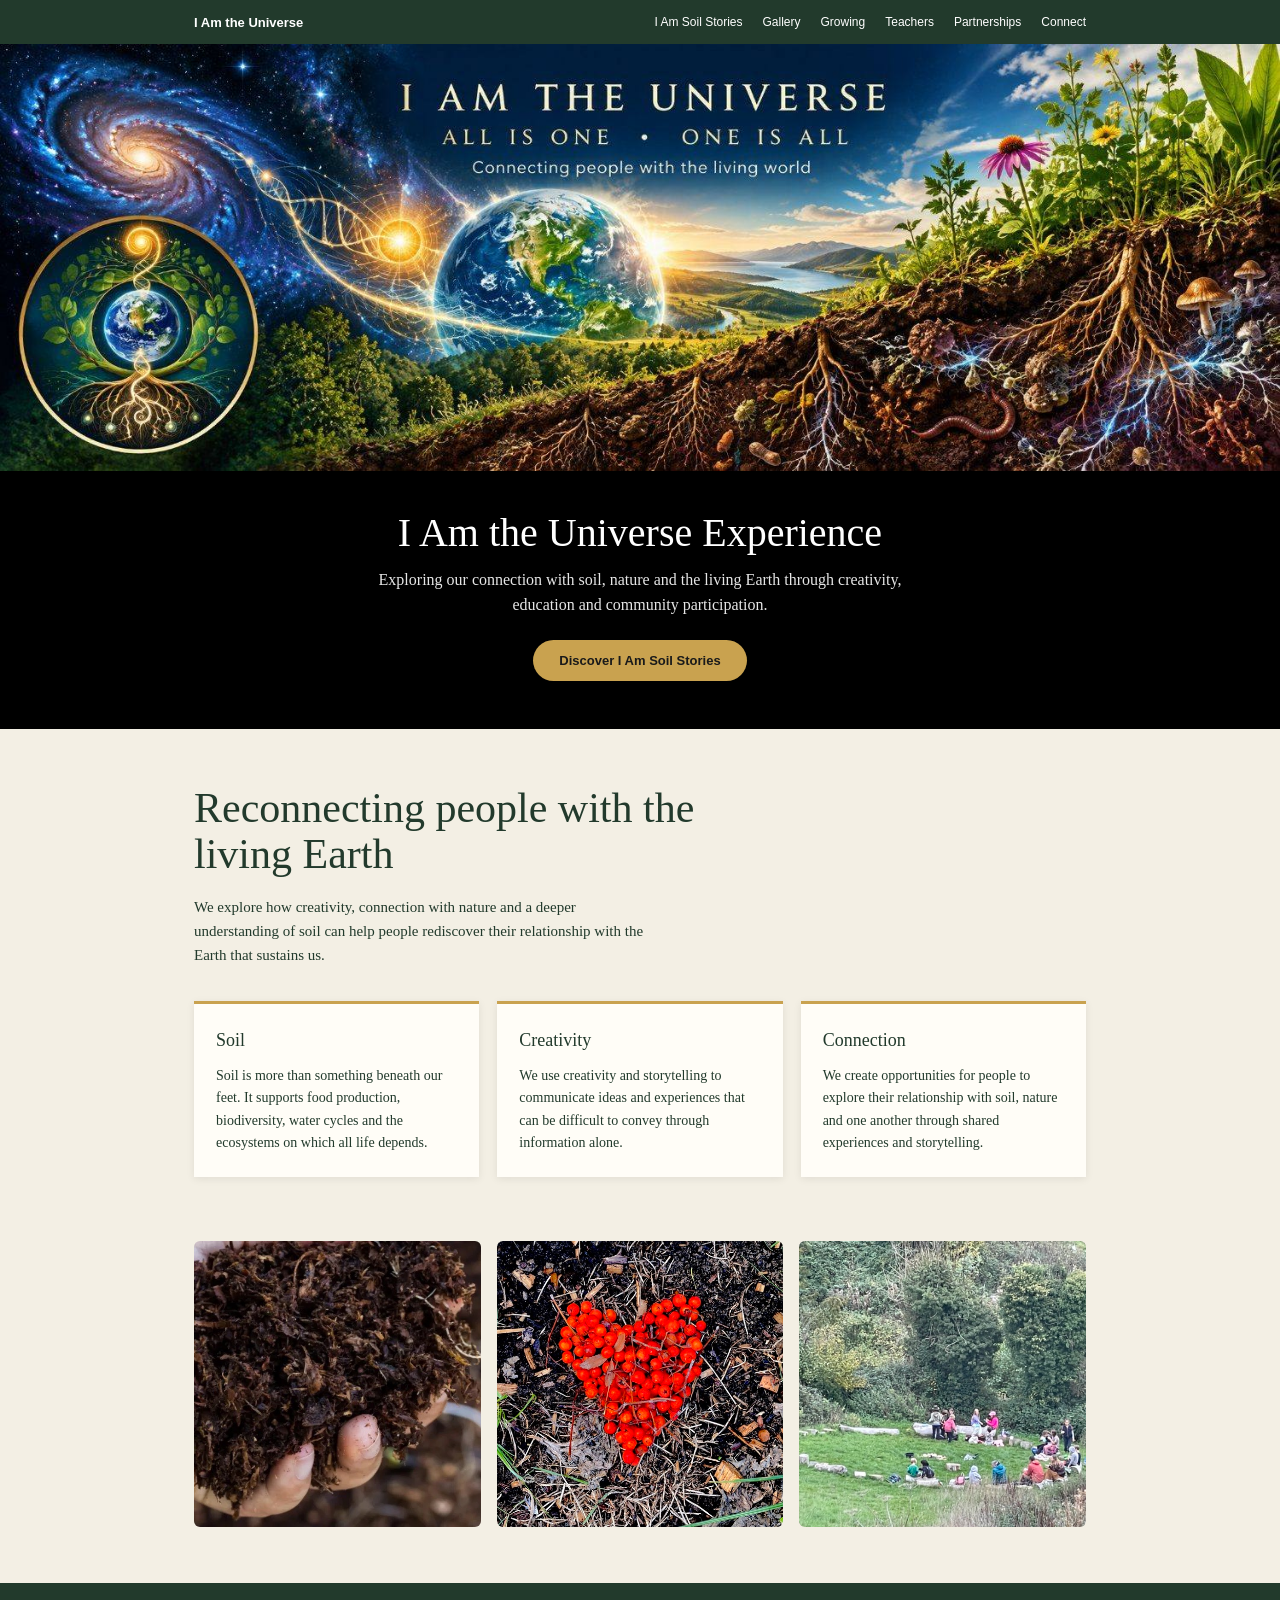
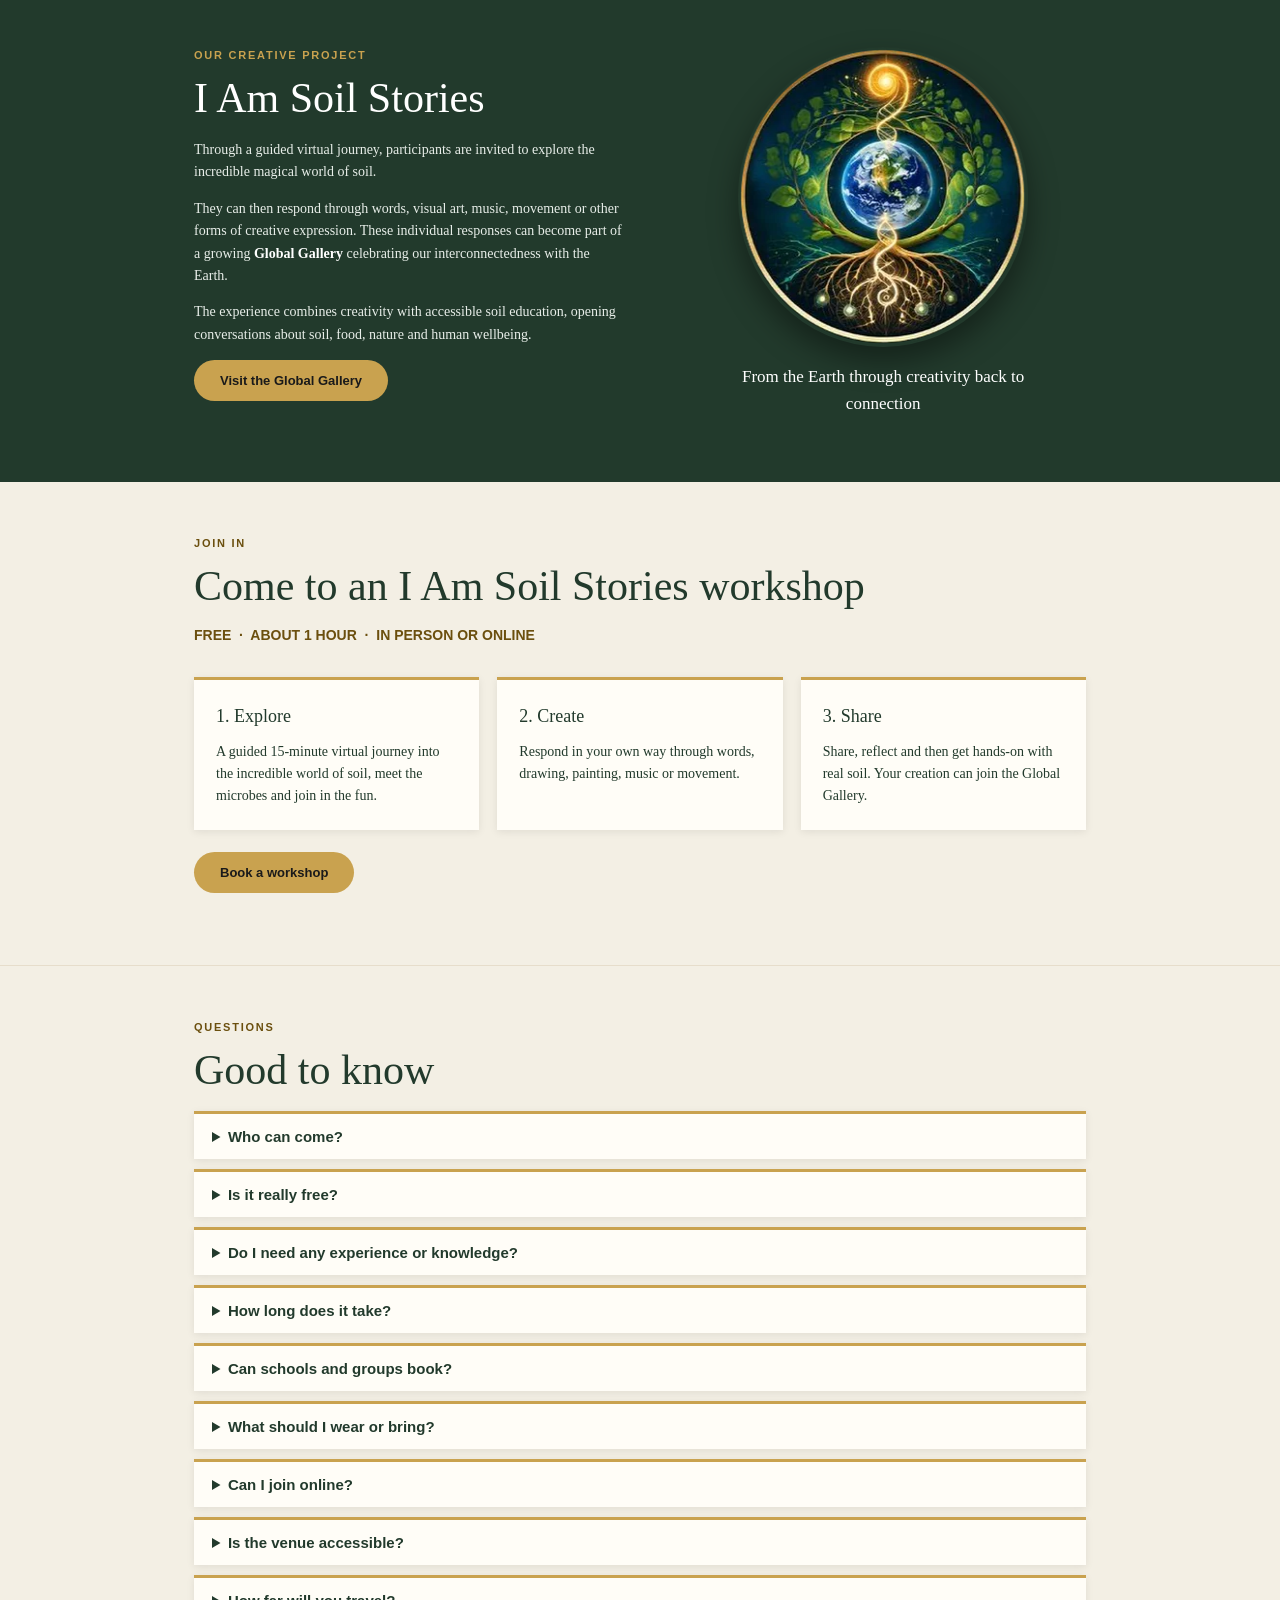
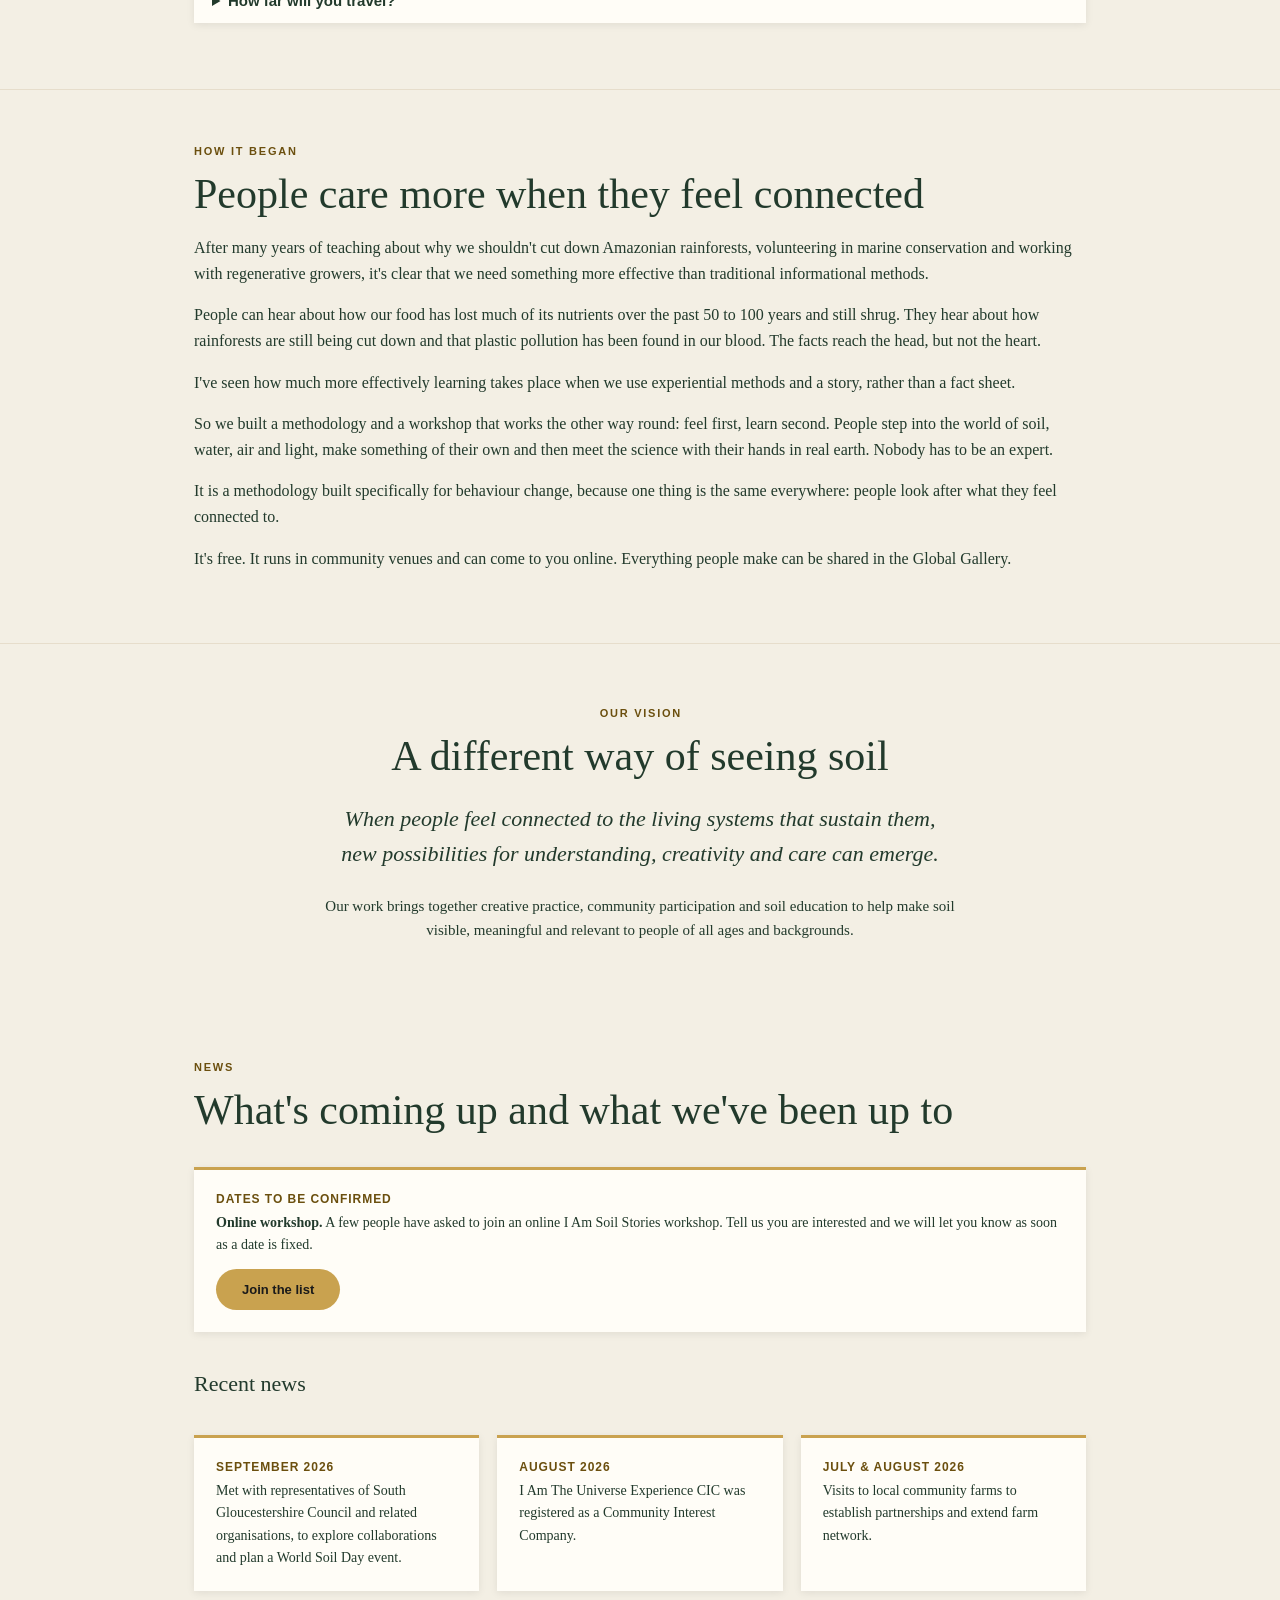
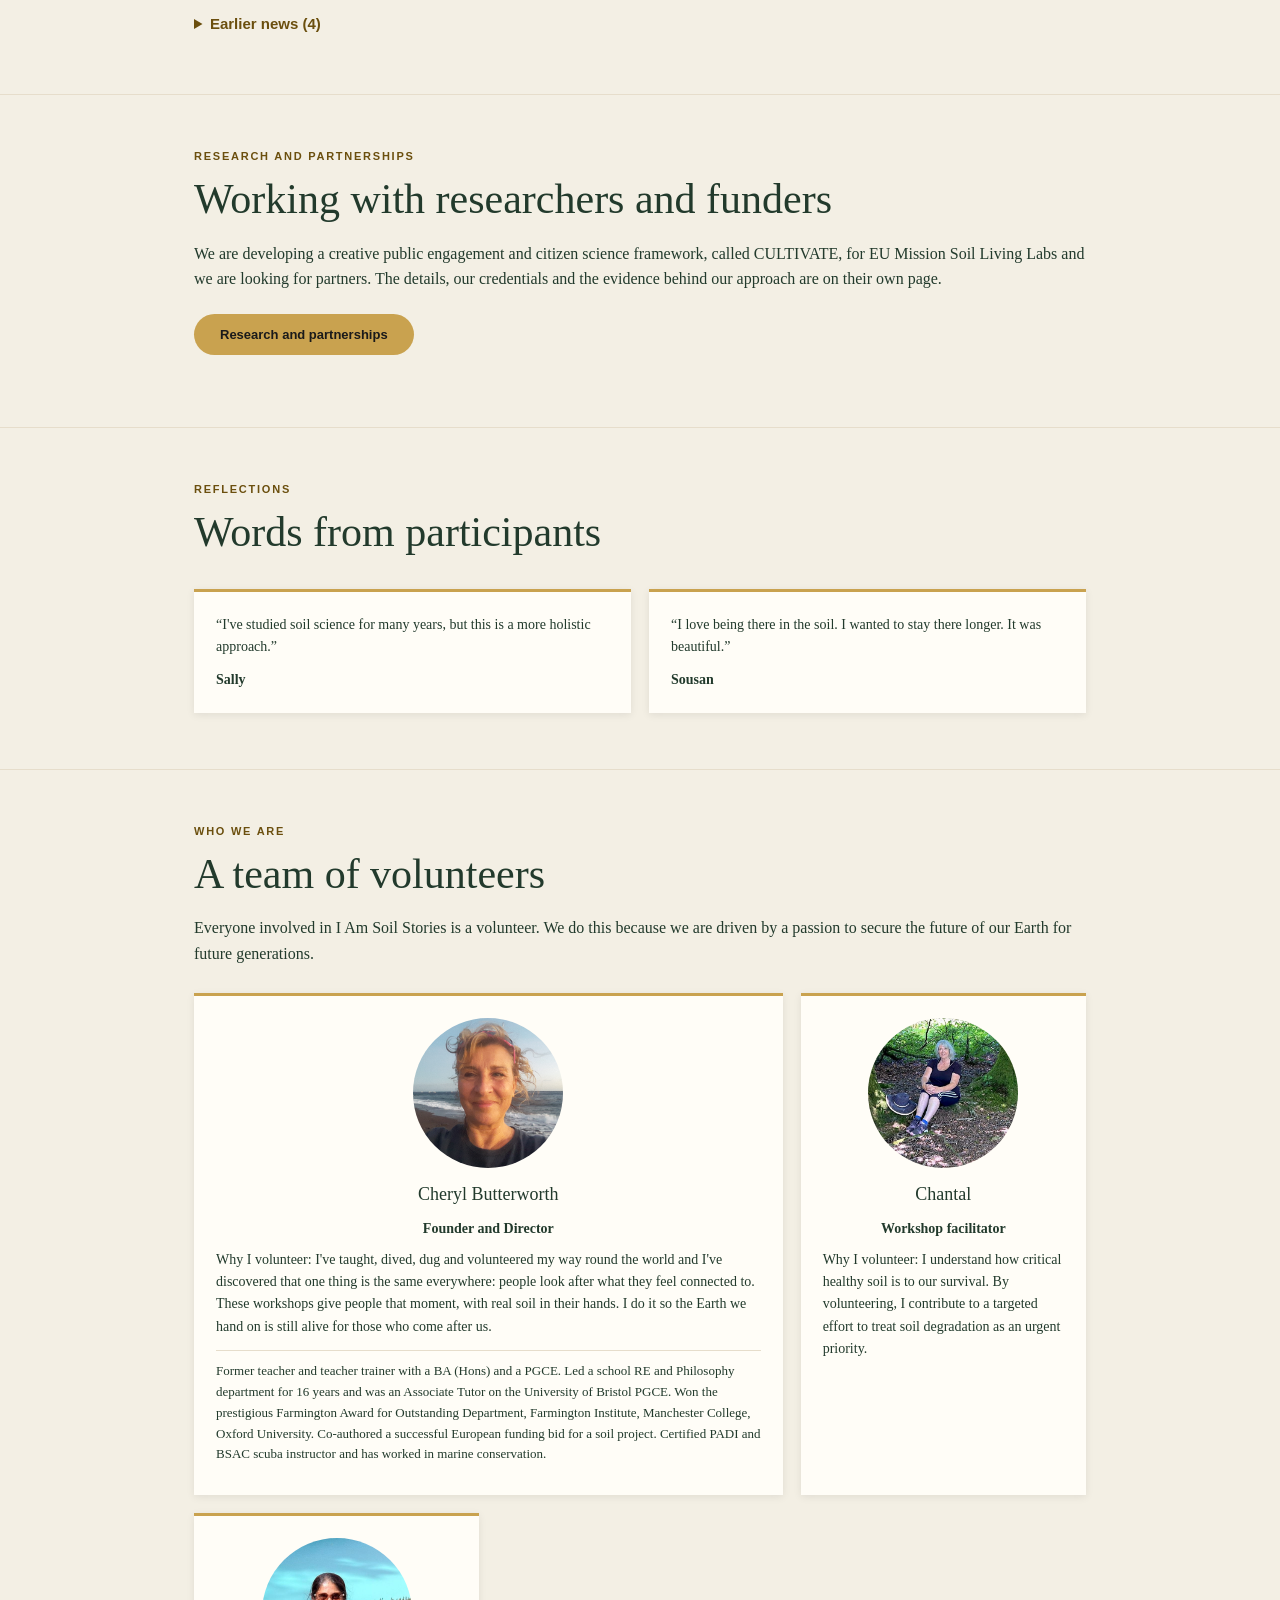
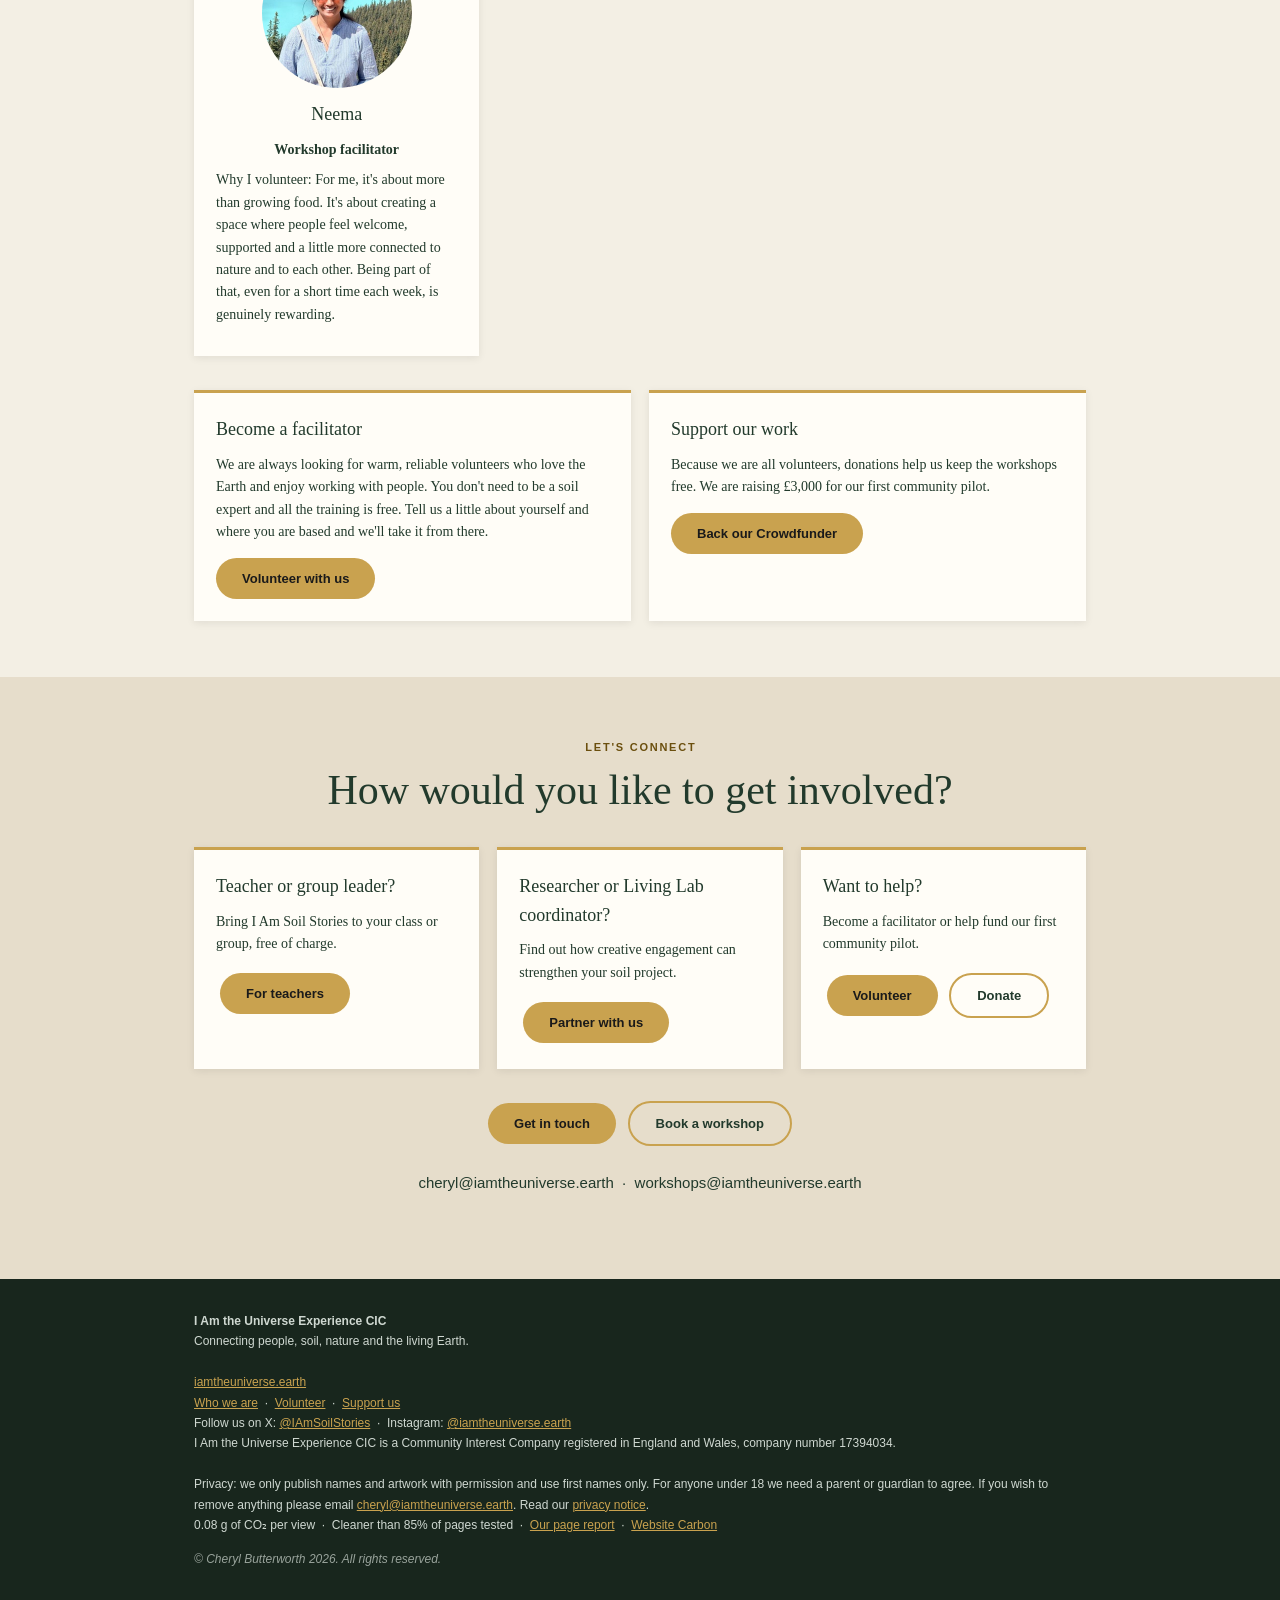
<file: index.html>
<!DOCTYPE html>
<html lang="en-GB">
<head>
<meta charset="utf-8">
<meta name="viewport" content="width=device-width, initial-scale=1">
<link rel="icon" href="favicon.ico" sizes="any">
<link rel="icon" type="image/png" sizes="32x32" href="favicon-32.png">
<link rel="apple-touch-icon" href="apple-touch-icon.png">
<title>I Am the Universe Experience · I Am Soil Stories</title>
<meta name="description" content="I Am the Universe Experience explores our connection with soil, nature and the living Earth through creativity, education and community participation.">
<meta property="og:type" content="website">
<meta property="og:title" content="I Am the Universe Experience">
<meta property="og:description" content="Reconnecting people with the living Earth through creativity, education and community participation. Home of I Am Soil Stories.">
<meta property="og:image" content="https://iamtheuniverse.earth/images/banner.jpg">
<meta property="og:url" content="https://iamtheuniverse.earth/">
<meta name="twitter:card" content="summary_large_image">
<link rel="canonical" href="https://iamtheuniverse.earth/">
<style>
:root{--dg:#223a2c;--gold:#c9a24f;--cream:#f3efe4;--ink:#223a2c;--beige:#e6ddcb;--deep:#18261d}
*{box-sizing:border-box}
html{scroll-behavior:smooth}
body{margin:0;font-family:Georgia,'Times New Roman',serif;color:var(--ink);background:var(--cream);line-height:1.6}
.w{max-width:940px;margin:0 auto;padding:0 24px}
.label{font:bold 11px/1 Arial,Helvetica,sans-serif;letter-spacing:.16em;text-transform:uppercase;color:#6b4f0e;margin:0 0 14px}
.story .label,.top .label{color:var(--gold)}
h1,h2{font-weight:normal;line-height:1.1;margin:0 0 18px}
h2{font-size:clamp(30px,5vw,42px)}
.btn{display:inline-block;background:var(--gold);color:#1a1a1a;font:bold 13px Arial,Helvetica,sans-serif;padding:13px 26px;border-radius:30px;text-decoration:none}
nav{background:var(--dg);color:#fff;font:12px Arial,Helvetica,sans-serif;position:sticky;top:0;z-index:5}
nav .w{display:flex;justify-content:space-between;align-items:center;height:44px}
nav a{color:#fff;text-decoration:none;margin-left:20px}
nav b{font-size:12px}
.hero{background:#000;color:#fff;text-align:center;padding:70px 0 90px;overflow:hidden}
.ring{width:min(600px,92vw);margin:0 auto;padding:40px 20px 30px;border:1px solid #1c1c1c;border-radius:50%;box-shadow:0 0 0 40px #050505,0 0 0 41px #111}
.star{color:var(--gold);font-size:34px;line-height:1}
.hero h1{font-size:clamp(44px,10vw,74px);margin:10px 0 18px}
.hero p{max-width:440px;margin:0 auto 26px;color:#e6e6e6;font-size:16px}
.intro{padding:56px 0 64px}
.intro h2{max-width:560px}
.intro .sub{max-width:460px;font-size:15px}
.cards{display:grid;grid-template-columns:repeat(auto-fit,minmax(230px,1fr));gap:18px;margin-top:34px}
.card{background:#fffdf7;border-top:3px solid var(--gold);padding:22px;box-shadow:0 2px 8px rgba(0,0,0,.08);font-size:14px}
.card h3{font-weight:normal;font-size:18px;margin:0 0 10px}
.card p{margin:0}
.story{background:var(--dg);color:#fff;padding:64px 0}
.story .w{display:grid;grid-template-columns:1.1fr 1fr;gap:40px;align-items:center}
.story p{font-size:14px;color:#e8eee9;max-width:430px}
.story b{color:#fff}
.orb{aspect-ratio:1;max-width:340px;width:100%;margin:0 auto;border-radius:50%;background:radial-gradient(circle,#c9a24f 0 9%,#5b7a58 9% 30%,#3d5c45 30% 55%,#2d4a37 55%);box-shadow:0 14px 30px rgba(0,0,0,.4);display:flex;align-items:center;justify-content:center;text-align:center;padding:20%;font-size:17px}
.vision{padding:64px 0;text-align:center}
.vision blockquote{font-style:italic;font-size:22px;max-width:620px;margin:22px auto}
.vision p{font-size:15px;max-width:640px;margin:0 auto}
.connect{background:var(--beige);text-align:center;padding:64px 0}
.connect p{max-width:520px;margin:0 auto 24px;font-size:15px}
.connect .btn{margin:4px}
.connect .alt{background:none;border:2px solid var(--gold);color:var(--ink)}
footer{background:var(--deep);color:#cfd8d1;font:12px/1.7 Arial,Helvetica,sans-serif;padding:32px 0}
footer a{color:var(--gold)}
footer i{display:block;margin-top:14px;opacity:.7}
@media(max-width:720px){.story .w{grid-template-columns:1fr}nav a{margin-left:12px}}
.hero{background:linear-gradient(rgba(0,0,0,.68),rgba(0,0,0,.68)),url(images/hero.jpg) center/cover no-repeat #000}
.photos{padding:0 0 56px}
.strip{display:grid;grid-template-columns:repeat(auto-fit,minmax(260px,1fr));gap:16px}
.strip figure{margin:0}
/* HOME PHOTOS ARE SQUARE: please leave the next line exactly as it is */
.strip img{width:100%;height:auto;aspect-ratio:1/1;object-fit:cover;display:block;border-radius:6px}
.banner img{width:100%;height:auto;display:block}
.lead{background:#000;color:#fff;text-align:center;padding:40px 0 48px}
.lead h1{font-size:clamp(28px,6vw,40px);margin:0 0 12px}
.lead p{max-width:560px;margin:0 auto 22px;color:#e6e6e6;font-size:16px}
.emb{max-width:290px;margin:0 auto;text-align:center}
.emb img{width:100%;border-radius:50%;box-shadow:0 14px 30px rgba(0,0,0,.4);display:block}
.emb p{font-size:17px;margin:16px 0 0;color:#fff}
.work{padding:56px 0;border-bottom:1px solid var(--beige)}
.facts{font:bold 14px Arial,Helvetica,sans-serif;color:#6b4f0e;margin:6px 0 0}
.em{font:14px Arial,Helvetica,sans-serif;margin-top:18px}
.em a{color:var(--ink)}
/* label fix: stop section paragraph rules from resizing the small headings */
section p.label,header p.label{font:bold 11px/1 Arial,Helvetica,sans-serif;letter-spacing:.16em;margin:0 0 14px;max-width:none;color:#6b4f0e}
.story p.label,.top p.label{color:var(--gold)}
.vision p.label,.connect p.label,.top p.label{text-indent:.16em}
.vision .w{text-align:center}
.vision h2,.vision blockquote,.vision p{text-align:center;margin-left:auto;margin-right:auto}
.vision h2{margin-bottom:18px}
.vision blockquote{padding:0}
nav .brand{margin-left:0;font-weight:bold;font-size:13px}
nav .links a{white-space:nowrap}
@media(max-width:720px){
nav .w{height:auto;padding:4px 8px}
nav .brand{display:none}
nav .links{display:flex;justify-content:space-between;width:100%}
nav .links a{margin:0;padding:13px 7px;font-size:13px}
}
@media(max-width:359px){
nav .links a{padding:13px 4px;font-size:12px}
}
.skip{position:absolute;left:-999px;top:8px;background:#fff;color:#000;padding:10px 16px;border-radius:6px;font:bold 14px Arial,sans-serif;z-index:99}
.skip:focus{left:8px}
a:focus-visible,.btn:focus-visible,figure:focus-visible{outline:3px solid #c9a24f;outline-offset:3px}
@media(prefers-reduced-motion:reduce){html{scroll-behavior:auto}}
.faq details{background:#fffdf7;border-top:3px solid var(--gold);padding:14px 18px;margin-bottom:10px;box-shadow:0 2px 8px rgba(0,0,0,.08)}
.faq summary{cursor:pointer;font:bold 15px Arial,Helvetica,sans-serif}
.faq p{margin:10px 0 0;font-size:15px}
.team img{width:100%;height:auto;aspect-ratio:1;object-fit:cover;border-radius:6px;margin-bottom:12px;display:block}
.team p{margin:0 0 8px}
.team .creds{font-size:13px;border-top:1px solid var(--beige);padding-top:10px;margin-top:12px}
.card .d{font:bold 12px Arial,Helvetica,sans-serif;letter-spacing:.08em;text-transform:uppercase;color:#6b4f0e;margin:0 0 6px}
.card .more{display:inline-block;margin-top:8px;font:bold 13px Arial,sans-serif}
.morenews{margin-top:18px}
.morenews summary{cursor:pointer;font:bold 15px Arial,Helvetica,sans-serif;color:#6b4f0e;padding:6px 0}
.morenews .cards{margin-top:16px}
.sub2{font-size:15px;margin:0 0 14px}
@media(max-width:720px){nav .links{flex-wrap:wrap;justify-content:center}nav .links a{padding:13px 9px}}
.team-grid{display:grid;grid-template-columns:repeat(auto-fill,minmax(240px,1fr));gap:18px;margin:26px 0}
.team-grid .team img{width:150px;height:150px;aspect-ratio:1;border-radius:50%;object-fit:cover;margin:0 auto 12px;display:block}
.team-grid .team h3,.team-grid .team>p:nth-of-type(1){text-align:center}
.team-grid .team.wide{grid-column:span 2}
@media(max-width:620px){.team-grid .team.wide{grid-column:auto}}
.connect .card p{margin:0;max-width:none;font-size:14px}
</style>
<script>function chk(){var s=document.querySelector('.strip');if(s&&!s.children.length)s.parentNode.parentNode.style.display='none'}</script>
<meta name="theme-color" content="#223a2c">
<script type="application/ld+json">{"@context":"https://schema.org","@type":"Organization","name":"I Am the Universe Experience","legalName":"I Am The Universe Experience CIC","url":"https://iamtheuniverse.earth/","logo":"https://iamtheuniverse.earth/images/logo.png","description":"Reconnecting people with the living Earth through creativity, education and community participation. Home of I Am Soil Stories.","email":"cheryl@iamtheuniverse.earth","founder":{"@type":"Person","name":"Cheryl Butterworth"},"sameAs":["https://x.com/IAmSoilStories","https://www.instagram.com/iamtheuniverse.earth/"]}</script>
</head>
<body>
<a class="skip" href="#main">Skip to content</a>
<nav aria-label="Main"><div class="w"><a class="brand" href="index.html">I Am the Universe</a><div class="links"><a href="#stories">I Am Soil Stories</a><a href="gallery.html">Gallery</a><a href="green-social-prescribing.html">Growing</a><a href="teachers.html">Teachers</a><a href="partnerships.html">Partnerships</a><a href="#connect">Connect</a></div></div></nav>

<header class="banner"><img width="1500" height="500" fetchpriority="high" srcset="images/banner-750.jpg 750w, images/banner.jpg 1500w" sizes="100vw" src="images/banner.jpg" alt="I Am the Universe: all is one, one is all. Connecting people with the living world. A spiral galaxy, the Earth and a cross-section of living soil with roots, mushrooms and a worm."></header>
<main id="main">
<section class="lead"><div class="w">
<h1>I Am the Universe Experience</h1>
<p>Exploring our connection with soil, nature and the living Earth through creativity, education and community participation.</p>
<a class="btn" href="#stories">Discover I Am Soil Stories</a>
</div></section>

<section class="intro" id="about"><div class="w">
<h2>Reconnecting people with the living Earth</h2>
<p class="sub">We explore how creativity, connection with nature and a deeper understanding of soil can help people rediscover their relationship with the Earth that sustains us.</p>
<div class="cards">
<div class="card"><h3>Soil</h3><p>Soil is more than something beneath our feet. It supports food production, biodiversity, water cycles and the ecosystems on which all life depends.</p></div>
<div class="card"><h3>Creativity</h3><p>We use creativity and storytelling to communicate ideas and experiences that can be difficult to convey through information alone.</p></div>
<div class="card"><h3>Connection</h3><p>We create opportunities for people to explore their relationship with soil, nature and one another through shared experiences and storytelling.</p></div>
</div></div></section>

<section class="photos"><div class="w"><div class="strip"><figure><img src="images/home-1.jpg" width="480" height="480" alt="A handful of dark, crumbly healthy soil held in an open hand" loading="lazy" onerror="this.parentNode.remove();chk()"></figure><figure><img src="images/home-2.jpg" width="480" height="480" alt="Art work made from soil and petals in the shape of a heart" loading="lazy" onerror="this.parentNode.remove();chk()"></figure><figure><img src="images/home-3.jpg" width="480" height="480" alt="A group of people sitting together in a grassy circle on a farm" loading="lazy" onerror="this.parentNode.remove();chk()"></figure></div></div></section>

<section class="story" id="stories"><div class="w">
<div>
<p class="label">Our creative project</p>
<h2>I Am Soil Stories</h2>
<p>Through a guided virtual journey, participants are invited to explore the incredible magical world of soil.</p>
<p>They can then respond through words, visual art, music, movement or other forms of creative expression. These individual responses can become part of a growing <b>Global Gallery</b> celebrating our interconnectedness with the Earth.</p>
<p>The experience combines creativity with accessible soil education, opening conversations about soil, food, nature and human wellbeing.</p>
<p><a class="btn" href="gallery.html">Visit the Global Gallery</a></p>
</div>
<div class="emb"><img src="images/logo.webp" width="300" height="300" alt="I Am the Universe emblem: the Earth held within a tree with roots and a golden spiral"><p>From the Earth through creativity back to connection</p></div>
</div></section>

<section class="work" id="workshops"><div class="w">
<p class="label">Join in</p>
<h2>Come to an I Am Soil Stories workshop</h2>
<p class="facts">FREE &nbsp;·&nbsp; ABOUT 1 HOUR &nbsp;·&nbsp; IN PERSON OR ONLINE</p>
<div class="cards">
<div class="card"><h3>1. Explore</h3><p>A guided 15-minute virtual journey into the incredible world of soil, meet the microbes and join in the fun.</p></div>
<div class="card"><h3>2. Create</h3><p>Respond in your own way through words, drawing, painting, music or movement.</p></div>
<div class="card"><h3>3. Share</h3><p>Share, reflect and then get hands-on with real soil. Your creation can join the Global Gallery.</p></div>
</div>
<p style="margin-top:22px"><a class="btn" href="mailto:workshops@iamtheuniverse.earth?subject=Workshop%20booking">Book a workshop</a></p>
</div></section>

<section class="work" id="faq"><div class="w">
<p class="label">Questions</p>
<h2>Good to know</h2>
<div class="faq">
<details><summary>Who can come?</summary><p>Anyone from 5 to any age. Children, adults and mixed groups all work well.</p></details>
<details><summary>Is it really free?</summary><p>Yes. Everyone who runs the workshops is a volunteer.</p></details>
<details><summary>Do I need any experience or knowledge?</summary><p>No. No previous knowledge or experience is needed.</p></details>
<details><summary>How long does it take?</summary><p>About 1 hour, but we can offer more fascinating activities and experiments to extend the fun and learning.</p></details>
<details><summary>Can schools and groups book?</summary><p>Yes. Schools, community groups, farms and workplaces are all welcome and it is free for everyone. Email <a href="mailto:workshops@iamtheuniverse.earth">workshops@iamtheuniverse.earth</a> and we'll find a date that suits you.</p></details>
<details><summary>What should I wear or bring?</summary><p>Nothing special. If we are outdoors, dress for the weather.</p></details>
<details><summary>Can I join online?</summary><p>Yes. Many of our sessions run online.</p></details>
<details><summary>Is the venue accessible?</summary><p>We aim to use accessible venues, but can't always promise step-free access. Tell us what you need and we'll do our best.</p></details>
<details><summary>How far will you travel?</summary><p>Our facilitators can usually travel about an hour from their home area. Ask us who is nearest to you.</p></details>
</div>
</div></section>


<section class="work" id="how-it-began">
  <div class="w">
    <p class="label">How it began</p>
    <h2>People care more when they feel connected</h2>
    <p>After many years of teaching about why we shouldn't cut down Amazonian rainforests, volunteering in marine conservation and working with regenerative growers, it's clear that we need something more effective than traditional informational methods.</p>
    <p>People can hear about how our food has lost much of its nutrients over the past 50 to 100 years and still shrug. They hear about how rainforests are still being cut down and that plastic pollution has been found in our blood. The facts reach the head, but not the heart.</p>
    <p>I've seen how much more effectively learning takes place when we use experiential methods and a story, rather than a fact sheet.</p>
    <p>So we built a methodology and a workshop that works the other way round: feel first, learn second. People step into the world of soil, water, air and light, make something of their own and then meet the science with their hands in real earth. Nobody has to be an expert.</p>
    <p>It is a methodology built specifically for behaviour change, because one thing is the same everywhere: people look after what they feel connected to.</p>
    <p>It's free. It runs in community venues and can come to you online. Everything people make can be shared in the Global Gallery.</p>
</div></section>

     
<section class="vision"><div class="w">
<p class="label">Our vision</p>
<h2>A different way of seeing soil</h2>
<blockquote>When people feel connected to the living systems that sustain them, new possibilities for understanding, creativity and care can emerge.</blockquote>
<p>Our work brings together creative practice, community participation and soil education to help make soil visible, meaningful and relevant to people of all ages and backgrounds.</p>
</div></section>

<section class="work" id="news"><div class="w">
<p class="label">News</p>
<h2>What's coming up and what we've been up to</h2>
<div id="upcoming" class="cards"></div>
<h3 style="font-weight:normal;font-size:22px;margin:34px 0 14px">Recent news</h3>
<div id="newslist" class="cards"></div>
<details class="morenews" id="morenews" style="display:none"><summary id="moresum">Earlier news</summary><div id="moreitems" class="cards"></div></details>
<noscript><p>Please turn on JavaScript to see our latest news.</p></noscript>
</div></section>

<section class="work" id="research"><div class="w">
<p class="label">Research and partnerships</p>
<h2>Working with researchers and funders</h2>
<p>We are developing a creative public engagement and citizen science framework, called CULTIVATE, for EU Mission Soil Living Labs and we are looking for partners. The details, our credentials and the evidence behind our approach are on their own page.</p>
<p style="margin-top:22px"><a class="btn" href="partnerships.html">Research and partnerships</a></p>
</div></section>

<section class="work" id="reflections"><div class="w">
<p class="label">Reflections</p>
<h2>Words from participants</h2>
<div class="cards">
<div class="card"><p>&ldquo;I've studied soil science for many years, but this is a more holistic approach.&rdquo;</p><p style="margin-top:10px"><b>Sally</b></p></div>
<div class="card"><p>&ldquo;I love being there in the soil. I wanted to stay there longer. It was beautiful.&rdquo;</p><p style="margin-top:10px"><b>Sousan</b></p></div>
</div></div></section>

<section class="work" id="who-we-are"><div class="w">
<p class="label">Who we are</p>
<h2>A team of volunteers</h2>
<p>Everyone involved in I Am Soil Stories is a volunteer. We do this because we are driven by a passion to secure the future of our Earth for future generations.</p>
<div class="team-grid">
<div class="card team wide"><img src="images/team-cheryl.jpg" width="600" height="600" loading="lazy" alt="Cheryl Butterworth smiling on a windswept beach"><h3>Cheryl Butterworth</h3><p><b>Founder and Director</b></p><p>Why I volunteer: I've taught, dived, dug and volunteered my way round the world and I've discovered that one thing is the same everywhere: people look after what they feel connected to. These workshops give people that moment, with real soil in their hands. I do it so the Earth we hand on is still alive for those who come after us.</p><p class="creds">Former teacher and teacher trainer with a BA (Hons) and a PGCE. Led a school RE and Philosophy department for 16 years and was an Associate Tutor on the University of Bristol PGCE. Won the prestigious Farmington Award for Outstanding Department, Farmington Institute, Manchester College, Oxford University. Co-authored a successful European funding bid for a soil project. Certified PADI and BSAC scuba instructor and has worked in marine conservation.</p></div>
<div class="card team"><img src="images/team-chantal.jpg" width="600" height="600" loading="lazy" alt="Chantal, workshop facilitator, smiling in a beautiful green forest"><h3>Chantal</h3><p><b>Workshop facilitator</b></p><p>Why I volunteer: I understand how critical healthy soil is to our survival. By volunteering, I contribute to a targeted effort to treat soil degradation as an urgent priority.</p></div>
<div class="card team"><img src="images/team-neema.jpg" width="600" height="600" loading="lazy" alt="Neema, workshop facilitator, smiling in front of a turquoise mountain lake"><h3>Neema</h3><p><b>Workshop facilitator</b></p><p>Why I volunteer: For me, it's about more than growing food. It's about creating a space where people feel welcome, supported and a little more connected to nature and to each other. Being part of that, even for a short time each week, is genuinely rewarding.</p></div>
</div>
<!-- MORE FACILITATOR PROFILES: add one card per person once they have given a photo, their words and permission (Nirma, Chantal, Simone, Belinda, Sarah).
     Copy a card above into the cards box, upload their photo as images/team-NAME.jpg and change the name and words. -->
<div class="cards">
<div class="card" id="join-us"><h3>Become a facilitator</h3><p>We are always looking for warm, reliable volunteers who love the Earth and enjoy working with people. You don't need to be a soil expert and all the training is free. Tell us a little about yourself and where you are based and we'll take it from there.</p><p style="margin-top:14px"><a class="btn" href="mailto:cheryl@iamtheuniverse.earth?subject=Facilitator%20enquiry">Volunteer with us</a></p></div>
<div class="card" id="support-us"><h3>Support our work</h3><p>Because we are all volunteers, donations help us keep the workshops free. We are raising £3,000 for our first community pilot.</p><p style="margin-top:14px"><a class="btn" href="https://www.crowdfunder.co.uk/p/help-people-rediscover-their-connection-with-earth">Back our Crowdfunder</a></p></div>
</div>
</div></section>

<section class="connect" id="connect"><div class="w">
<p class="label">Let's connect</p>
<h2>How would you like to get involved?</h2>
<div class="cards" style="text-align:left">
<div class="card"><h3>Teacher or group leader?</h3><p>Bring I Am Soil Stories to your class or group, free of charge.</p><p style="margin-top:14px"><a class="btn" href="teachers.html">For teachers</a></p></div>
<div class="card"><h3>Researcher or Living Lab coordinator?</h3><p>Find out how creative engagement can strengthen your soil project.</p><p style="margin-top:14px"><a class="btn" href="partnerships.html">Partner with us</a></p></div>
<div class="card"><h3>Want to help?</h3><p>Become a facilitator or help fund our first community pilot.</p><p style="margin-top:14px"><a class="btn" href="#join-us">Volunteer</a> <a class="btn alt" href="https://www.crowdfunder.co.uk/p/help-people-rediscover-their-connection-with-earth">Donate</a></p></div>
</div>
<p style="margin-top:28px"><a class="btn" href="mailto:cheryl@iamtheuniverse.earth">Get in touch</a> <a class="btn alt" href="mailto:workshops@iamtheuniverse.earth">Book a workshop</a></p>
<p class="em">cheryl@iamtheuniverse.earth &nbsp;·&nbsp; workshops@iamtheuniverse.earth</p>
</div></section>

</main>

<footer><div class="w">
<b>I Am the Universe Experience CIC</b><br>
Connecting people, soil, nature and the living Earth.<br><br>
<a href="https://iamtheuniverse.earth">iamtheuniverse.earth</a><br><a href="#who-we-are">Who we are</a> &nbsp;·&nbsp; <a href="#join-us">Volunteer</a> &nbsp;·&nbsp; <a href="#support-us">Support us</a><br>Follow us on X: <a href="https://x.com/IAmSoilStories">@IAmSoilStories</a> &nbsp;·&nbsp; Instagram: <a href="https://www.instagram.com/iamtheuniverse.earth/">@iamtheuniverse.earth</a><br>
I Am the Universe Experience CIC is a Community Interest Company registered in England and Wales, company number 17394034.
<br><br>Privacy: we only publish names and artwork with permission and use first names only. For anyone under 18 we need a parent or guardian to agree. If you wish to remove anything please email <a href="mailto:cheryl@iamtheuniverse.earth">cheryl@iamtheuniverse.earth</a>. Read our <a href="privacy.html">privacy notice</a>.<br>0.08 g of CO₂ per view &nbsp;·&nbsp; Cleaner than 85% of pages tested &nbsp;·&nbsp; <a href="https://www.websitecarbon.com/website/iamtheuniverse-earth/">Our page report</a> &nbsp;·&nbsp; <a href="https://websitecarbon.com/">Website Carbon</a><i>© Cheryl Butterworth 2026. All rights reserved.</i>
</div></footer>
<script>
(function(){
var M=['January','February','March','April','May','June','July','August','September','October','November','December'];
function pd(t){var p=t.split('-');return new Date(+p[0],(+p[1]||1)-1,+p[2]||1)}
function lab(d,l){if(l)return l;var p=d.split('-');return p[2]?(+p[2])+' '+M[p[1]-1]+' '+p[0]:M[p[1]-1]+' '+p[0]}
function card(i){var c=document.createElement('div');c.className='card';
 if(i.img){var im=document.createElement('img');im.src=i.img;im.alt='';im.loading='lazy';im.style.cssText='width:100%;height:auto;border-radius:6px;margin-bottom:10px;display:block';c.appendChild(im)}
 var d=document.createElement('p');d.className='d';d.textContent=lab(i.date,i.label);c.appendChild(d);
 var p=document.createElement('p');p.textContent=i.text;c.appendChild(p);
 if(i.link){var a=document.createElement('a');a.href=i.link;a.className='more';a.textContent='Find out more';c.appendChild(a)}
 return c}
function interest(){var c=document.createElement('div');c.className='card';
 c.innerHTML='<p class="d">Dates to be confirmed</p><p><b>Online workshop.</b> A few people have asked to join an online I Am Soil Stories workshop. Tell us you are interested and we will let you know as soon as a date is fixed.</p><p style="margin-top:12px"><a class="btn" href="mailto:workshops@iamtheuniverse.earth?subject=Online%20workshop%20interest">Join the list</a></p>';return c}
fetch('updates.txt',{cache:'no-cache'}).then(function(r){return r.ok?r.text():''}).then(function(t){
 var items=[];t.split(/\r?\n/).forEach(function(l){l=l.trim();if(!l||l.charAt(0)==='#')return;var f=l.split('|').map(function(x){return x.trim()});if(f.length<3)return;
  var dd=f[0].split(/\s+/);var date=dd.shift(),label=dd.join(' ');items.push({date:date,label:label,type:f[1].toLowerCase(),text:f[2],link:f[3]||'',img:f[4]||''})});
 var now=new Date();now.setHours(0,0,0,0);
 function end(i){var p=i.date.split('-');return p[2]?pd(i.date):new Date(+p[0],+p[1],1)}
 var up=items.filter(function(i){return i.type==='event'&&end(i)>=now}).sort(function(a,b){return pd(a.date)-pd(b.date)});
 var past=items.filter(function(i){return up.indexOf(i)<0}).sort(function(a,b){return pd(b.date)-pd(a.date)});
 var u=document.getElementById('upcoming');up.forEach(function(i){u.appendChild(card(i))});u.appendChild(interest());
 var nl=document.getElementById('newslist'),mi=document.getElementById('moreitems');
 past.forEach(function(i,n){(n<3?nl:mi).appendChild(card(i))});
 if(past.length>3){document.getElementById('morenews').style.display='block';document.getElementById('moresum').textContent='Earlier news ('+(past.length-3)+')'}
}).catch(function(){});
})();
</script>
</body>
</html>
</file>
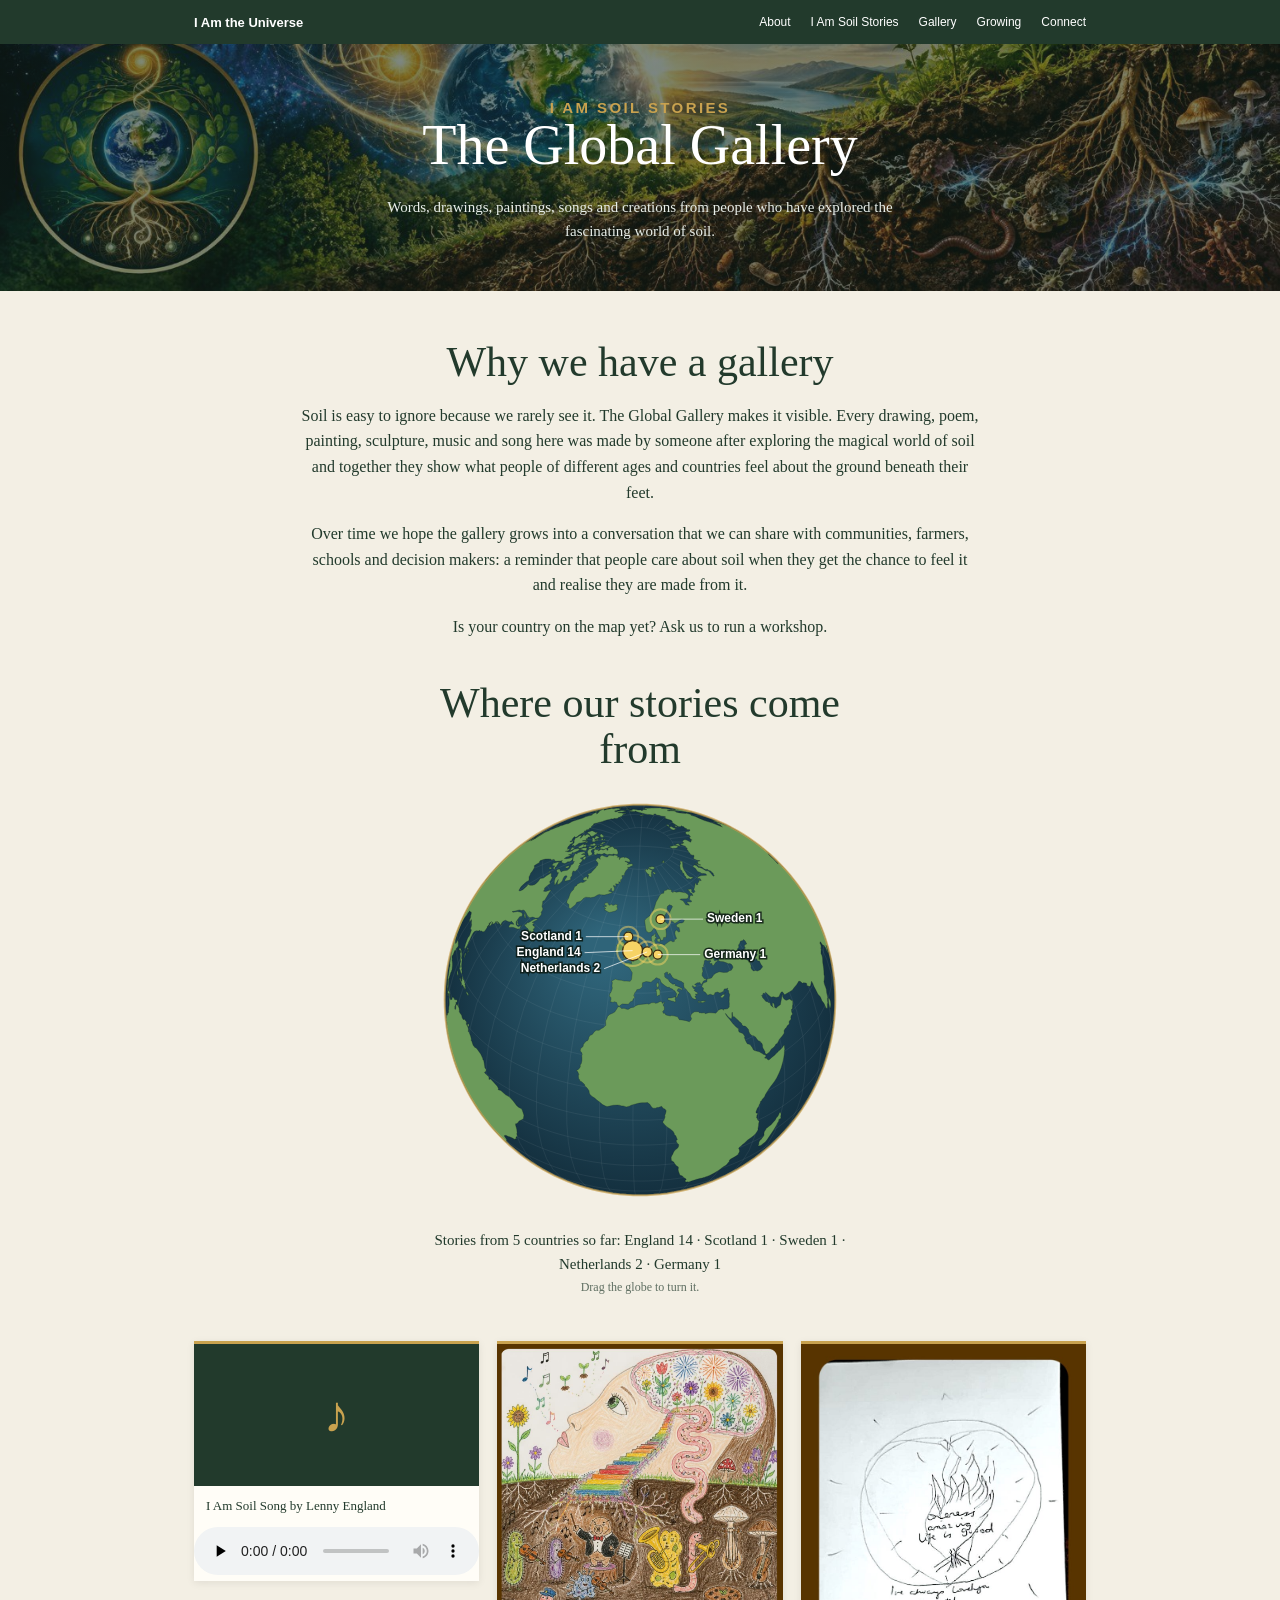
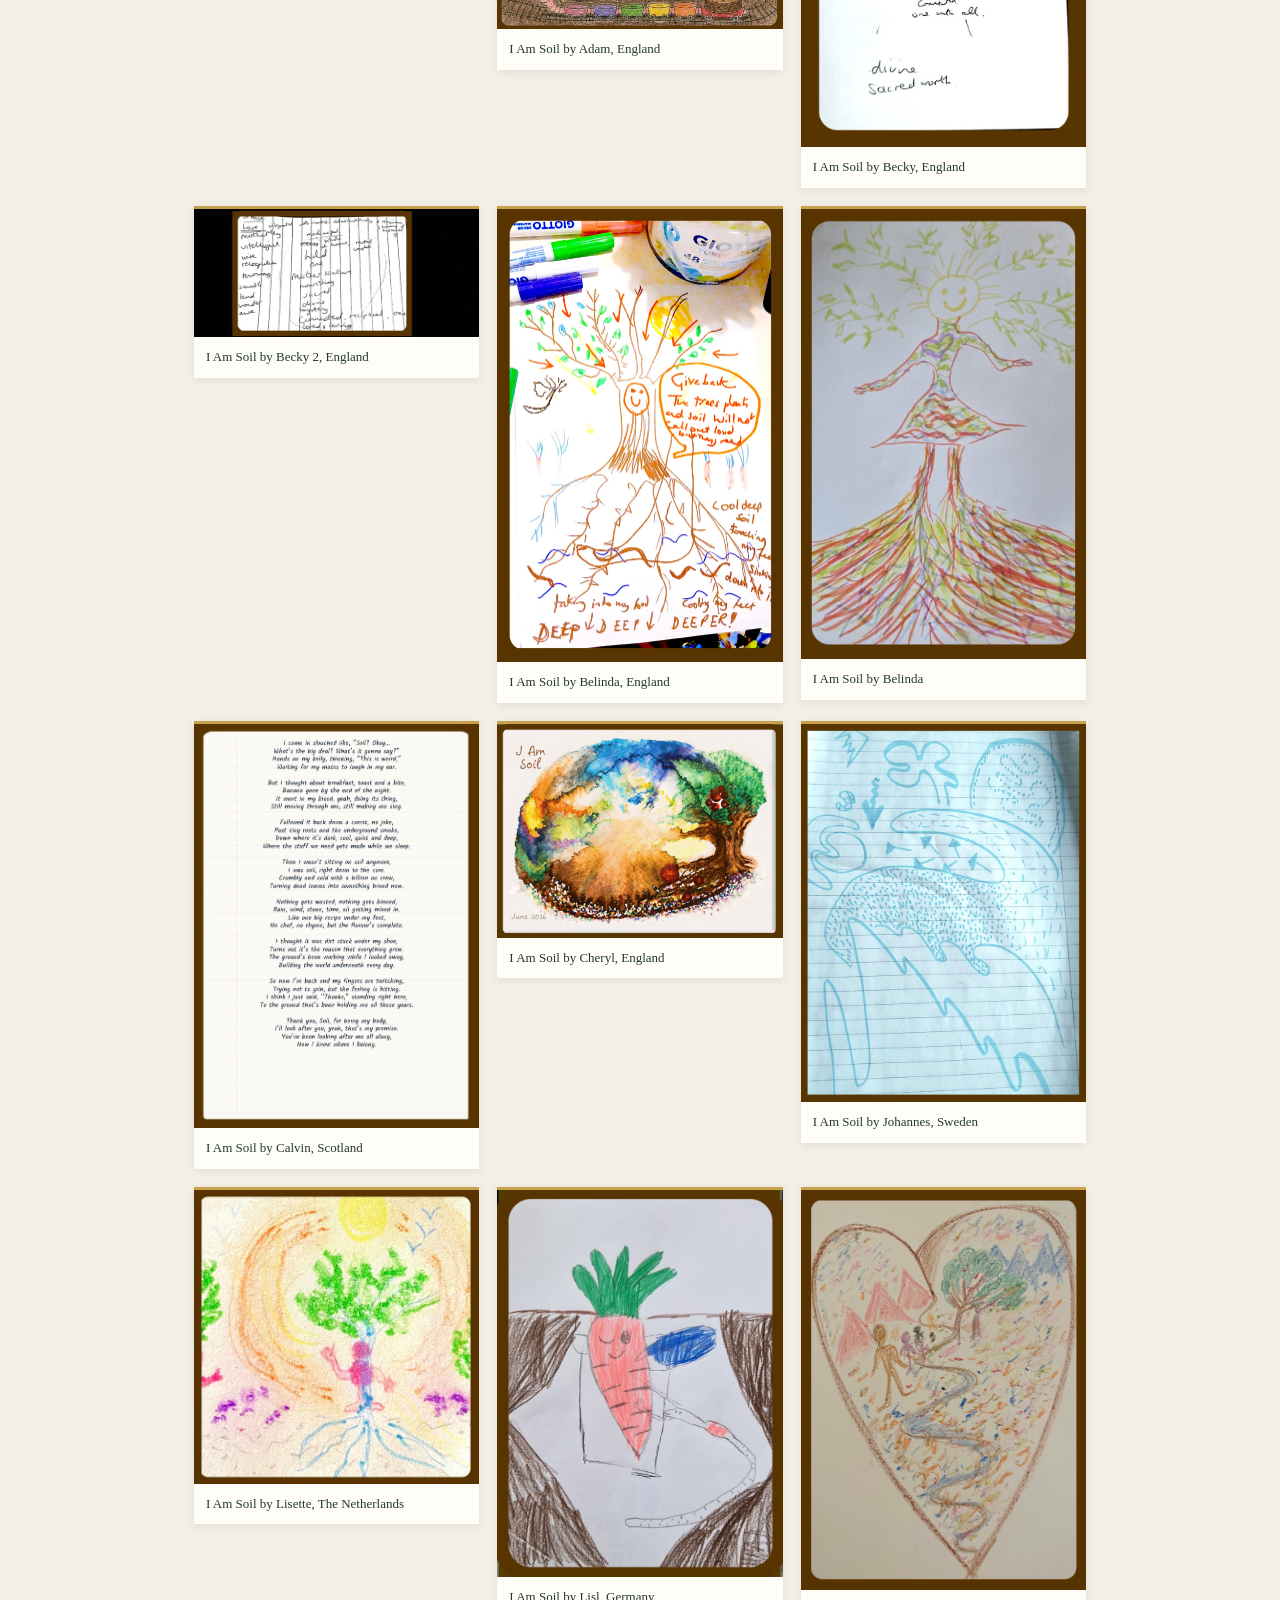
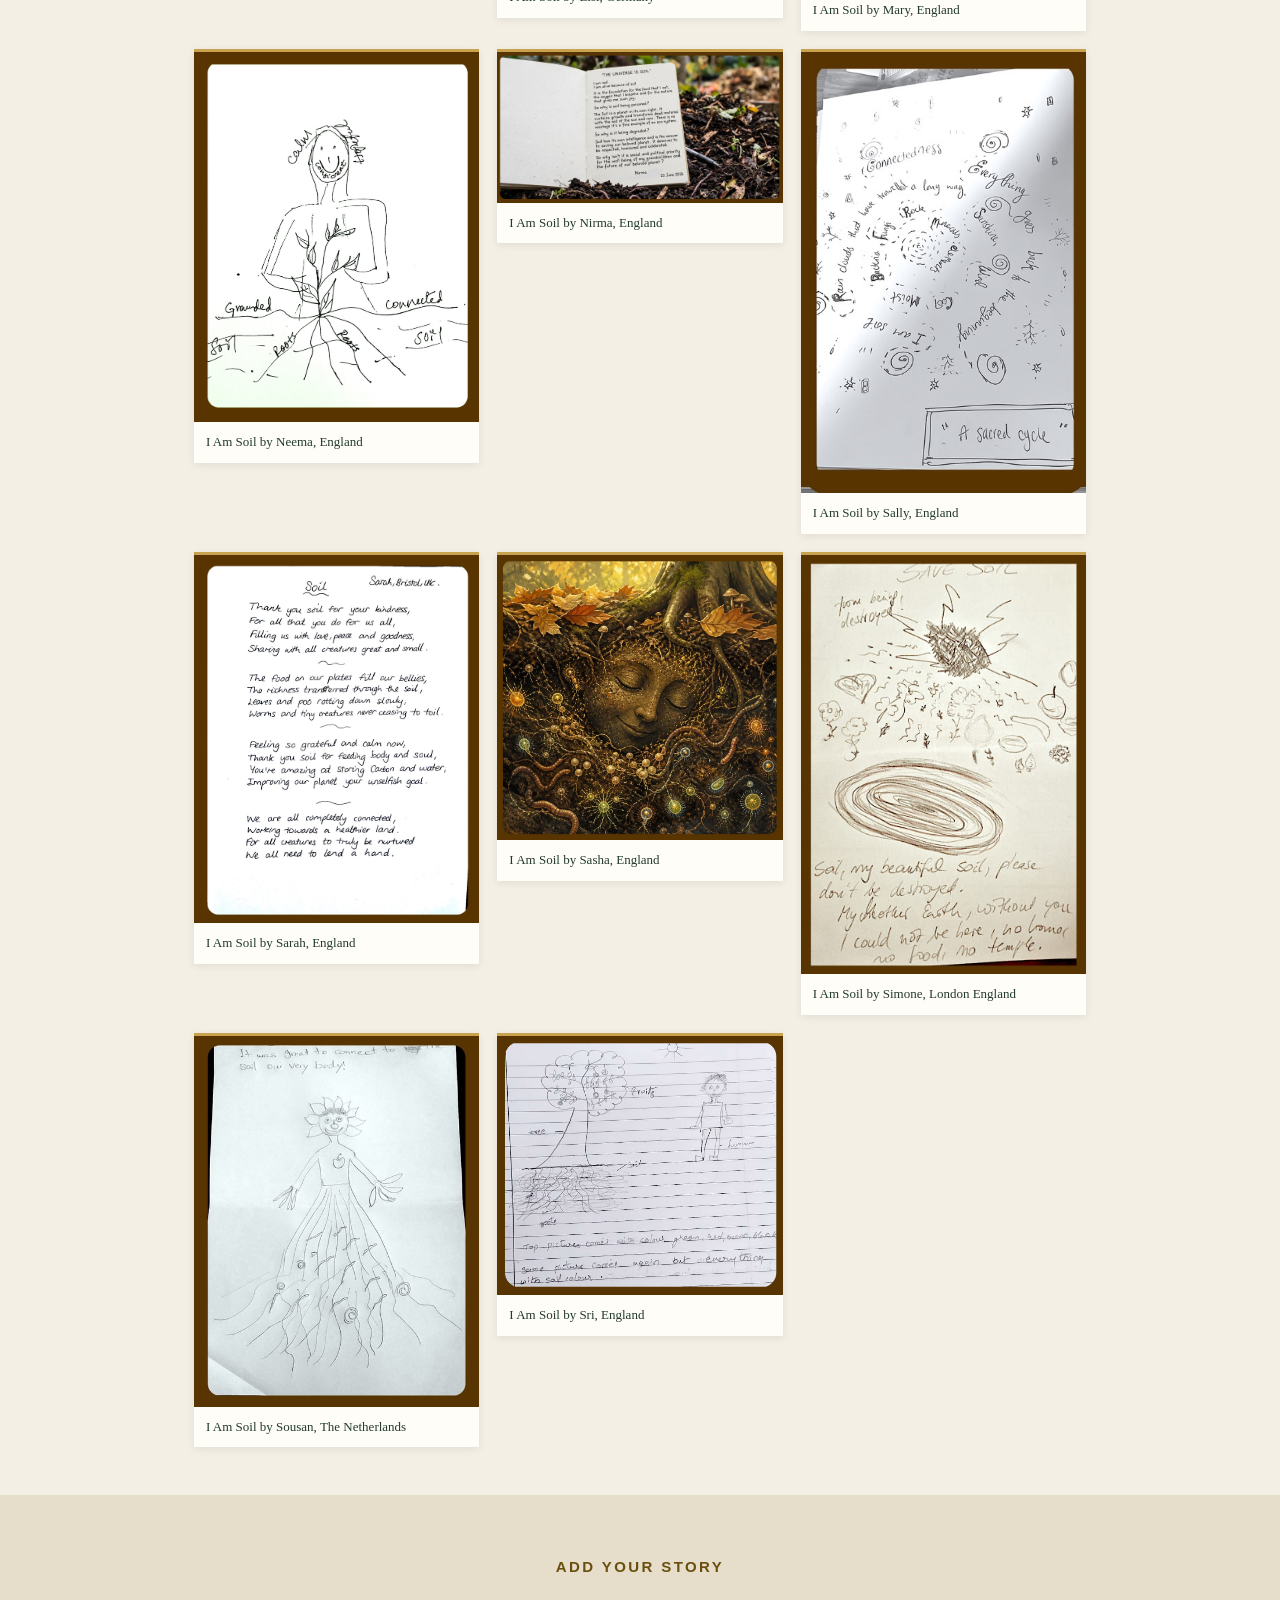
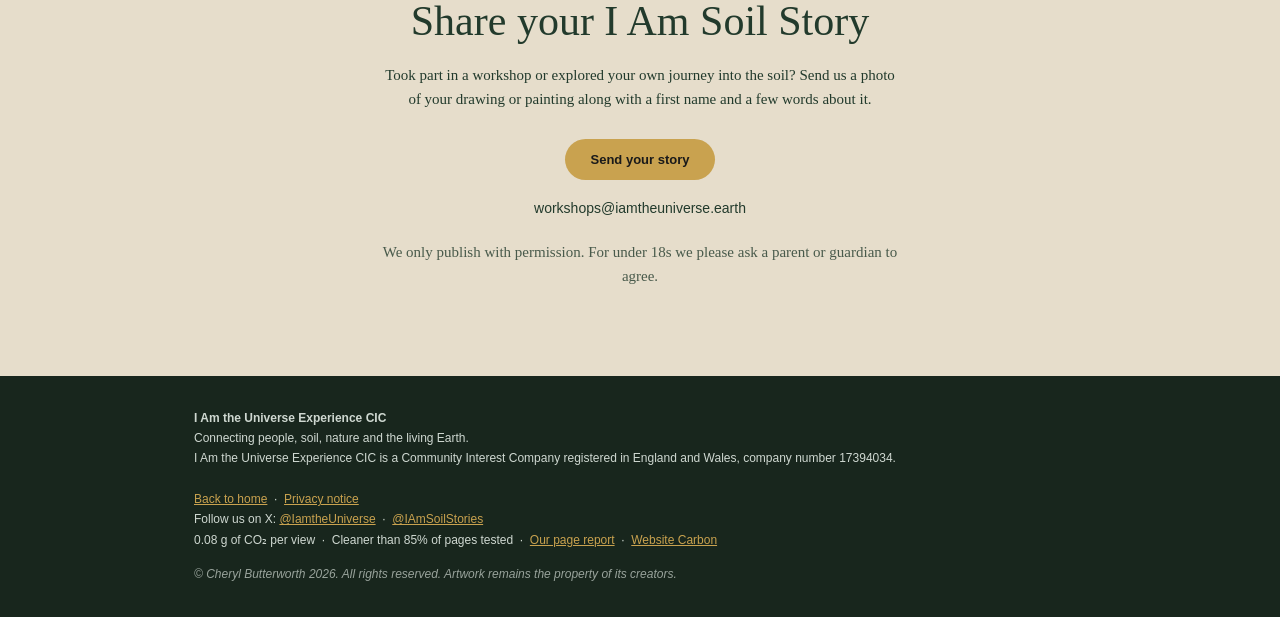
<file: gallery.html>
<!DOCTYPE html>
<html lang="en-GB">
<head>
<meta charset="utf-8">
<meta name="viewport" content="width=device-width, initial-scale=1">
<link rel="icon" href="favicon.ico" sizes="any">
<link rel="icon" type="image/png" sizes="32x32" href="favicon-32.png">
<link rel="apple-touch-icon" href="apple-touch-icon.png">
<title>Global Gallery · I Am the Universe Experience</title>
<meta name="description" content="I Am the Universe Experience explores our connection with soil, nature and the living Earth through creativity, education and community participation.">
<meta property="og:type" content="website">
<meta property="og:title" content="Global Gallery · I Am the Universe Experience">
<meta property="og:description" content="Reconnecting people with the living Earth through creativity, education and community participation. Home of I Am Soil Stories.">
<meta property="og:image" content="https://iamtheuniverse.earth/images/gallery-hero.jpg">
<meta property="og:url" content="https://iamtheuniverse.earth/gallery.html">
<meta name="twitter:card" content="summary_large_image">
<link rel="canonical" href="https://iamtheuniverse.earth/gallery.html">
<style>
:root{--dg:#223a2c;--gold:#c9a24f;--cream:#f3efe4;--ink:#223a2c;--beige:#e6ddcb;--deep:#18261d}
*{box-sizing:border-box}
html{scroll-behavior:smooth}
body{margin:0;font-family:Georgia,'Times New Roman',serif;color:var(--ink);background:var(--cream);line-height:1.6}
.w{max-width:940px;margin:0 auto;padding:0 24px}
.label{font:bold 11px/1 Arial,Helvetica,sans-serif;letter-spacing:.16em;text-transform:uppercase;color:#6b4f0e;margin:0 0 14px}
.story .label,.top .label{color:var(--gold)}
h1,h2{font-weight:normal;line-height:1.1;margin:0 0 18px}
h2{font-size:clamp(30px,5vw,42px)}
.btn{display:inline-block;background:var(--gold);color:#1a1a1a;font:bold 13px Arial,Helvetica,sans-serif;padding:13px 26px;border-radius:30px;text-decoration:none}
nav{background:var(--dg);color:#fff;font:12px Arial,Helvetica,sans-serif;position:sticky;top:0;z-index:5}
nav .w{display:flex;justify-content:space-between;align-items:center;height:44px}
nav a{color:#fff;text-decoration:none;margin-left:20px}
nav b{font-size:12px}
.hero{background:#000;color:#fff;text-align:center;padding:70px 0 90px;overflow:hidden}
.ring{width:min(600px,92vw);margin:0 auto;padding:40px 20px 30px;border:1px solid #1c1c1c;border-radius:50%;box-shadow:0 0 0 40px #050505,0 0 0 41px #111}
.star{color:var(--gold);font-size:34px;line-height:1}
.hero h1{font-size:clamp(44px,10vw,74px);margin:10px 0 18px}
.hero p{max-width:440px;margin:0 auto 26px;color:#e6e6e6;font-size:16px}
.intro{padding:56px 0 64px}
.intro h2{max-width:560px}
.intro .sub{max-width:460px;font-size:15px}
.cards{display:grid;grid-template-columns:repeat(auto-fit,minmax(230px,1fr));gap:18px;margin-top:34px}
.card{background:#fffdf7;border-top:3px solid var(--gold);padding:22px;box-shadow:0 2px 8px rgba(0,0,0,.08);font-size:14px}
.card h3{font-weight:normal;font-size:18px;margin:0 0 10px}
.card p{margin:0}
.story{background:var(--dg);color:#fff;padding:64px 0}
.story .w{display:grid;grid-template-columns:1.1fr 1fr;gap:40px;align-items:center}
.story p{font-size:14px;color:#e8eee9;max-width:430px}
.story b{color:#fff}
.orb{aspect-ratio:1;max-width:340px;width:100%;margin:0 auto;border-radius:50%;background:radial-gradient(circle,#c9a24f 0 9%,#5b7a58 9% 30%,#3d5c45 30% 55%,#2d4a37 55%);box-shadow:0 14px 30px rgba(0,0,0,.4);display:flex;align-items:center;justify-content:center;text-align:center;padding:20%;font-size:17px}
.vision{padding:64px 0;text-align:center}
.vision h2{text-align:left}
.vision blockquote{font-style:italic;font-size:22px;max-width:620px;margin:22px auto}
.vision p{font-size:13px;max-width:640px;margin:0 auto}
.connect{background:var(--beige);text-align:center;padding:64px 0}
.connect p{max-width:520px;margin:0 auto 24px;font-size:15px}
.connect .btn{margin:4px}
.connect .alt{background:none;border:2px solid var(--gold);color:var(--ink)}
footer{background:var(--deep);color:#cfd8d1;font:12px/1.7 Arial,Helvetica,sans-serif;padding:32px 0}
footer a{color:var(--gold)}
footer i{display:block;margin-top:14px;opacity:.7}
@media(max-width:720px){.story .w{grid-template-columns:1fr}nav a{margin-left:12px}}
.top{background:linear-gradient(rgba(20,38,28,.55),rgba(20,38,28,.55)),url(images/gallery-hero.jpg) center bottom/cover no-repeat var(--dg);color:#fff;text-align:center;padding:56px 0 48px}
.top p{max-width:560px;margin:0 auto;color:#e8eee9;font-size:15px}
.gal{padding:48px 0;min-height:300px}
.gg{display:grid;grid-template-columns:repeat(auto-fill,minmax(240px,1fr));gap:18px;align-items:start}
.gg figure{margin:0;background:#fffdf7;border-top:3px solid var(--gold);box-shadow:0 2px 8px rgba(0,0,0,.08);cursor:pointer}
.gg img{width:100%;height:auto;display:block}
.gg figcaption{padding:10px 12px;font-size:13px}
.mu{aspect-ratio:2;display:flex;align-items:center;justify-content:center;font-size:52px;background:var(--dg);color:var(--gold)}
.gg audio{width:100%;display:block;padding:0 0 6px}
.empty{text-align:center;font-size:17px;max-width:520px;margin:0 auto}
.lb{display:none;position:fixed;inset:0;background:rgba(0,0,0,.9);z-index:9;align-items:center;justify-content:center;padding:20px;cursor:pointer}
.lb img{max-width:100%;max-height:100%}
.note{font-size:12px;opacity:.8;margin-top:16px}
.gg figure.tx{background:#fffdf7;padding-bottom:14px;cursor:pointer}
.gg .tx figcaption{font-weight:bold;padding:14px 14px 6px}
.gg .tx p{margin:0;padding:0 14px;font-size:14px;white-space:pre-wrap;color:#333}
.rd{display:none;position:fixed;inset:0;background:rgba(0,0,0,.88);z-index:9;overflow:auto;padding:30px 16px}
.rdi{background:#fffdf7;color:#222;max-width:680px;margin:0 auto;padding:28px;border-radius:8px}
.rdi h3{font-weight:normal;font-size:26px;margin:0 0 14px}
.rdi div{white-space:pre-wrap;font-size:17px;line-height:1.7}
.rdi .x{display:inline-block;margin-top:20px;background:var(--gold);padding:10px 22px;border-radius:30px;font:bold 13px Arial,sans-serif;cursor:pointer}
nav .brand{margin-left:0;font-weight:bold;font-size:13px}
nav .links a{white-space:nowrap}
@media(max-width:720px){
nav .w{height:auto;padding:4px 8px}
nav .brand{display:none}
nav .links{display:flex;justify-content:space-between;width:100%}
nav .links a{margin:0;padding:13px 7px;font-size:13px}
}
@media(max-width:359px){
nav .links a{padding:13px 4px;font-size:12px}
}
.skip{position:absolute;left:-999px;top:8px;background:#fff;color:#000;padding:10px 16px;border-radius:6px;font:bold 14px Arial,sans-serif;z-index:99}
.skip:focus{left:8px}
a:focus-visible,.btn:focus-visible,figure:focus-visible{outline:3px solid #c9a24f;outline-offset:3px}
@media(prefers-reduced-motion:reduce){html{scroll-behavior:auto}}
.team img{width:100%;height:auto;aspect-ratio:1;object-fit:cover;border-radius:6px;margin-bottom:12px;display:block}
.team p{margin:0 0 8px}
.team .creds{font-size:13px;border-top:1px solid var(--beige);padding-top:10px;margin-top:12px}
.card .d{font:bold 12px Arial,Helvetica,sans-serif;letter-spacing:.08em;text-transform:uppercase;color:#6b4f0e;margin:0 0 6px}
.card .more{display:inline-block;margin-top:8px;font:bold 13px Arial,sans-serif}
.morenews{margin-top:18px}
.morenews summary{cursor:pointer;font:bold 15px Arial,Helvetica,sans-serif;color:#6b4f0e;padding:6px 0}
.morenews .cards{margin-top:16px}
.sub2{font-size:15px;margin:0 0 14px}
@media(max-width:720px){nav .links{flex-wrap:wrap;justify-content:center}nav .links a{padding:13px 9px}}
</style>
<meta name="theme-color" content="#223a2c">
</head>
<body>
<a class="skip" href="#main">Skip to content</a>
<nav aria-label="Main"><div class="w"><a class="brand" href="index.html">I Am the Universe</a><div class="links"><a href="index.html#about">About</a><a href="index.html#stories">I Am Soil Stories</a><a href="gallery.html">Gallery</a><a href="green-social-prescribing.html">Growing</a><a href="index.html#connect">Connect</a></div></div></nav>
<header class="top"><div class="w">
<p class="label">I Am Soil Stories</p>
<h1 style="font-size:clamp(36px,8vw,56px)">The Global Gallery</h1>
<p>Words, drawings, paintings, songs and creations from people who have explored the fascinating world of soil.</p>
</div></header>
<main id="main">
<section class="gal"><div class="w">
<div style="max-width:680px;margin:0 auto 40px;text-align:center">
<h2>Why we have a gallery</h2>
<p>Soil is easy to ignore because we rarely see it. The Global Gallery makes it visible. Every drawing, poem, painting, sculpture, music and song here was made by someone after exploring the magical world of soil and together they show what people of different ages and countries feel about the ground beneath their feet.</p>

<p>Over time we hope the gallery grows into a conversation that we can share with communities, farmers, schools and decision makers: a reminder that people care about soil when they get the chance to feel it and realise they are made from it.</p>
<p>Is your country on the map yet? Ask us to run a workshop.</p>
</div>
<div id="globe-wrap" style="display:none;text-align:center;margin:0 auto 44px;max-width:460px">
<h2>Where our stories come from</h2>
<canvas id="globe" role="img" aria-label="A turning globe with gold pins marking the countries our gallery stories come from. The same information is listed below the globe." style="width:100%;max-width:420px;aspect-ratio:1;cursor:grab;touch-action:none"></canvas>
<p id="globe-legend" style="font-size:15px;margin:10px 0 2px"></p>
<p style="font-size:12px;opacity:.7;margin:0">Drag the globe to turn it.</p>
</div>
<div class="gg" id="gg"></div>
<p class="empty" id="empty" style="display:none">The gallery is waiting for its first stories. Yours could be the first.</p>
</div></section>
<section class="connect"><div class="w">
<p class="label">Add your story</p>
<h2>Share your I Am Soil Story</h2>
<p>Took part in a workshop or explored your own journey into the soil? Send us a photo of your drawing or painting along with a first name and a few words about it.</p>
<a class="btn" href="mailto:workshops@iamtheuniverse.earth?subject=My%20I%20Am%20Soil%20Story">Send your story</a>
<p class="em" style="font:14px Arial,sans-serif;margin-top:16px">workshops@iamtheuniverse.earth</p>
<p class="note">We only publish with permission. For under 18s we please ask a parent or guardian to agree.</p>
</div></section>
<div class="lb" id="lb"><img id="lbi" alt=""></div>
<div class="rd" id="rd"><div class="rdi"><h3 id="rdt"></h3><div id="rdb"></div><span class="x">Close</span></div></div>
</main>
<footer><div class="w"><b>I Am the Universe Experience CIC</b><br>Connecting people, soil, nature and the living Earth.<br>I Am the Universe Experience CIC is a Community Interest Company registered in England and Wales, company number 17394034.<br><br><a href="index.html">Back to home</a> &nbsp;·&nbsp; <a href="privacy.html">Privacy notice</a><br>Follow us on X: <a href="https://x.com/IamtheUniverse">@IamtheUniverse</a> &nbsp;·&nbsp; <a href="https://x.com/IAmSoilStories">@IAmSoilStories</a><br>0.08 g of CO₂ per view &nbsp;·&nbsp; Cleaner than 85% of pages tested &nbsp;·&nbsp; <a href="https://www.websitecarbon.com/website/iamtheuniverse-earth/">Our page report</a> &nbsp;·&nbsp; <a href="https://websitecarbon.com/">Website Carbon</a><i>© Cheryl Butterworth 2026. All rights reserved. Artwork remains the property of its creators.</i></div></footer>
<script src="globe.js"></script>
<script>
var gg=document.getElementById('gg'),em=document.getElementById('empty'),lb=document.getElementById('lb'),lbi=document.getElementById('lbi'),rd=document.getElementById('rd'),rdt=document.getElementById('rdt'),rdb=document.getElementById('rdb');
lb.onclick=function(){lb.style.display='none'};
rd.onclick=function(e){if(e.target===rd||e.target.className==='x'){rd.style.display='none'}};
function cap(n){return n.replace(/\.[^.]+$/,'').replace(/^\d+[-_ ]+/,'').replace(/[-_]+/g,' ')}
function add(n){
 var c=cap(n),u='art/'+encodeURIComponent(n),f=document.createElement('figure'),t=document.createElement('figcaption');
 t.textContent=c;
 if(/\.(mp3|m4a|wav|ogg)$/i.test(n)){
  var m=document.createElement('div');m.className='mu';m.innerHTML='&#9834;';
  var a=document.createElement('audio');a.controls=true;a.preload='none';a.src=u;
  f.style.cursor='default';f.appendChild(m);f.appendChild(t);f.appendChild(a);
 }else if(/\.(txt|md)$/i.test(n)){
  f.className='tx';var p=document.createElement('p');p.textContent='Loading...';
  f.appendChild(t);f.appendChild(p);
  fetch(u).then(function(r){return r.text()}).then(function(x){
   p.textContent=x.length>260?x.slice(0,260).trim()+'...':x;
   f.onclick=function(){rdt.textContent=c;rdb.textContent=x;rd.style.display='block'};
  }).catch(function(){f.remove()});
 }else{
  var i=document.createElement('img');i.loading='lazy';i.src=u;i.alt=c;
  f.onclick=function(){lbi.src=u;lbi.alt=c;lb.style.display='flex'};
  f.appendChild(i);f.appendChild(t);
 }
 gg.appendChild(f);
}
fetch('art/list.txt',{cache:'no-cache'}).then(function(r){return r.ok?r.text():''}).then(function(t){
 var names=t.split(/\r?\n/).map(function(s){return s.trim()}).filter(function(s){return s&&s.charAt(0)!=='#'});
 if(!names.length){em.style.display='block';return}
 names.forEach(add);
 if(window.IATUGlobe){IATUGlobe.fromNames(names)}
}).catch(function(){em.style.display='block'});
</script>
</body></html>
</file>
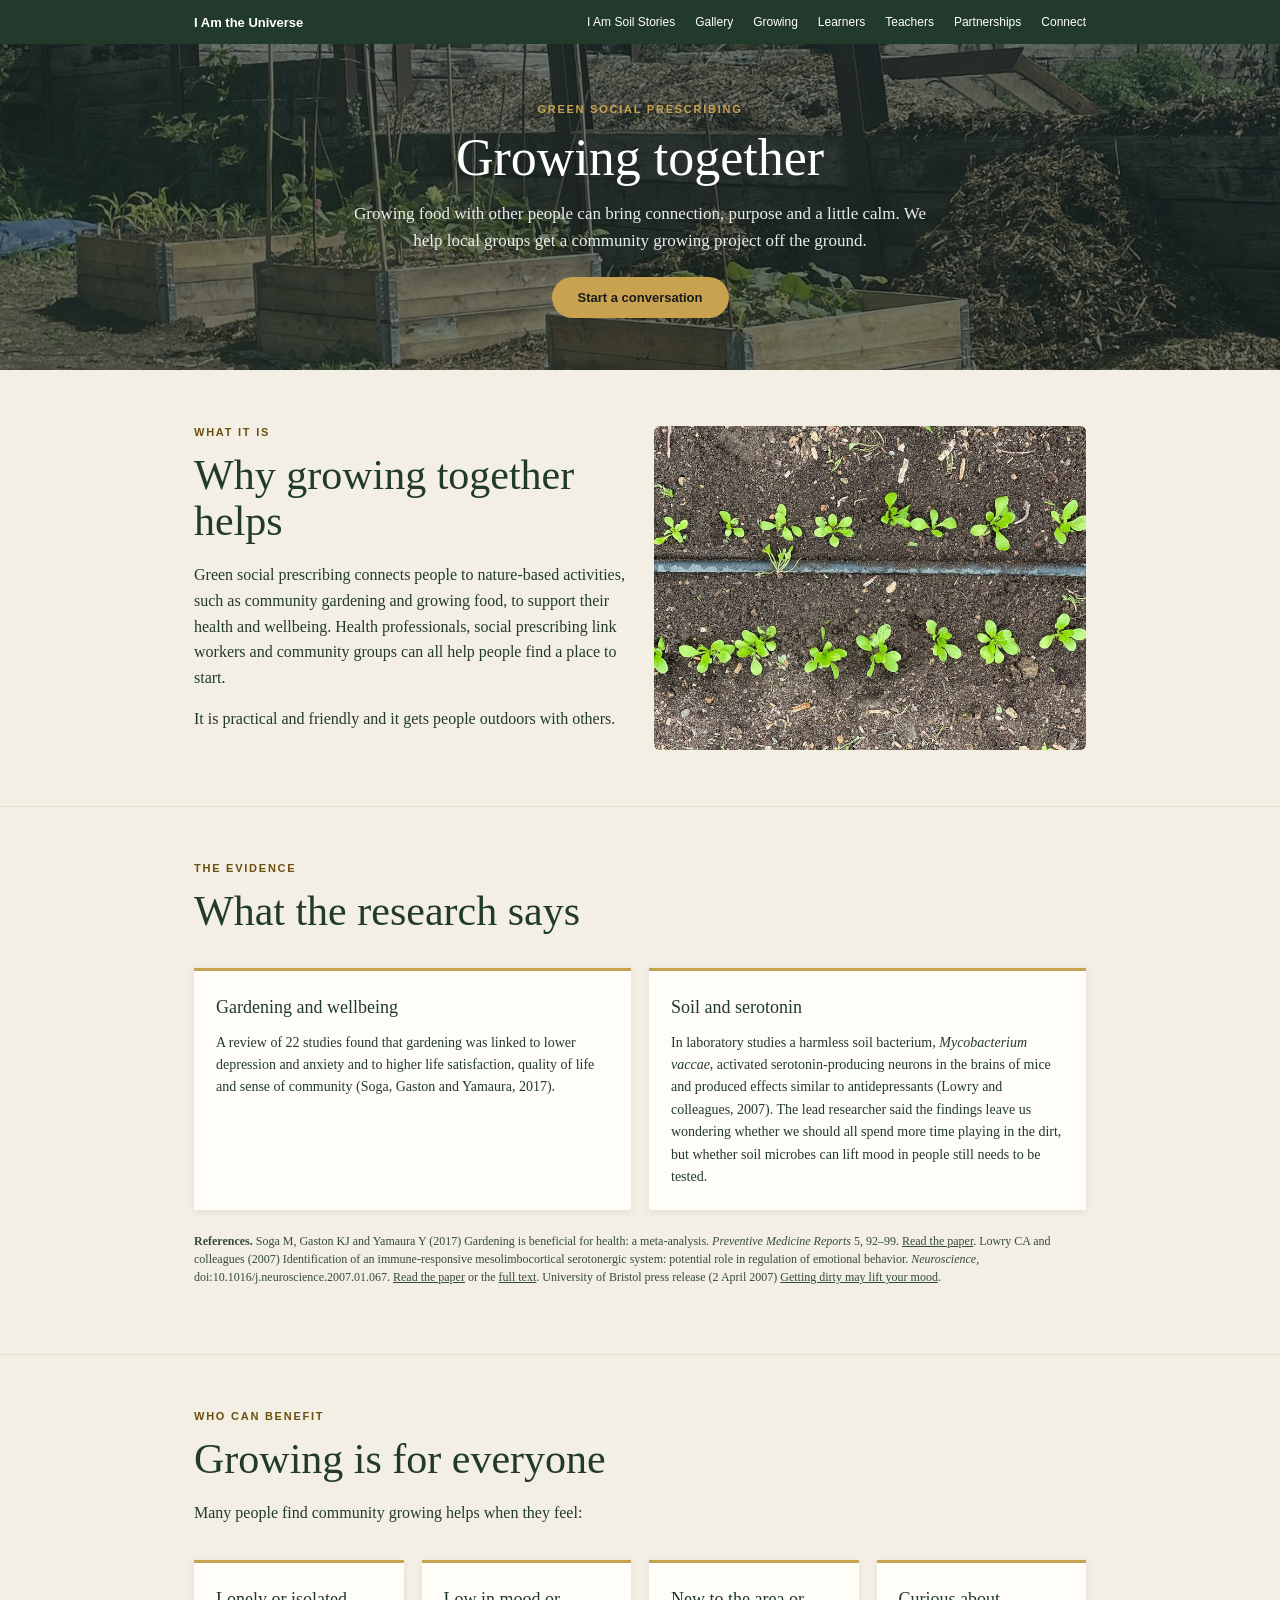
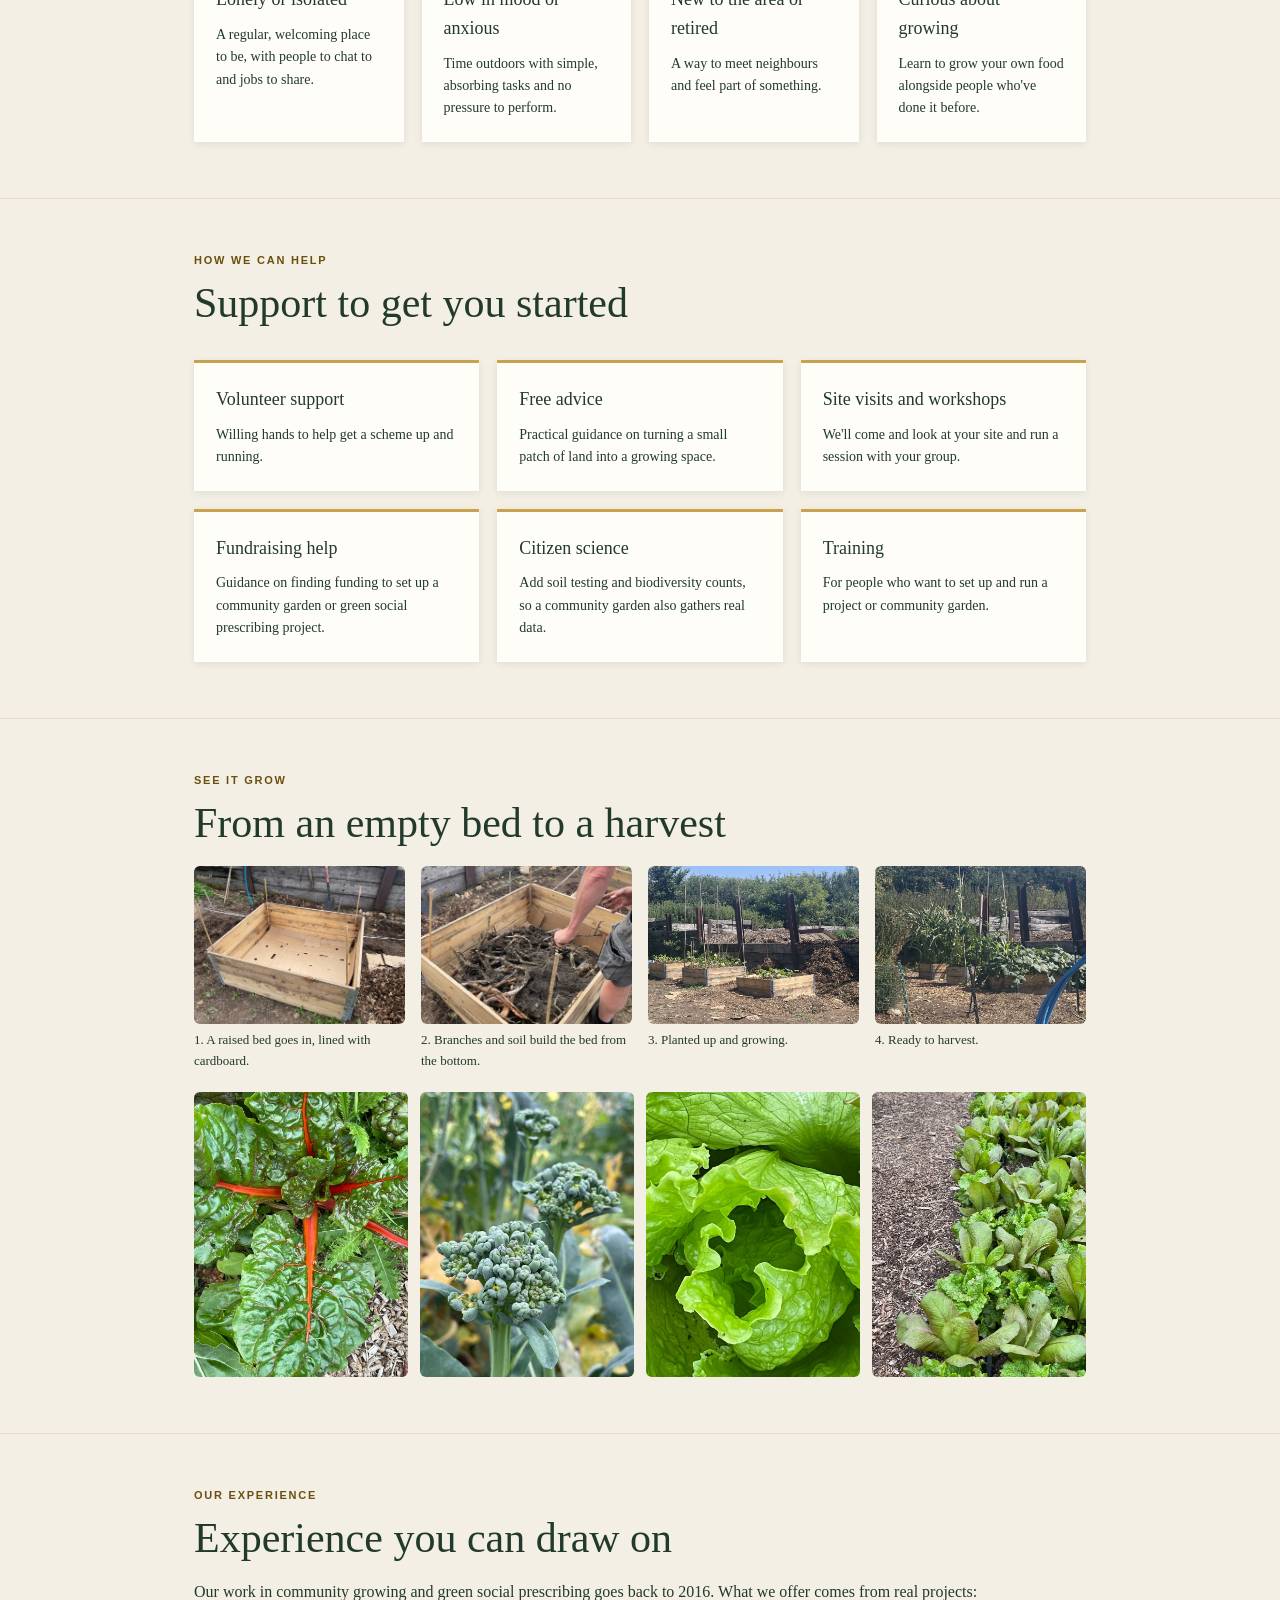
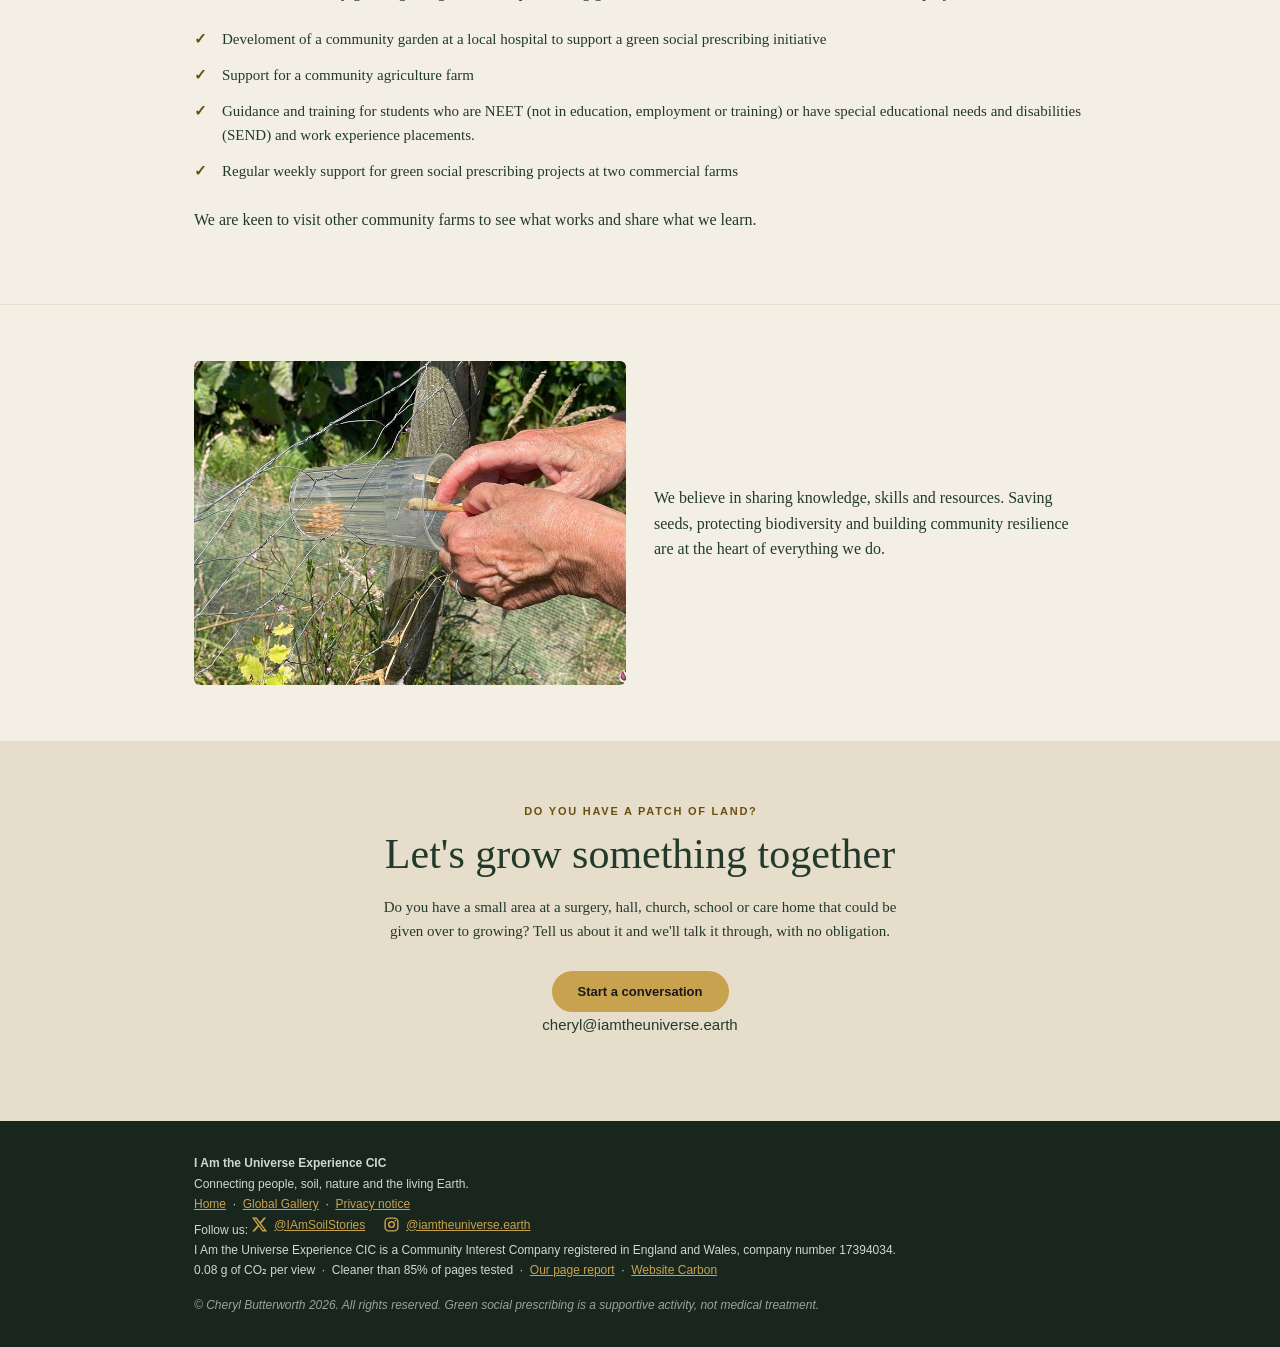
<file: green-social-prescribing.html>
<!DOCTYPE html>
<html lang="en-GB">
<head>
<meta charset="utf-8">
<meta name="viewport" content="width=device-width, initial-scale=1">
<link rel="icon" href="favicon.ico" sizes="any">
<link rel="icon" type="image/png" sizes="32x32" href="favicon-32.png">
<link rel="apple-touch-icon" href="apple-touch-icon.png">
<title>Growing together · Green social prescribing · I Am the Universe Experience</title>
<meta name="description" content="Free advice, volunteer support, site visits and training to help local groups set up a community growing project for wellbeing.">
<meta property="og:type" content="website">
<meta property="og:title" content="Growing together: green social prescribing">
<meta property="og:description" content="Free advice, volunteer support, site visits and training to help local groups set up a community growing project.">
<meta property="og:image" content="https://iamtheuniverse.earth/images/gsp-bed-3-planted.jpg">
<meta property="og:url" content="https://iamtheuniverse.earth/green-social-prescribing.html">
<meta name="twitter:card" content="summary_large_image">
<link rel="canonical" href="https://iamtheuniverse.earth/green-social-prescribing.html">
<meta name="theme-color" content="#223a2c">
<style>
:root{--dg:#223a2c;--gold:#c9a24f;--cream:#f3efe4;--ink:#223a2c;--beige:#e6ddcb;--deep:#18261d}
*{box-sizing:border-box}
html{scroll-behavior:smooth}
body{margin:0;font-family:Georgia,'Times New Roman',serif;color:var(--ink);background:var(--cream);line-height:1.6}
.w{max-width:940px;margin:0 auto;padding:0 24px}
.label{font:bold 11px/1 Arial,Helvetica,sans-serif;letter-spacing:.16em;text-transform:uppercase;color:#6b4f0e;margin:0 0 14px}
.story .label,.top .label{color:var(--gold)}
h1,h2{font-weight:normal;line-height:1.1;margin:0 0 18px}
h2{font-size:clamp(30px,5vw,42px)}
.btn{display:inline-block;background:var(--gold);color:#1a1a1a;font:bold 13px Arial,Helvetica,sans-serif;padding:13px 26px;border-radius:30px;text-decoration:none}
nav{background:var(--dg);color:#fff;font:12px Arial,Helvetica,sans-serif;position:sticky;top:0;z-index:5}
nav .w{display:flex;justify-content:space-between;align-items:center;height:44px}
nav a{color:#fff;text-decoration:none;margin-left:20px}
nav b{font-size:12px}
.hero{background:#000;color:#fff;text-align:center;padding:70px 0 90px;overflow:hidden}
.ring{width:min(600px,92vw);margin:0 auto;padding:40px 20px 30px;border:1px solid #1c1c1c;border-radius:50%;box-shadow:0 0 0 40px #050505,0 0 0 41px #111}
.star{color:var(--gold);font-size:34px;line-height:1}
.hero h1{font-size:clamp(44px,10vw,74px);margin:10px 0 18px}
.hero p{max-width:440px;margin:0 auto 26px;color:#e6e6e6;font-size:16px}
.intro{padding:56px 0 64px}
.intro h2{max-width:560px}
.intro .sub{max-width:460px;font-size:15px}
.cards{display:grid;grid-template-columns:repeat(auto-fit,minmax(230px,1fr));gap:18px;margin-top:34px}
.card{background:#fffdf7;border-top:3px solid var(--gold);padding:22px;box-shadow:0 2px 8px rgba(0,0,0,.08);font-size:14px}
.card h3{font-weight:normal;font-size:18px;margin:0 0 10px}
.card p{margin:0}
.story{background:var(--dg);color:#fff;padding:64px 0}
.story .w{display:grid;grid-template-columns:1.1fr 1fr;gap:40px;align-items:center}
.story p{font-size:14px;color:#e8eee9;max-width:430px}
.story b{color:#fff}
.orb{aspect-ratio:1;max-width:340px;width:100%;margin:0 auto;border-radius:50%;background:radial-gradient(circle,#c9a24f 0 9%,#5b7a58 9% 30%,#3d5c45 30% 55%,#2d4a37 55%);box-shadow:0 14px 30px rgba(0,0,0,.4);display:flex;align-items:center;justify-content:center;text-align:center;padding:20%;font-size:17px}
.vision{padding:64px 0;text-align:center}
.vision blockquote{font-style:italic;font-size:22px;max-width:620px;margin:22px auto}
.vision p{font-size:15px;max-width:640px;margin:0 auto}
.connect{background:var(--beige);text-align:center;padding:64px 0}
.connect p{max-width:520px;margin:0 auto 24px;font-size:15px}
.connect .btn{margin:4px}
.connect .alt{background:none;border:2px solid var(--gold);color:var(--ink)}
footer{background:var(--deep);color:#cfd8d1;font:12px/1.7 Arial,Helvetica,sans-serif;padding:32px 0}
footer a{color:var(--gold)}
footer i{display:block;margin-top:14px;opacity:.7}
@media(max-width:720px){.story .w{grid-template-columns:1fr}nav a{margin-left:12px}}
.hero{background:linear-gradient(rgba(0,0,0,.68),rgba(0,0,0,.68)),url(images/hero.jpg) center/cover no-repeat #000}
.photos{padding:0 0 56px}
.strip{display:grid;grid-template-columns:repeat(auto-fit,minmax(260px,1fr));gap:16px}
.strip figure{margin:0}
.strip img{width:100%;aspect-ratio:4/3;object-fit:cover;display:block;border-radius:6px}
.banner img{width:100%;height:auto;display:block}
.lead{background:#000;color:#fff;text-align:center;padding:40px 0 48px}
.lead h1{font-size:clamp(28px,6vw,40px);margin:0 0 12px}
.lead p{max-width:560px;margin:0 auto 22px;color:#e6e6e6;font-size:16px}
.emb{max-width:290px;margin:0 auto;text-align:center}
.emb img{width:100%;border-radius:50%;box-shadow:0 14px 30px rgba(0,0,0,.4);display:block}
.emb p{font-size:17px;margin:16px 0 0;color:#fff}
.work{padding:56px 0;border-bottom:1px solid var(--beige)}
.facts{font:bold 14px Arial,Helvetica,sans-serif;color:#6b4f0e;margin:6px 0 0}
.em{font:14px Arial,Helvetica,sans-serif;margin-top:18px}
.em a{color:var(--ink)}
/* label fix: stop section paragraph rules from resizing the small headings */
section p.label,header p.label{font:bold 11px/1 Arial,Helvetica,sans-serif;letter-spacing:.16em;margin:0 0 14px;max-width:none;color:#6b4f0e}
.story p.label,.top p.label{color:var(--gold)}
.vision p.label,.connect p.label,.top p.label{text-indent:.16em}
.vision .w{text-align:center}
.vision h2,.vision blockquote,.vision p{text-align:center;margin-left:auto;margin-right:auto}
.vision h2{margin-bottom:18px}
.vision blockquote{padding:0}
nav .brand{margin-left:0;font-weight:bold;font-size:13px}
nav .links a{white-space:nowrap}
@media(max-width:720px){
nav .w{height:auto;padding:4px 8px}
nav .brand{display:none}
nav .links{display:flex;justify-content:space-between;width:100%}
nav .links a{margin:0;padding:13px 7px;font-size:13px}
}
@media(max-width:359px){
nav .links a{padding:13px 4px;font-size:12px}
}
.skip{position:absolute;left:-999px;top:8px;background:#fff;color:#000;padding:10px 16px;border-radius:6px;font:bold 14px Arial,sans-serif;z-index:99}
.skip:focus{left:8px}
a:focus-visible,.btn:focus-visible,figure:focus-visible{outline:3px solid #c9a24f;outline-offset:3px}
@media(prefers-reduced-motion:reduce){html{scroll-behavior:auto}}
.faq details{background:#fffdf7;border-top:3px solid var(--gold);padding:14px 18px;margin-bottom:10px;box-shadow:0 2px 8px rgba(0,0,0,.08)}
.faq summary{cursor:pointer;font:bold 15px Arial,Helvetica,sans-serif}
.faq p{margin:10px 0 0;font-size:15px}
.team img{width:100%;height:auto;aspect-ratio:1;object-fit:cover;border-radius:6px;margin-bottom:12px;display:block}
.team p{margin:0 0 8px}
.team .creds{font-size:13px;border-top:1px solid var(--beige);padding-top:10px;margin-top:12px}
.card .d{font:bold 12px Arial,Helvetica,sans-serif;letter-spacing:.08em;text-transform:uppercase;color:#6b4f0e;margin:0 0 6px}
.card .more{display:inline-block;margin-top:8px;font:bold 13px Arial,sans-serif}
.morenews{margin-top:18px}
.morenews summary{cursor:pointer;font:bold 15px Arial,Helvetica,sans-serif;color:#6b4f0e;padding:6px 0}
.morenews .cards{margin-top:16px}
.sub2{font-size:15px;margin:0 0 14px}
@media(max-width:720px){nav .links{flex-wrap:wrap;justify-content:center}nav .links a{padding:13px 9px}}
.gh{background:linear-gradient(rgba(24,38,29,.62),rgba(24,38,29,.62)),url(images/gsp-banner.jpg) center/cover no-repeat var(--dg);color:#fff;text-align:center;padding:60px 0 52px}
.gh h1{font-size:clamp(34px,7vw,52px);margin:8px 0 14px}
.gh p{max-width:600px;margin:0 auto 22px;color:#e8eee9;font-size:17px}
.gh .label{color:var(--gold)}
.two{display:grid;grid-template-columns:1fr 1fr;gap:28px;align-items:center}
.two img,.steps img,.mos img{width:100%;height:auto;display:block;border-radius:6px}
.steps{display:grid;grid-template-columns:repeat(auto-fit,minmax(200px,1fr));gap:16px;margin-top:20px}
.steps figure,.mos figure{margin:0}
.steps figcaption,.mos figcaption{font-size:13px;margin-top:6px}
.mos{display:grid;grid-template-columns:repeat(auto-fit,minmax(170px,1fr));gap:12px;margin-top:20px}
.mos img{aspect-ratio:3/4;object-fit:cover}
.note{font-size:13px;opacity:.85;margin-top:28px}
@media(max-width:720px){.two{grid-template-columns:1fr}}
.steps img{aspect-ratio:4/3;object-fit:cover;object-position:center 40%}
.cards.four{grid-template-columns:repeat(auto-fit,minmax(200px,1fr))}
.soc a{display:inline-flex;align-items:center;gap:6px;margin:0 18px 0 0}
.soc svg{width:17px;height:17px;fill:currentColor;flex:none}
.tick{list-style:none;padding:0;margin:14px 0 18px}
.tick li{padding:6px 0 6px 28px;position:relative;font-size:15px}
.tick li:before{content:"\2713";position:absolute;left:0;color:#6b4f0e;font-weight:bold}
.refs{font-size:12px;opacity:.9;margin-top:22px;line-height:1.5}
.refs a{color:var(--ink)}
</style></head>
<body>
<a class="skip" href="#main">Skip to content</a>
<nav aria-label="Main"><div class="w"><a class="brand" href="index.html">I Am the Universe</a><div class="links"><a href="index.html#stories">I Am Soil Stories</a><a href="gallery.html">Gallery</a><a href="green-social-prescribing.html">Growing</a><a href="learners.html">Learners</a><a href="teachers.html">Teachers</a><a href="partnerships.html">Partnerships</a><a href="index.html#connect">Connect</a></div></div></nav>
<header class="gh"><div class="w">
<p class="label">Green social prescribing</p>
<h1>Growing together</h1>
<p>Growing food with other people can bring connection, purpose and a little calm. We help local groups get a community growing project off the ground.</p>
<a class="btn" href="#start">Start a conversation</a>
</div></header>
<main id="main">
<section class="work"><div class="w two">
<div>
<p class="label">What it is</p>
<h2>Why growing together helps</h2>
<p>Green social prescribing connects people to nature-based activities, such as community gardening and growing food, to support their health and wellbeing. Health professionals, social prescribing link workers and community groups can all help people find a place to start.</p>
<p>It is practical and friendly and it gets people outdoors with others.</p>
</div>
<img src="images/gsp-seedlings.jpg" width="800" height="600" loading="lazy" alt="Rows of young lettuce seedlings in dark soil beside a drip hose">
</div></section>
<section class="work" id="evidence"><div class="w">
<p class="label">The evidence</p>
<h2>What the research says</h2>
<div class="cards">
<div class="card"><h3>Gardening and wellbeing</h3><p>A review of 22 studies found that gardening was linked to lower depression and anxiety and to higher life satisfaction, quality of life and sense of community (Soga, Gaston and Yamaura, 2017).</p></div>
<div class="card"><h3>Soil and serotonin</h3><p>In laboratory studies a harmless soil bacterium, <i>Mycobacterium vaccae</i>, activated serotonin-producing neurons in the brains of mice and produced effects similar to antidepressants (Lowry and colleagues, 2007). The lead researcher said the findings leave us wondering whether we should all spend more time playing in the dirt, but whether soil microbes can lift mood in people still needs to be tested.</p></div>
</div>
<p class="refs"><b>References.</b> Soga M, Gaston KJ and Yamaura Y (2017) Gardening is beneficial for health: a meta-analysis. <i>Preventive Medicine Reports</i> 5, 92&ndash;99. <a href="https://pmc.ncbi.nlm.nih.gov/articles/PMC5153451">Read the paper</a>. Lowry CA and colleagues (2007) Identification of an immune-responsive mesolimbocortical serotonergic system: potential role in regulation of emotional behavior. <i>Neuroscience</i>, doi:10.1016/j.neuroscience.2007.01.067. <a href="https://doi.org/10.1016/j.neuroscience.2007.01.067">Read the paper</a> or the <a href="https://www.ibroneuroscience.org/article/S0306-4522(07)00151-0/fulltext">full text</a>. University of Bristol press release (2 April 2007) <a href="https://www.bristol.ac.uk/news/2007/5384.html">Getting dirty may lift your mood</a>.</p>
</div></section>
<section class="work"><div class="w">
<p class="label">Who can benefit</p>
<h2>Growing is for everyone</h2>
<p>Many people find community growing helps when they feel:</p>
<div class="cards four">
<div class="card"><h3>Lonely or isolated</h3><p>A regular, welcoming place to be, with people to chat to and jobs to share.</p></div>
<div class="card"><h3>Low in mood or anxious</h3><p>Time outdoors with simple, absorbing tasks and no pressure to perform.</p></div>
<div class="card"><h3>New to the area or retired</h3><p>A way to meet neighbours and feel part of something.</p></div>
<div class="card"><h3>Curious about growing</h3><p>Learn to grow your own food alongside people who've done it before.</p></div>
</div>
</div></section>
<section class="work"><div class="w">
<p class="label">How we can help</p>
<h2>Support to get you started</h2>
<div class="cards">
<div class="card"><h3>Volunteer support</h3><p>Willing hands to help get a scheme up and running.</p></div>
<div class="card"><h3>Free advice</h3><p>Practical guidance on turning a small patch of land into a growing space.</p></div>
<div class="card"><h3>Site visits and workshops</h3><p>We'll come and look at your site and run a session with your group.</p></div>
<div class="card"><h3>Fundraising help</h3><p>Guidance on finding funding to set up a community garden or green social prescribing project.</p></div>
<div class="card"><h3>Citizen science</h3><p>Add soil testing and biodiversity counts, so a community garden also gathers real data.</p></div>
<div class="card"><h3>Training</h3><p>For people who want to set up and run a project or community garden.</p></div>
</div>
</div></section>
<section class="work"><div class="w">
<p class="label">See it grow</p>
<h2>From an empty bed to a harvest</h2>
<div class="steps">
<figure><img src="images/gsp-bed-1-empty.jpg" width="900" height="675" loading="lazy" alt="An empty wooden raised bed frame lined with cardboard"><figcaption>1. A raised bed goes in, lined with cardboard.</figcaption></figure>
<figure><img src="images/gsp-bed-2-filling.jpg" width="900" height="1200" loading="lazy" alt="Hands arranging branches and soil inside a raised bed"><figcaption>2. Branches and soil build the bed from the bottom.</figcaption></figure>
<figure><img src="images/gsp-bed-3-planted.jpg" width="900" height="603" loading="lazy" alt="Three planted raised beds with canes and young crops"><figcaption>3. Planted up and growing.</figcaption></figure>
<figure><img src="images/gsp-bed-4-harvest.jpg" width="900" height="542" loading="lazy" alt="Raised beds full of tall sweetcorn, beans and squash plants"><figcaption>4. Ready to harvest.</figcaption></figure>
</div>
<div class="mos">
<figure><img src="images/gsp-chard.jpg" width="800" height="1067" loading="lazy" alt="Glossy green chard leaves with bright orange stems"></figure>
<figure><img src="images/gsp-broccoli.jpg" width="800" height="1067" loading="lazy" alt="Two heads of purple sprouting broccoli growing in the garden"></figure>
<figure><img src="images/gsp-lettuce-spiral.jpg" width="800" height="1067" loading="lazy" alt="A close-up of a lettuce heart curling into a spiral"></figure>
<figure><img src="images/gsp-woodchip-path.jpg" width="800" height="1067" loading="lazy" alt="Rows of red and green lettuces beside a woodchip path"></figure>
</div>
</div></section>

<section class="work" id="learning-from-others">
<div class="w">
<p class="label">Our experience</p>
<h2>Experience you can draw on</h2>
<p>Our work in community growing and green social prescribing goes back to 2016. What we offer comes from real projects:</p>
<ul class="tick">
<li>Develoment of a community garden at a local hospital to support a green social prescribing initiative</li>
<li>Support for a community agriculture farm</li>
<li>Guidance and training for students who are NEET (not in education, employment or training) or have special educational needs and disabilities (SEND) and work experience placements.</li>
<li>Regular weekly support for green social prescribing projects at two commercial farms</li>
</ul>
<p>We are keen to visit other community farms to see what works and share what we learn.</p>
</div>
</section>


<section class="work">
<div class="w two">
<img src="images/gsp-wedmore-seeds.jpg" width="800" height="600" loading="lazy" alt="Hands opening dried pea pods over a glass to collect seeds">
<div>
<p>We believe in sharing knowledge, skills and resources. Saving seeds, protecting biodiversity and building community resilience are at the heart of everything we do.</p>
</div>
</div>
</section>

<section class="connect" id="start">
<div class="w">
<p class="label">Do you have a patch of land?</p>
<h2>Let's grow something together</h2>

<p>Do you have a small area at a surgery, hall, church, school or care home that could be given over to growing? Tell us about it and we'll talk it through, with no obligation.</p>
<a class="btn" href="mailto:cheryl@iamtheuniverse.earth?subject=Growing%20project%20enquiry">Start a conversation</a>
<p class="em">cheryl@iamtheuniverse.earth</p>
</div></section>
</main>
<footer><div class="w">
<b>I Am the Universe Experience CIC</b><br>Connecting people, soil, nature and the living Earth.<br>
<a href="index.html">Home</a> &nbsp;·&nbsp; <a href="gallery.html">Global Gallery</a> &nbsp;·&nbsp; <a href="privacy.html">Privacy notice</a><br>
Follow us: <span class="soc"><a href="https://x.com/IAmSoilStories" aria-label="X: @IAmSoilStories"><svg viewBox="0 0 24 24" aria-hidden="true" focusable="false"><path d="M18.244 2.25h3.308l-7.227 8.26 8.502 11.24H16.17l-5.214-6.817L4.99 21.75H1.68l7.73-8.835L1.254 2.25H8.08l4.713 6.231zm-1.161 17.52h1.833L7.084 4.126H5.117z"/></svg>@IAmSoilStories</a><a href="https://www.instagram.com/iamtheuniverse.earth/" aria-label="Instagram: @iamtheuniverse.earth"><svg viewBox="0 0 24 24" aria-hidden="true" focusable="false"><rect x="3" y="3" width="18" height="18" rx="5" fill="none" stroke="currentColor" stroke-width="2"/><circle cx="12" cy="12" r="4" fill="none" stroke="currentColor" stroke-width="2"/><circle cx="17.5" cy="6.5" r="1.3"/></svg>@iamtheuniverse.earth</a></span><br>
I Am the Universe Experience CIC is a Community Interest Company registered in England and Wales, company number 17394034.
<br>0.08 g of CO₂ per view &nbsp;·&nbsp; Cleaner than 85% of pages tested &nbsp;·&nbsp; <a href="https://www.websitecarbon.com/website/iamtheuniverse-earth/">Our page report</a> &nbsp;·&nbsp; <a href="https://websitecarbon.com/">Website Carbon</a><i>&copy; Cheryl Butterworth 2026. All rights reserved. Green social prescribing is a supportive activity, not medical treatment.</i>
</div></footer>
</body>
</html>
</file>
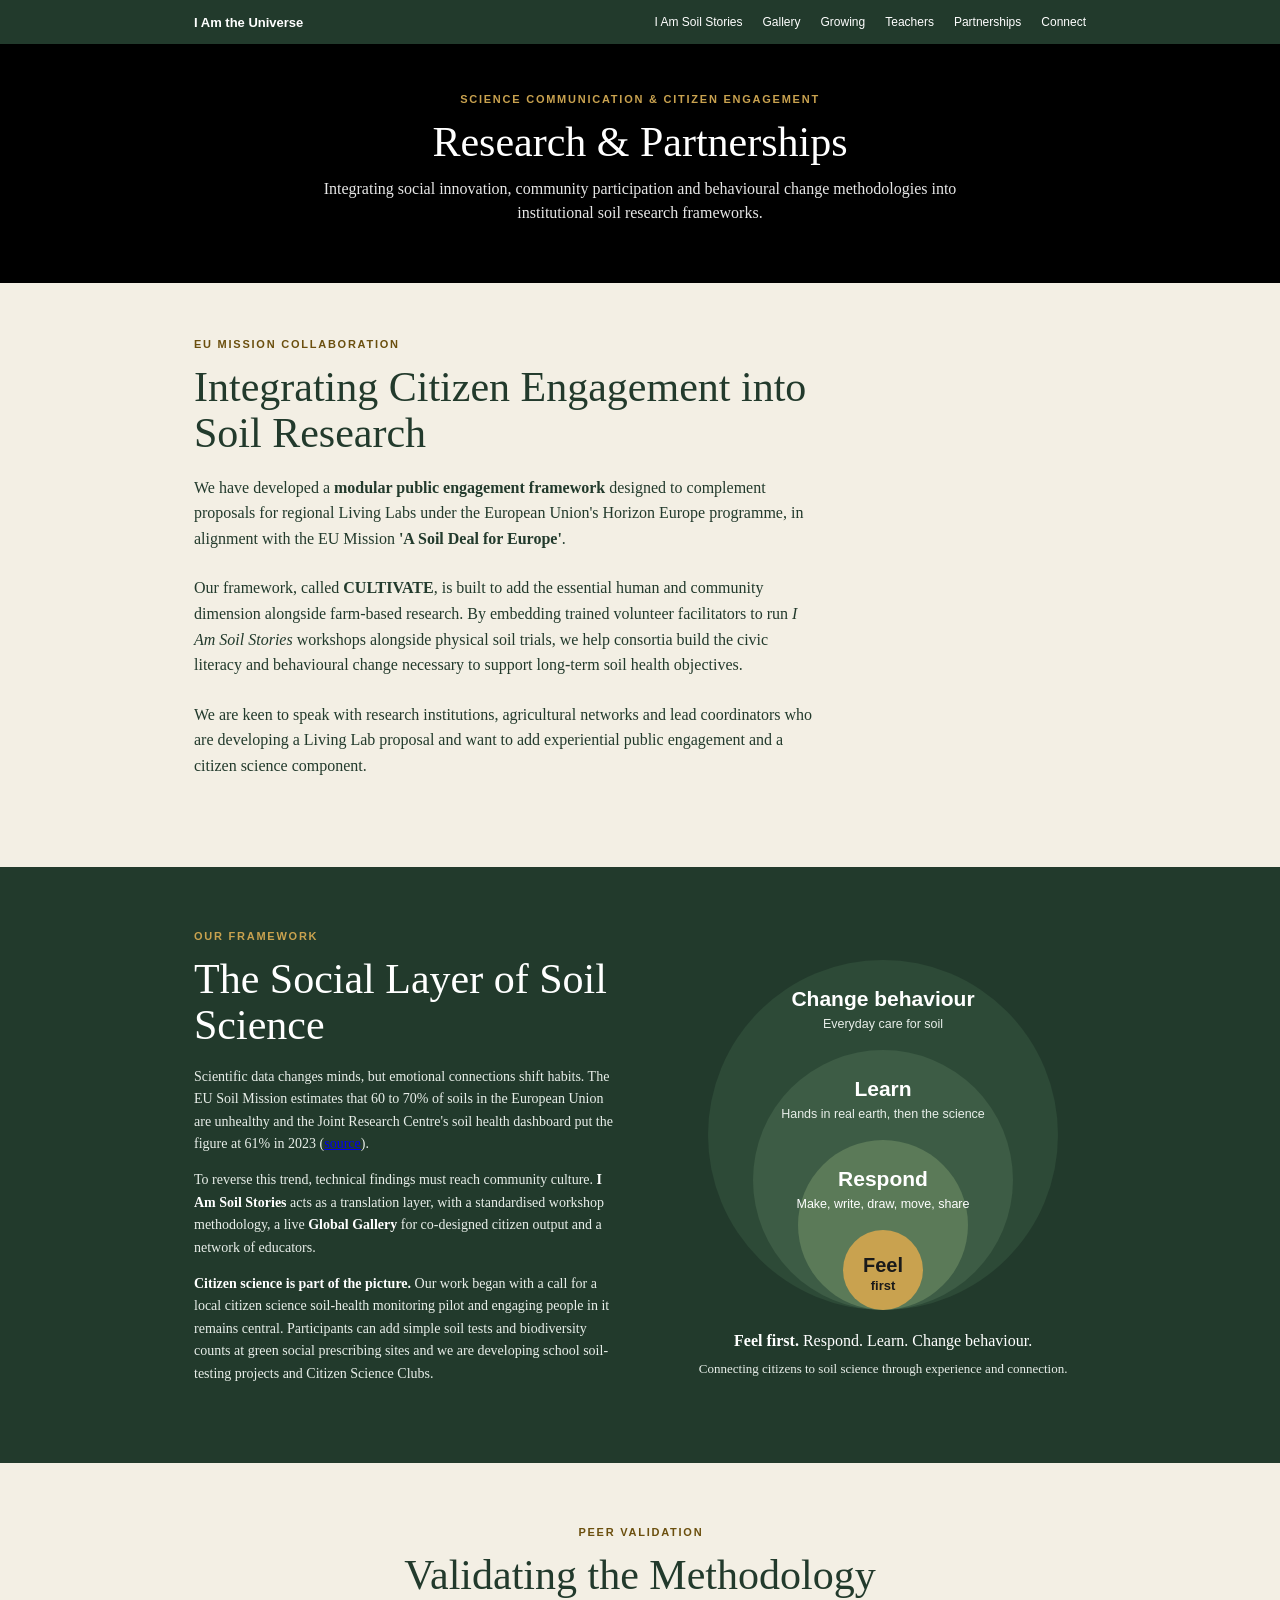
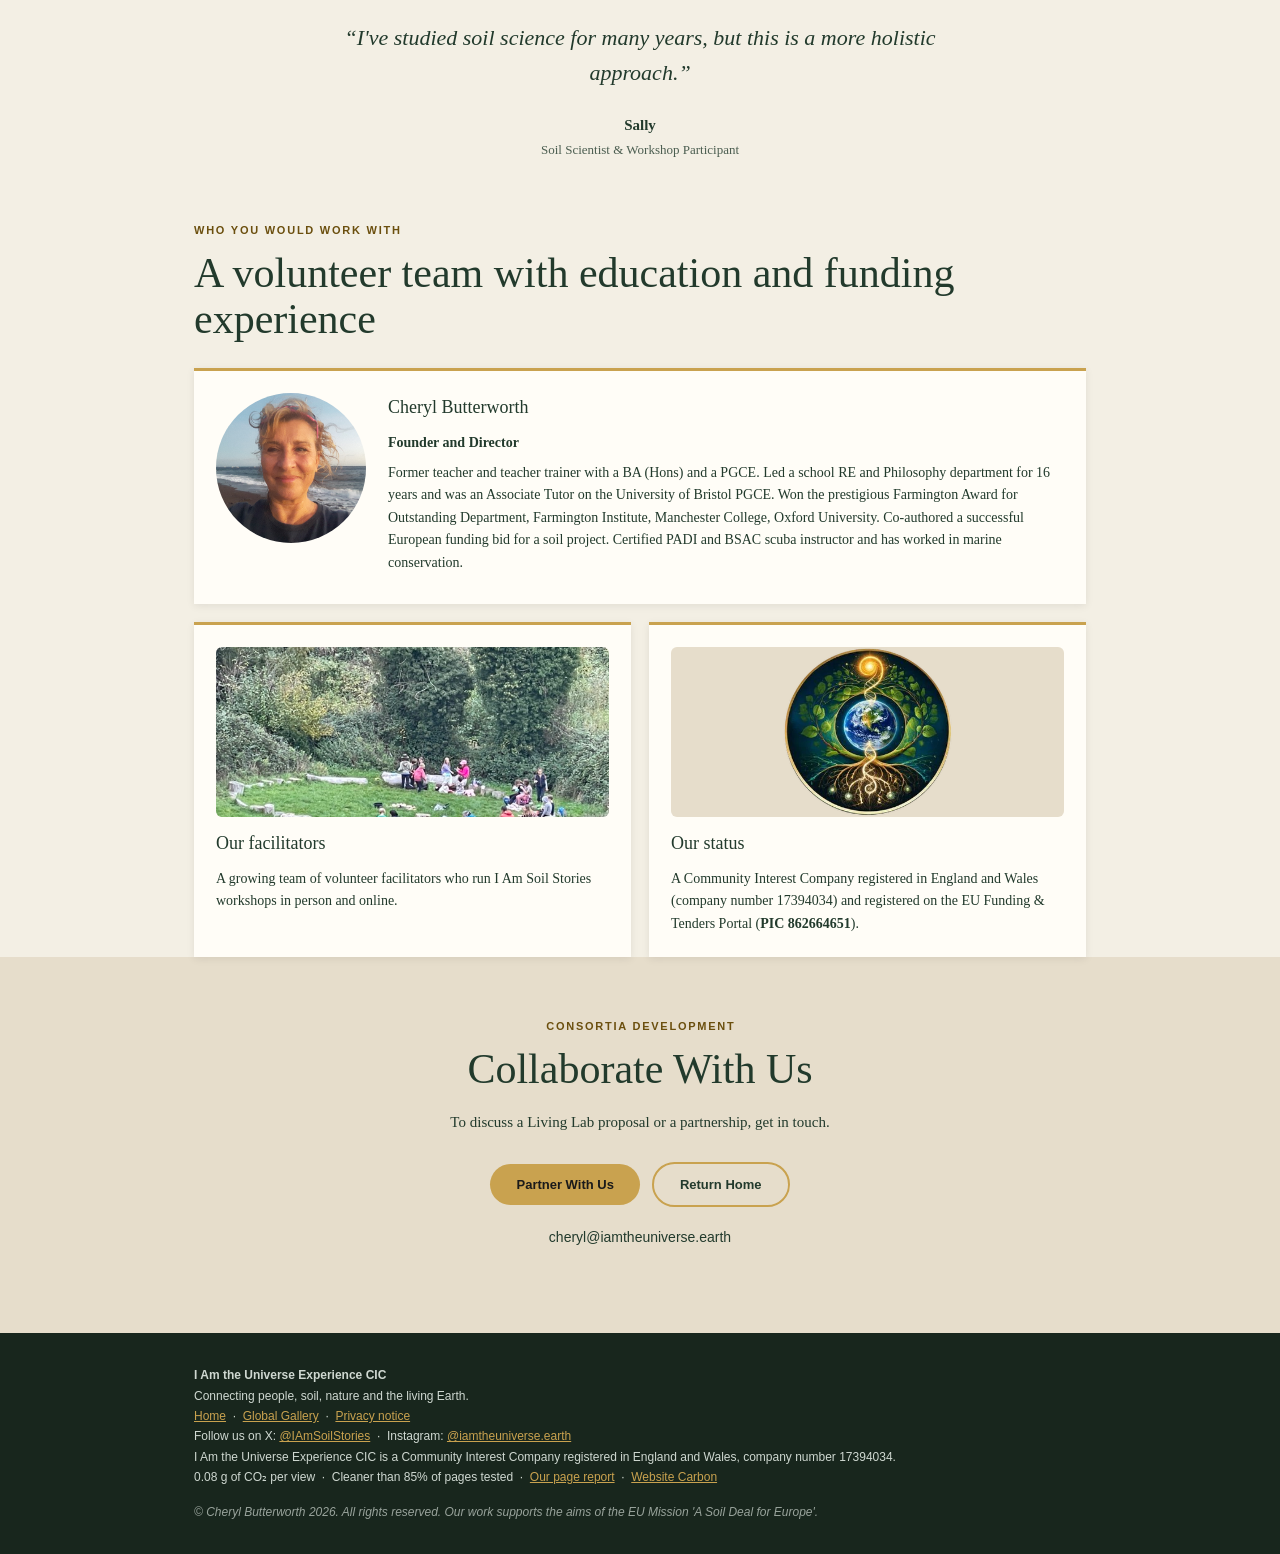
<file: partnerships.html>
<!DOCTYPE html>
<html lang="en-GB">
<head>
<meta charset="utf-8">
<meta name="viewport" content="width=device-width, initial-scale=1">
<link rel="icon" href="favicon.ico" sizes="any">
<link rel="icon" type="image/png" sizes="32x32" href="favicon-32.png">
<link rel="apple-touch-icon" href="apple-touch-icon.png">
<title>Research & Partnerships · I Am the Universe Experience</title>
<meta name="description" content="Partnering with researchers, soil scientists, and Horizon Europe Living Labs to bring creative citizen engagement and social innovation to soil health projects.">
<meta property="og:type" content="website">
<meta property="og:title" content="Research & Partnerships · I Am the Universe Experience">
<meta property="og:description" content="Integrating social innovation, community co-design, and creative public engagement into European soil research frameworks.">
<meta property="og:image" content="https://iamtheuniverse.earth/images/banner.jpg">
<meta property="og:url" content="https://iamtheuniverse.earth/partnerships.html">
<meta name="twitter:card" content="summary_large_image">
<link rel="canonical" href="https://iamtheuniverse.earth/partnerships.html">
<style> :root{--dg:#223a2c;--gold:#c9a24f;--cream:#f3efe4;--ink:#223a2c;--beige:#e6ddcb;--deep:#18261d}
*{box-sizing:border-box}
html{scroll-behavior:smooth}
body{margin:0;font-family:Georgia,'Times New Roman',serif;color:var(--ink);background:var(--cream);line-height:1.6}
.w{max-width:940px;margin:0 auto;padding:0 24px}
.label{font:bold 11px/1 Arial,Helvetica,sans-serif;letter-spacing:.16em;text-transform:uppercase;color:#6b4f0e;margin:0 0 14px}
.story .label,.top .label{color:var(--gold)} h1,h2{font-weight:normal;line-height:1.1;margin:0 0 18px} h2{font-size:clamp(30px,5vw,42px)} .btn{display:inline-block;background:var(--gold);color:#1a1a1a;font:bold 13px Arial,Helvetica,sans-serif;padding:13px 26px;border-radius:30px;text-decoration:none} nav{background:var(--dg);color:#fff;font:12px Arial,Helvetica,sans-serif;position:sticky;top:0;z-index:5}
nav .w{display:flex;justify-content:space-between;align-items:center;height:44px}
nav a{color:#fff;text-decoration:none;margin-left:20px}
nav b{font-size:12px}
.intro{padding:56px 0 64px}
.intro h2{max-width:680px}
.intro .sub{max-width:620px;font-size:16px;margin-bottom:24px} .cards{display:grid;grid-template-columns:repeat(auto-fit,minmax(230px,1fr));gap:18px;margin-top:34px} .card{background:#fffdf7;border-top:3px solid var(--gold);padding:22px;box-shadow:0 2px 8px rgba(0,0,0,.08);font-size:14px}
.card h3{font-weight:normal;font-size:18px;margin:0 0 10px}
.card p{margin:0}
.story{background:var(--dg);color:#fff;padding:64px 0}
.story .w{display:grid;grid-template-columns:1.1fr 1fr;gap:40px;align-items:center} .story p{font-size:14px;color:#e8eee9;max-width:430px}
.story b{color:#fff}
.orb{aspect-ratio:1;max-width:340px;width:100%;margin:0 auto;border-radius:50%;background:radial-gradient(circle,#c9a24f 0 9%,#5b7a58 9% 30%,#3d5c45 30% 55%,#2d4a37 55%);box-shadow:0 14px 30px rgba(0,0,0,.4);display:flex;align-items:center;justify-content:center;text-align:center;padding:20%;font-size:17px} .vision{padding:64px 0;text-align:center}
.vision blockquote{font-style:italic;font-size:22px;max-width:620px;margin:22px auto} .vision p{font-size:15px;max-width:640px;margin:0 auto} .connect{background:var(--beige);text-align:center;padding:64px 0}
.connect p{max-width:520px;margin:0 auto 24px;font-size:15px}
.connect .btn{margin:4px}
.connect .alt{background:none;border:2px solid var(--gold);color:var(--ink)} footer{background:var(--deep);color:#cfd8d1;font:12px/1.7 Arial,Helvetica,sans-serif;padding:32px 0}
footer a{color:var(--gold)}
footer i{display:block;margin-top:14px;opacity:.7}
@media(max-width:720px){.story .w{grid-template-columns:1fr}nav a{margin-left:12px}} 
.lead{background:#000;color:#fff;text-align:center;padding:50px 0 58px}
.lead h1{font-size:clamp(28px,6vw,42px);margin:0 0 12px}
.lead p{max-width:640px;margin:0 auto;color:#e6e6e6;font-size:16px;line-height:1.5} 
section p.label,header p.label{font:bold 11px/1 Arial,Helvetica,sans-serif;letter-spacing:.16em;margin:0 0 14px;max-width:none;color:#6b4f0e}
.story p.label,.top p.label{color:var(--gold)}
.vision p.label,.connect p.label,.top p.label{text-indent:.16em}
nav .brand{margin-left:0;font-weight:bold;font-size:13px}
nav .links a{white-space:nowrap}
@media(max-width:720px){
nav .w{height:auto;padding:4px 8px}
nav .brand{display:none}
nav .links{display:flex;justify-content:space-between;width:100%}
nav .links a{margin:0;padding:13px 7px;font-size:13px}
}
@media(max-width:359px){
nav .links a{padding:13px 4px;font-size:12px}
}
.skip{position:absolute;left:-999px;top:8px;background:#fff;color:#000;padding:10px 16px;border-radius:6px;font:bold 14px Arial,sans-serif;z-index:99}
.skip:focus{left:8px}
a:focus-visible,.btn:focus-visible{outline:3px solid #c9a24f;outline-offset:3px}
@media(prefers-reduced-motion:reduce){html{scroll-behavior:auto}}
.card .d{font:bold 12px Arial,Helvetica,sans-serif;letter-spacing:.08em;text-transform:uppercase;color:#6b4f0e;margin:0 0 6px}
@media(max-width:720px){nav .links{flex-wrap:wrap;justify-content:center}nav .links a{padding:13px 9px}}
.who-wide{display:grid;grid-template-columns:150px 1fr;gap:22px;align-items:start;margin-top:26px}
.who-wide img{width:150px;height:150px;border-radius:50%;object-fit:cover}
.who-wide h3{margin-top:0}
.who-wide p{margin:0 0 8px;font-size:14px}
.cards.who-two{grid-template-columns:repeat(2,1fr);margin-top:18px}
.who img{width:100%;height:170px;object-fit:cover;border-radius:6px;margin-bottom:12px;display:block}
.who img.logo-img{object-fit:contain;background:#e6ddcb}
@media(max-width:620px){.who-wide{grid-template-columns:1fr;text-align:center}.who-wide img{margin:0 auto}.cards.who-two{grid-template-columns:1fr}}
</style>
</head>
<body>

<a href="#main" class="skip">Skip to content</a>

<nav aria-label="Main"><div class="w"><a class="brand" href="index.html">I Am the Universe</a><div class="links"><a href="index.html#stories">I Am Soil Stories</a><a href="gallery.html">Gallery</a><a href="green-social-prescribing.html">Growing</a><a href="teachers.html">Teachers</a><a href="partnerships.html">Partnerships</a><a href="index.html#connect">Connect</a></div></div></nav>
<main id="main">

<header class="lead">
<div class="w">
<p class="label" style="color:var(--gold)">Science Communication &amp; Citizen Engagement</p>
<h1>Research &amp; Partnerships</h1>
<p>Integrating social innovation, community participation and behavioural change methodologies into institutional soil research frameworks.</p>
</div>
</header>

<section class="intro">
<div class="w">
<p class="label">EU Mission Collaboration</p>
<h2>Integrating Citizen Engagement into Soil Research</h2>
<p class="sub">We have developed a <b>modular public engagement framework</b> designed to complement proposals for regional Living Labs under the European Union's Horizon Europe programme, in alignment with the EU Mission <b>'A Soil Deal for Europe'</b>.</p>
<p class="sub">Our framework, called <b>CULTIVATE</b>, is built to add the essential human and community dimension alongside farm-based research. By embedding trained volunteer facilitators to run <i>I Am Soil Stories</i> workshops alongside physical soil trials, we help consortia build the civic literacy and behavioural change necessary to support long-term soil health objectives.</p>
<p class="sub">We are keen to speak with research institutions, agricultural networks and lead coordinators who are developing a Living Lab proposal and want to add experiential public engagement and a citizen science component.</p>
</div>
</section>

<section class="story">
<div class="w">
<div>
<p class="label">Our Framework</p>
<h2>The Social Layer of Soil Science</h2>
<p>Scientific data changes minds, but emotional connections shift habits. The EU Soil Mission estimates that 60 to 70% of soils in the European Union are unhealthy and the Joint Research Centre's soil health dashboard put the figure at 61% in 2023 (<a href="https://joint-research-centre.ec.europa.eu/jrc-news-and-updates/new-tool-maps-state-soil-health-across-europe-2023-03-13_en">source</a>).</p>
<p>To reverse this trend, technical findings must reach community culture. <b>I Am Soil Stories</b> acts as a translation layer, with a standardised workshop methodology, a live <b>Global Gallery</b> for co-designed citizen output and a network of educators.</p>
<p><b>Citizen science is part of the picture.</b> Our work began with a call for a local citizen science soil-health monitoring pilot and engaging people in it remains central. Participants can add simple soil tests and biodiversity counts at green social prescribing sites and we are developing school soil-testing projects and Citizen Science Clubs.</p>
</div>
<div>
<svg viewBox="0 0 360 360" role="img" aria-labelledby="svgt" style="width:100%;max-width:360px;height:auto;display:block;margin:0 auto" xmlns="http://www.w3.org/2000/svg">
<title id="svgt">Four nested circles. Feel is at the centre, then Respond, Learn and Change behaviour.</title>
<circle cx="180" cy="185" r="175" fill="#2d4a37"/>
<circle cx="180" cy="230" r="130" fill="#3d5c45"/>
<circle cx="180" cy="275" r="85" fill="#5b7a58"/>
<circle cx="180" cy="320" r="40" fill="#c9a24f"/>
<g font-family="Arial,Helvetica,sans-serif" text-anchor="middle">
<text x="180" y="56" font-size="21" font-weight="bold" fill="#fff">Change behaviour</text>
<text x="180" y="78" font-size="12.5" fill="#e8eee9">Everyday care for soil</text>
<text x="180" y="146" font-size="21" font-weight="bold" fill="#fff">Learn</text>
<text x="180" y="168" font-size="12.5" fill="#e8eee9">Hands in real earth, then the science</text>
<text x="180" y="236" font-size="21" font-weight="bold" fill="#fff">Respond</text>
<text x="180" y="258" font-size="12.5" fill="#fff">Make, write, draw, move, share</text>
<text x="180" y="322" font-size="20" font-weight="bold" fill="#1a1a1a">Feel</text>
<text x="180" y="340" font-size="13" font-weight="bold" fill="#1a1a1a">first</text>
</g></svg>
<p style="text-align:center;margin:18px auto 6px;font-size:16px;color:#fff;max-width:none"><b>Feel first.</b> Respond. Learn. Change behaviour.</p>
<p style="text-align:center;margin:0 auto;font-size:13px;max-width:none">Connecting citizens to soil science through experience and connection.</p>
</div>
</div>
</section>

<section class="vision">
<div class="w">
<p class="label">Peer Validation</p>
<h2>Validating the Methodology</h2>
<blockquote>&ldquo;I've studied soil science for many years, but this is a more holistic approach.&rdquo;</blockquote>
<p><b>Sally</b><br><span style="font-size:13px;opacity:0.8">Soil Scientist &amp; Workshop Participant</span></p>
</div>
</section>

<section class="work" id="credentials"><div class="w">
<p class="label">Who you would work with</p>
<h2>A volunteer team with education and funding experience</h2>
<div class="card who-wide"><img src="images/team-cheryl.jpg" width="600" height="600" loading="lazy" alt="Cheryl Butterworth smiling on a windswept beach"><div><h3>Cheryl Butterworth</h3><p><b>Founder and Director</b></p><p>Former teacher and teacher trainer with a BA (Hons) and a PGCE. Led a school RE and Philosophy department for 16 years and was an Associate Tutor on the University of Bristol PGCE. Won the prestigious Farmington Award for Outstanding Department, Farmington Institute, Manchester College, Oxford University. Co-authored a successful European funding bid for a soil project. Certified PADI and BSAC scuba instructor and has worked in marine conservation.</p></div></div>
<div class="cards who-two">
<div class="card who"><img src="images/home-3.jpg" width="480" height="480" loading="lazy" alt="A group of people sitting together in a grassy circle on a farm"><h3>Our facilitators</h3><p>A growing team of volunteer facilitators who run I Am Soil Stories workshops in person and online.</p></div>
<div class="card who"><img class="logo-img" src="images/logo.webp" width="300" height="300" loading="lazy" alt="I Am the Universe emblem: the Earth held within a tree with roots and a golden spiral"><h3>Our status</h3><p>A Community Interest Company registered in England and Wales (company number 17394034) and registered on the EU Funding &amp; Tenders Portal (<b>PIC 862664651</b>).</p></div>
</div>
</div></section>

<section class="connect">
<div class="w">
<p class="label">Consortia Development</p>
<h2>Collaborate With Us</h2>
<p>To discuss a Living Lab proposal or a partnership, get in touch.</p>
<a href="mailto:cheryl@iamtheuniverse.earth?subject=Partnership%20enquiry" class="btn">Partner With Us</a>
<a href="index.html" class="btn alt">Return Home</a>
<p class="em" style="font:14px Arial,sans-serif;margin-top:18px">cheryl@iamtheuniverse.earth</p>
</div>
</section>
</main>

<footer><div class="w">
<b>I Am the Universe Experience CIC</b><br>Connecting people, soil, nature and the living Earth.<br>
<a href="index.html">Home</a> &nbsp;·&nbsp; <a href="gallery.html">Global Gallery</a> &nbsp;·&nbsp; <a href="privacy.html">Privacy notice</a><br>
Follow us on X: <a href="https://x.com/IAmSoilStories">@IAmSoilStories</a> &nbsp;·&nbsp; Instagram: <a href="https://www.instagram.com/iamtheuniverse.earth/">@iamtheuniverse.earth</a><br>
I Am the Universe Experience CIC is a Community Interest Company registered in England and Wales, company number 17394034.
<br>0.08 g of CO₂ per view &nbsp;·&nbsp; Cleaner than 85% of pages tested &nbsp;·&nbsp; <a href="https://www.websitecarbon.com/website/iamtheuniverse-earth/">Our page report</a> &nbsp;·&nbsp; <a href="https://websitecarbon.com/">Website Carbon</a><i>&copy; Cheryl Butterworth 2026. All rights reserved. Our work supports the aims of the EU Mission 'A Soil Deal for Europe'.</i>
</div></footer>

</body>
</html>
</file>
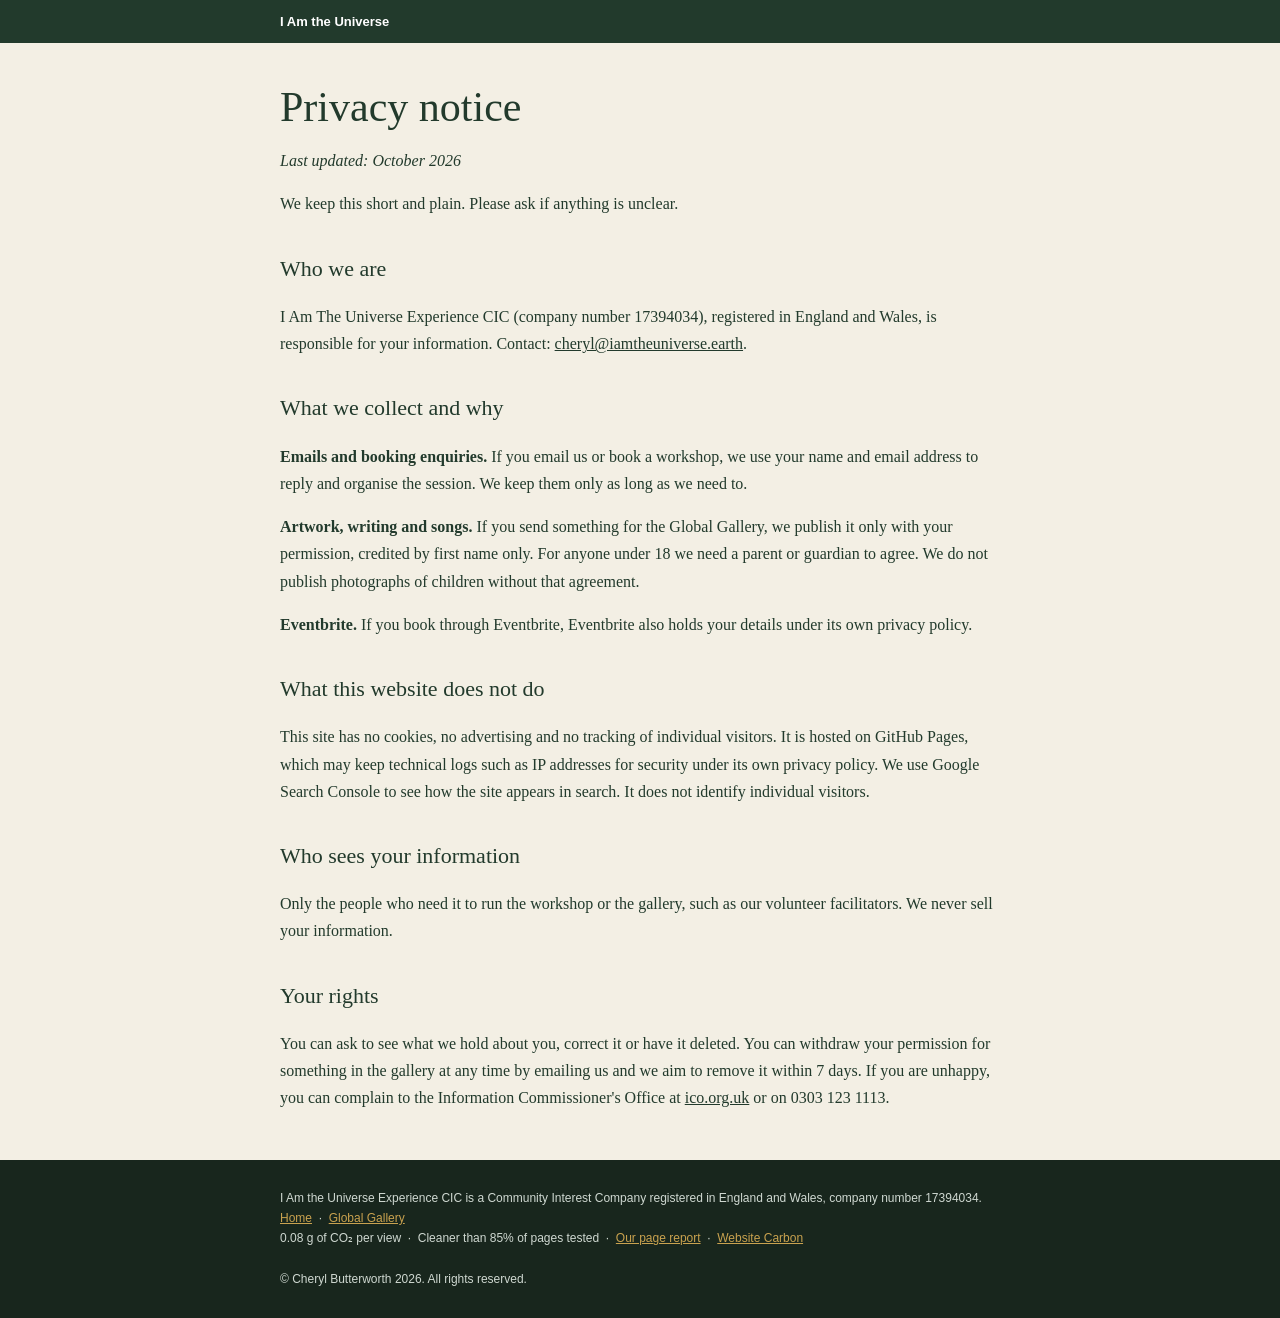
<file: privacy.html>
<!DOCTYPE html>
<html lang="en-GB">
<head>
<meta charset="utf-8">
<meta name="viewport" content="width=device-width, initial-scale=1">
<link rel="icon" href="/favicon.ico" sizes="any">
<link rel="apple-touch-icon" href="/apple-touch-icon.png">
<title>Privacy notice · I Am the Universe Experience</title>
<meta name="robots" content="index,follow">
<style>
body{margin:0;font-family:Georgia,'Times New Roman',serif;background:#f3efe4;color:#223a2c;line-height:1.7}
.w{max-width:720px;margin:0 auto;padding:0 24px}
nav{background:#223a2c;font:13px Arial,sans-serif;padding:14px 0}nav a{color:#fff;text-decoration:none;font-weight:bold}
h1{font-weight:normal;font-size:clamp(30px,6vw,42px);line-height:1.15;margin:40px 0 12px}
h2{font-weight:normal;font-size:22px;margin:32px 0 8px;color:#223a2c}
a{color:#223a2c}.btn{display:inline-block;background:#c9a24f;color:#1a1a1a;font:bold 13px Arial,sans-serif;padding:13px 26px;border-radius:30px;text-decoration:none}
a:focus-visible{outline:3px solid #c9a24f;outline-offset:3px}
footer{background:#18261d;color:#cfd8d1;font:12px/1.7 Arial,sans-serif;padding:28px 0;margin-top:48px}footer a{color:#c9a24f}
</style>
</head>
<body>
<nav aria-label="Main"><div class="w"><a href="/">I Am the Universe</a></div></nav>
<main><div class="w">
<h1>Privacy notice</h1>
<p><i>Last updated: October 2026</i></p>
<p>We keep this short and plain. Please ask if anything is unclear.</p>
<h2>Who we are</h2>
<p>I Am The Universe Experience CIC (company number 17394034), registered in England and Wales, is responsible for your information. Contact: <a href="mailto:cheryl@iamtheuniverse.earth">cheryl@iamtheuniverse.earth</a>.</p>
<h2>What we collect and why</h2>
<p><b>Emails and booking enquiries.</b> If you email us or book a workshop, we use your name and email address to reply and organise the session. We keep them only as long as we need to.</p>
<p><b>Artwork, writing and songs.</b> If you send something for the Global Gallery, we publish it only with your permission, credited by first name only. For anyone under 18 we need a parent or guardian to agree. We do not publish photographs of children without that agreement.</p>
<p><b>Eventbrite.</b> If you book through Eventbrite, Eventbrite also holds your details under its own privacy policy.</p>
<h2>What this website does not do</h2>
<p>This site has no cookies, no advertising and no tracking of individual visitors. It is hosted on GitHub Pages, which may keep technical logs such as IP addresses for security under its own privacy policy. We use Google Search Console to see how the site appears in search. It does not identify individual visitors.</p>
<h2>Who sees your information</h2>
<p>Only the people who need it to run the workshop or the gallery, such as our volunteer facilitators. We never sell your information.</p>
<h2>Your rights</h2>
<p>You can ask to see what we hold about you, correct it or have it deleted. You can withdraw your permission for something in the gallery at any time by emailing us and we aim to remove it within 7 days. If you are unhappy, you can complain to the Information Commissioner's Office at <a href="https://ico.org.uk">ico.org.uk</a> or on 0303 123 1113.</p>
</div></main>
<footer><div class="w">I Am the Universe Experience CIC is a Community Interest Company registered in England and Wales, company number 17394034.<br><a href="/">Home</a> &nbsp;·&nbsp; <a href="/gallery.html">Global Gallery</a><br>0.08 g of CO₂ per view &nbsp;·&nbsp; Cleaner than 85% of pages tested &nbsp;·&nbsp; <a href="https://www.websitecarbon.com/website/iamtheuniverse-earth/">Our page report</a> &nbsp;·&nbsp; <a href="https://websitecarbon.com/">Website Carbon</a><br><br>&copy; Cheryl Butterworth 2026. All rights reserved.</div></footer>
</body>
</html>
</file>
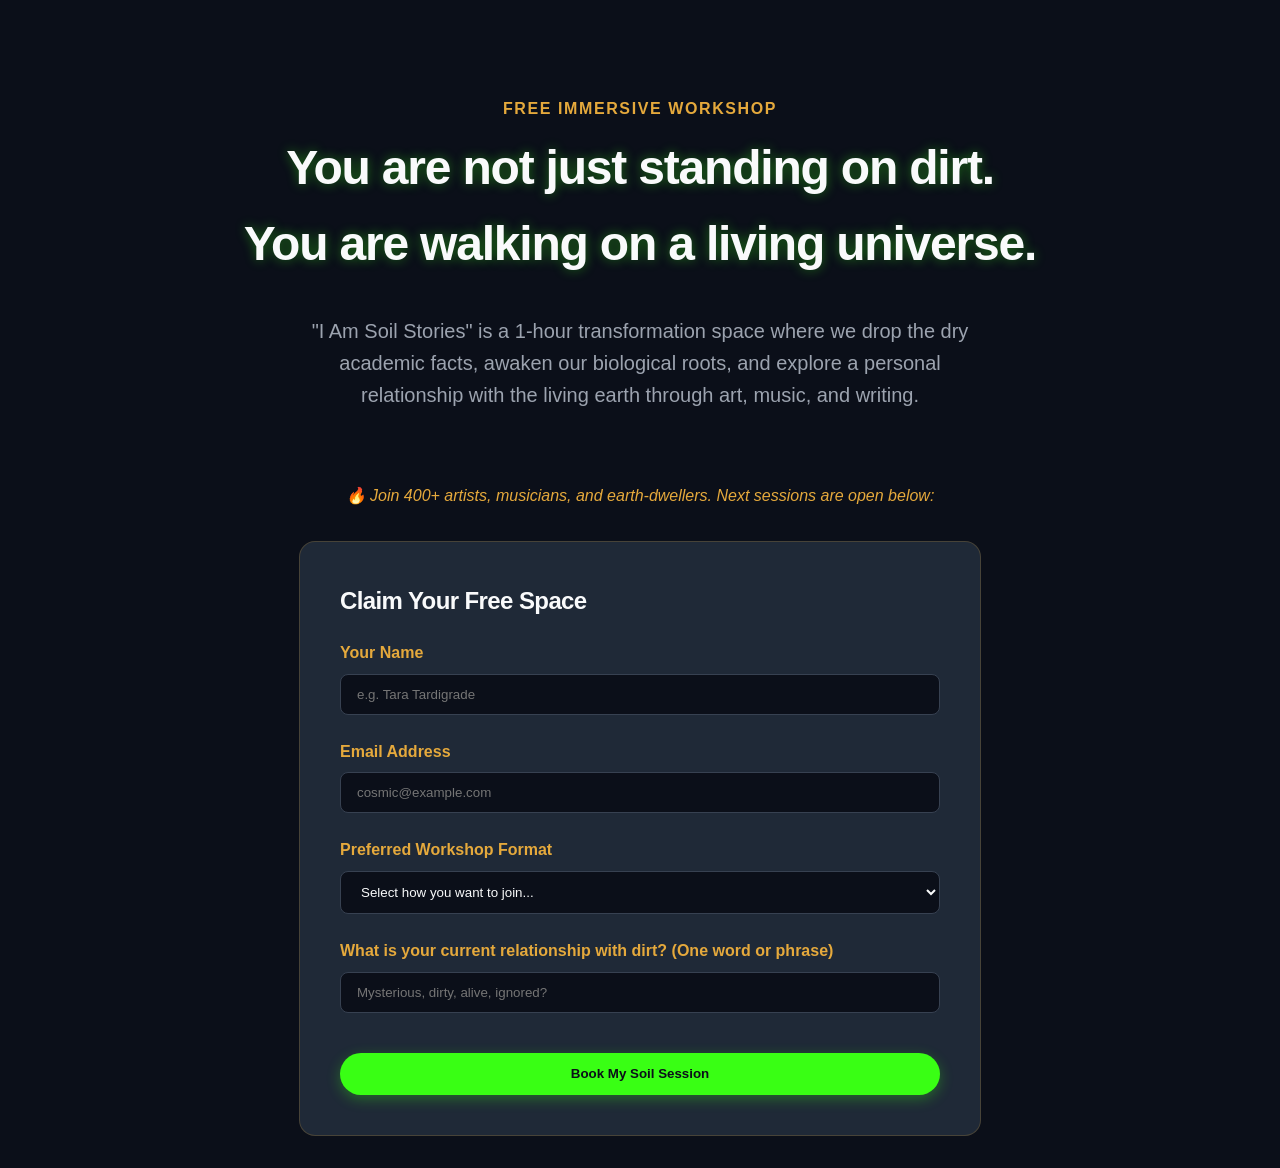
<file: soil-stories-booking.html>
<!DOCTYPE html>
<html lang="en">
<head>
  <meta charset="UTF-8">
  <meta name="viewport" content="width=device-width, initial-scale=1.0">
  <title>Book I Am Soil Stories | Free Creative Workshop</title>
  <link rel="stylesheet" href="soil-stories-style.css">
</head>
<body>

  <div class="container">
    <!-- Hero Strategy Targeting Affective Domain -->
    <div style="text-align: center; padding: 4rem 0 2rem 0;">
      <span style="color: var(--earth-gold); text-transform: uppercase; font-weight: bold; letter-spacing: 0.1em;">Free Immersive Workshop</span>
      <h1 style="font-size: 3rem; margin-top: 0.5rem;" class="text-glow">You are not just standing on dirt.<br>You are walking on a living universe.</h1>
      <p style="font-size: 1.25rem; max-width: 700px; margin: 1.5rem auto; color: var(--text-muted);">
        "I Am Soil Stories" is a 1-hour transformation space where we drop the dry academic facts, awaken our biological roots, and explore a personal relationship with the living earth through art, music, and writing.
      </p>
    </div>

    <!-- Active Social Proof Metric Integration -->
    <div style="text-align: center; margin-bottom: 2rem;">
      <p style="font-style: italic; color: var(--earth-gold);">
        🔥 Join 400+ artists, musicians, and earth-dwellers. Next sessions are open below:
      </p>
    </div>

    <!-- Static Backend Pipeline Integration Form -->
    <!-- Swap the 'YOUR_ENDPOINT_KEY' string out with your real Formspree endpoint -->
    <div class="form-container" style="max-width: 600px; margin-left: auto; margin-right: auto;">
      <h2 style="margin-top: 0; color: var(--clean-white);">Claim Your Free Space</h2>
      
      <form action="https://formspree.io" method="POST">
        
        <div class="form-group">
          <label for="name">Your Name</label>
          <input type="text" id="name" name="name" required placeholder="e.g. Tara Tardigrade">
        </div>

        <div class="form-group">
          <label for="email">Email Address</label>
          <input type="email" id="email" name="email" required placeholder="cosmic@example.com">
        </div>

        <div class="form-group">
          <label for="format">Preferred Workshop Format</label>
          <select id="format" name="format" required>
            <option value="" disabled selected>Select how you want to join...</option>
            <option value="Online-Zoom">Global Online Interactive Session (Zoom)</option>
            <option value="In-Person-Group">In-Person Community Group (Preferably local cohorts)</option>
          </select>
        </div>

        <div class="form-group">
          <label for="affective-prompt">What is your current relationship with dirt? (One word or phrase)</label>
          <input type="text" id="affective-prompt" name="relationship_status" placeholder="Mysterious, dirty, alive, ignored?">
        </div>

        <!-- Custom Static Redirection Route to Next Pipeline Step -->
        <input type="hidden" name="_next" value="https://iamtheuniverse.earth">

        <button type="submit" class="btn-primary" style="width: 100%; margin-top: 1rem;">Book My Soil Session</button>
      </form>
    </div>
  </div>

</body>
</html>
</file>
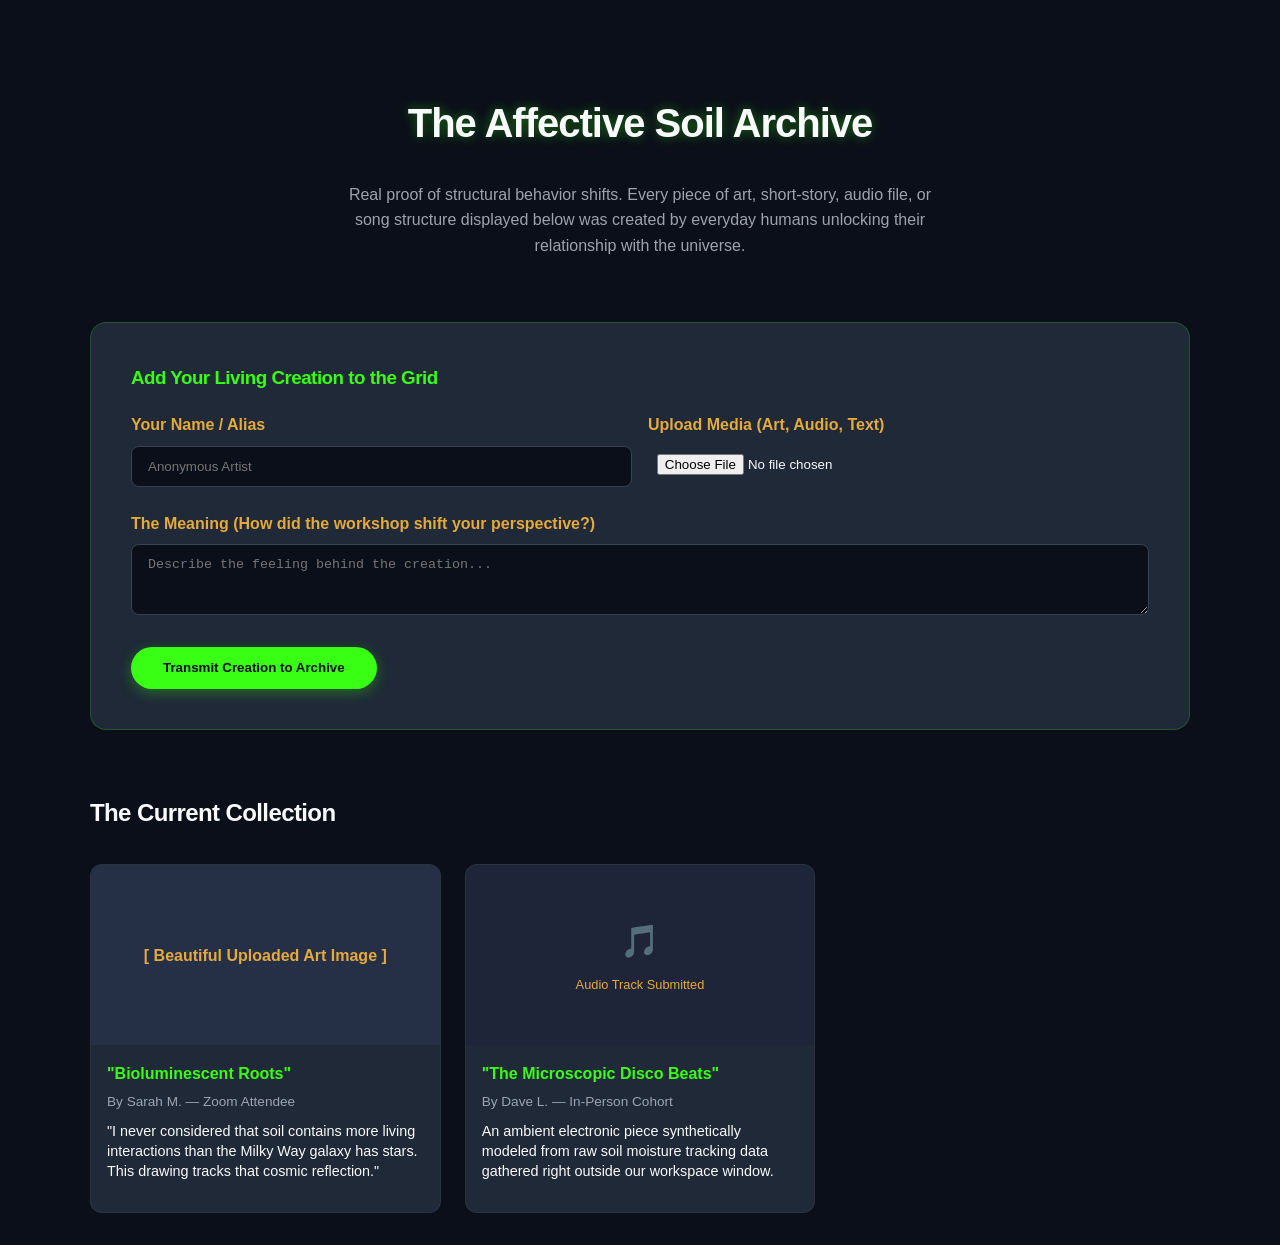
<file: soil-stories-gallery.html>
<!DOCTYPE html>
<html lang="en">
<head>
  <meta charset="UTF-8">
  <meta name="viewport" content="width=device-width, initial-scale=1.0">
  <title>The Soil Stories Gallery | Living Artifacts</title>
  <link rel="stylesheet" href="soil-stories-style.css">
</head>
<body>

  <div class="container">
    <div style="text-align: center; padding: 2rem 0;">
      <h1 class="text-glow" style="font-size: 2.5rem;">The Affective Soil Archive</h1>
      <p style="color: var(--text-muted); max-width: 600px; margin: 0 auto;">
        Real proof of structural behavior shifts. Every piece of art, short-story, audio file, or song structure displayed below was created by everyday humans unlocking their relationship with the universe.
      </p>
    </div>

    <!-- The Interactive Static Media Submission Pipe -->
    <!-- Swap in your own email to instantly initialize FormSubmit updates -->
    <div class="form-container" style="margin-bottom: 4rem; border-color: rgba(59, 255, 20, 0.2);">
      <h3 style="margin-top: 0; color: var(--biolume-green);">Add Your Living Creation to the Grid</h3>
      <form action="https://formsubmit.co" method="POST" enctype="multipart/form-data">
        
        <!-- Anti-Spam configuration -->
        <input type="text" name="_honey" style="display:none">
        
        <div style="display: grid; grid-template-columns: 1fr 1fr; gap: 1rem;">
          <div class="form-group">
            <label for="creator">Your Name / Alias</label>
            <input type="text" name="creator_name" required placeholder="Anonymous Artist">
          </div>
          <div class="form-group">
            <label for="file">Upload Media (Art, Audio, Text)</label>
            <!-- Accepts regular photos, artwork scans, poems, or audio notes up to 10MB completely free -->
            <input type="file" name="attachment" accept="image/*,audio/*,.pdf,.txt" required style="padding: 0.55rem;">
          </div>
        </div>

        <div class="form-group">
          <label for="story">The Meaning (How did the workshop shift your perspective?)</label>
          <textarea name="art_meaning" rows="3" placeholder="Describe the feeling behind the creation..."></textarea>
        </div>

        <button type="submit" class="btn-primary">Transmit Creation to Archive</button>
      </form>
    </div>

    <!-- The Display Grid Matrix -->
    <h2>The Current Collection</h2>
    <div class="gallery-grid">
      
      <!-- Mock Entry 1 -->
      <div class="gallery-card">
        <div style="background: #253047; height: 180px; display: flex; align-items: center; justify-content: center; color: var(--earth-gold); font-weight: bold;">
          [ Beautiful Uploaded Art Image ]
        </div>
        <div class="card-content">
          <h4 style="margin: 0; color: var(--biolume-green);">"Bioluminescent Roots"</h4>
          <p style="font-size: 0.85rem; color: var(--text-muted); margin: 0.25rem 0;">By Sarah M. — Zoom Attendee</p>
          <p style="font-size: 0.9rem; margin-top: 0.5rem; line-height: 1.4;">"I never considered that soil contains more living interactions than the Milky Way galaxy has stars. This drawing tracks that cosmic reflection."</p>
        </div>
      </div>

      <!-- Mock Entry 2 -->
      <div class="gallery-card">
        <div style="background: #1E2538; height: 180px; display: flex; flex-direction: column; align-items: center; justify-content: center; padding: 1rem; box-sizing: border-box; text-align: center;">
          <span style="font-size: 2rem; margin-bottom: 0.5rem;">🎵</span>
          <span style="font-size: 0.8rem; color: var(--earth-gold);">Audio Track Submitted</span>
        </div>
        <div class="card-content">
          <h4 style="margin: 0; color: var(--biolume-green);">"The Microscopic Disco Beats"</h4>
          <p style="font-size: 0.85rem; color: var(--text-muted); margin: 0.25rem 0;">By Dave L. — In-Person Cohort</p>
          <p style="font-size: 0.9rem; margin-top: 0.5rem; line-height: 1.4;">An ambient electronic piece synthetically modeled from raw soil moisture tracking data gathered right outside our workspace window.</p>
        </div>
      </div>

    </div>
  </div>

</body>
</html>
</file>
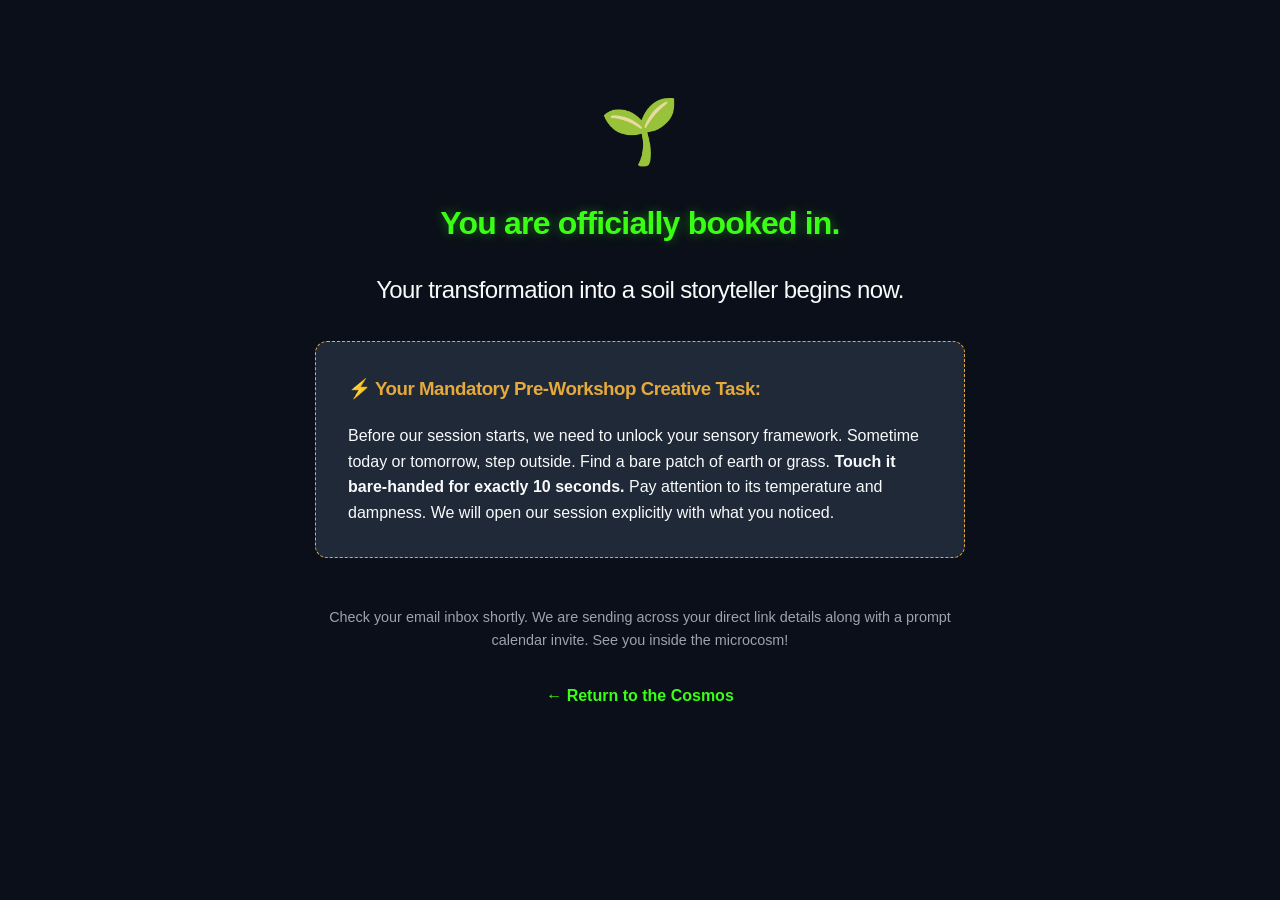
<file: soil-stories-thanks.html>
<!DOCTYPE html>
<html lang="en">
<head>
  <meta charset="UTF-8">
  <meta name="viewport" content="width=device-width, initial-scale=1.0">
  <title>Your Cosmic Seat is Confirmed!</title>
  <link rel="stylesheet" href="soil-stories-style.css">
</head>
<body>

  <div class="container" style="text-align: center; max-width: 650px; padding: 5rem 1rem;">
    <span style="font-size: 4rem;">🌱</span>
    <h1 class="text-glow" style="color: var(--biolume-green); margin-top: 1rem;">You are officially booked in.</h1>
    <h2 style="font-weight: 400; margin-bottom: 2rem;">Your transformation into a soil storyteller begins now.</h2>

    <div style="background-color: var(--slate-gray); padding: 2rem; border-radius: 12px; text-align: left; border: 1px dashed var(--earth-gold);">
      <h3 style="margin-top: 0; color: var(--earth-gold);">⚡ Your Mandatory Pre-Workshop Creative Task:</h3>
      <p style="margin-bottom: 0;">
        Before our session starts, we need to unlock your sensory framework. Sometime today or tomorrow, step outside. Find a bare patch of earth or grass. 
        <strong>Touch it bare-handed for exactly 10 seconds.</strong> Pay attention to its temperature and dampness. We will open our session explicitly with what you noticed.
      </p>
    </div>

    <p style="color: var(--text-muted); margin-top: 3rem; font-size: 0.9rem;">
      Check your email inbox shortly. We are sending across your direct link details along with a prompt calendar invite. See you inside the microcosm!
    </p>
    
    <a href="index.html" style="color: var(--biolume-green); text-decoration: none; font-weight: bold; display: inline-block; margin-top: 1rem;">← Return to the Cosmos</a>
  </div>

</body>
</html>
</file>
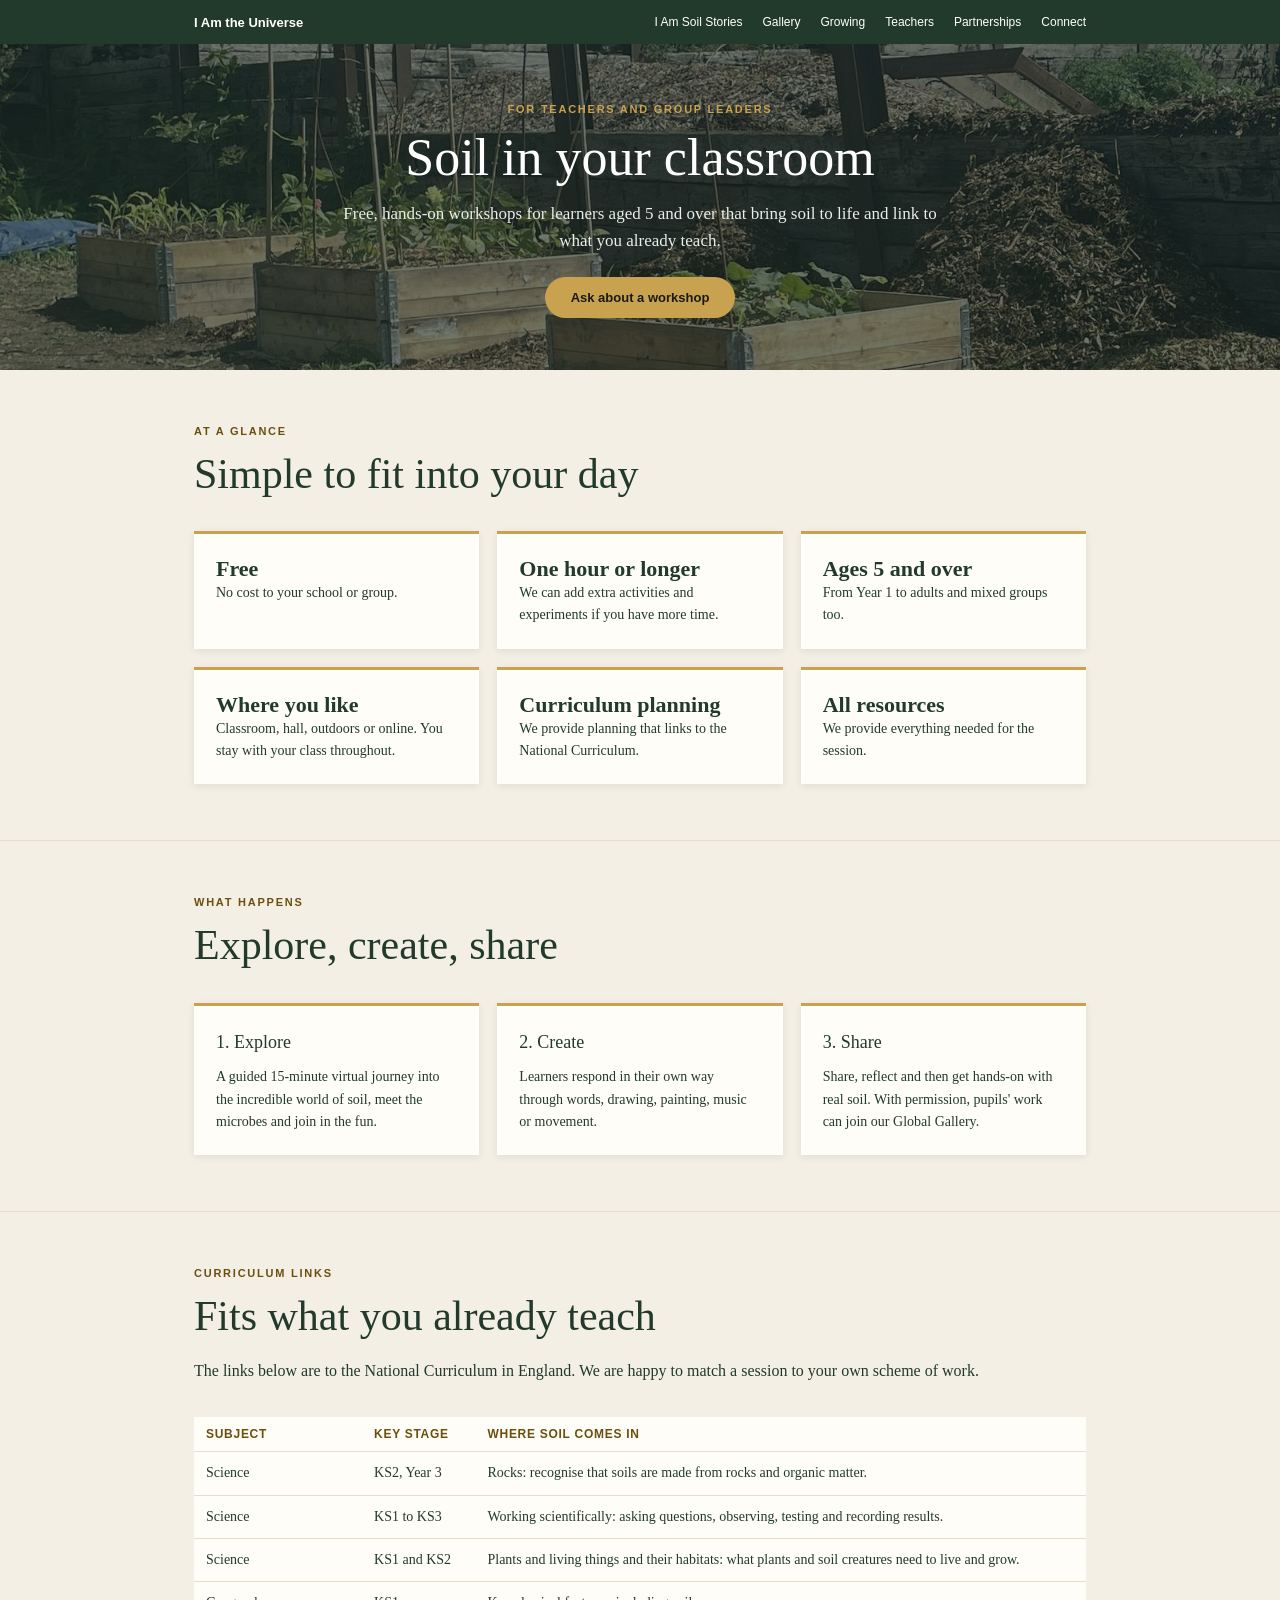
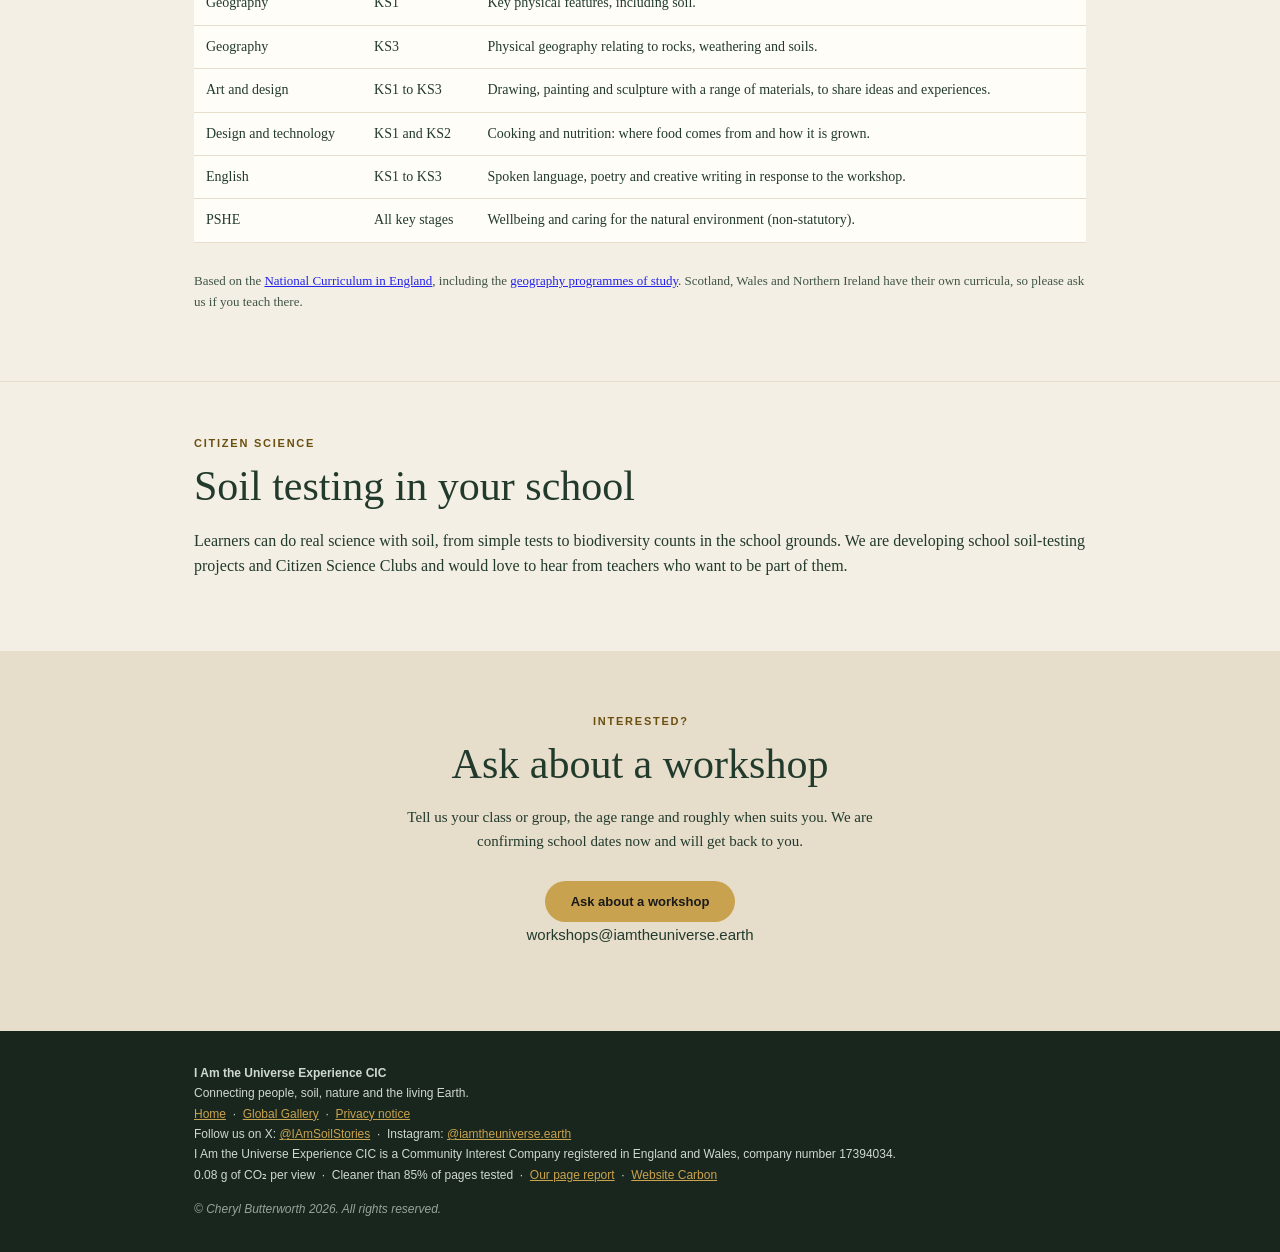
<file: teachers.html>
<!DOCTYPE html>
<html lang="en-GB">
<head>
<meta charset="utf-8">
<meta name="viewport" content="width=device-width, initial-scale=1">
<link rel="icon" href="favicon.ico" sizes="any">
<link rel="icon" type="image/png" sizes="32x32" href="favicon-32.png">
<link rel="apple-touch-icon" href="apple-touch-icon.png">
<title>For teachers · Free soil workshops for schools · I Am the Universe Experience</title>
<meta name="description" content="Free, hands-on I Am Soil Stories workshops for learners aged 5 and over, linked to science, geography, art and design, and more.">
<meta property="og:type" content="website">
<meta property="og:title" content="For teachers: free soil workshops for schools">
<meta property="og:description" content="Free, hands-on workshops for learners aged 5 and over that link to what you already teach.">
<meta property="og:image" content="https://iamtheuniverse.earth/images/banner.jpg">
<meta property="og:url" content="https://iamtheuniverse.earth/teachers.html">
<meta name="twitter:card" content="summary_large_image">
<link rel="canonical" href="https://iamtheuniverse.earth/teachers.html">
<meta name="theme-color" content="#223a2c">
<style>
:root{--dg:#223a2c;--gold:#c9a24f;--cream:#f3efe4;--ink:#223a2c;--beige:#e6ddcb;--deep:#18261d}
*{box-sizing:border-box}
html{scroll-behavior:smooth}
body{margin:0;font-family:Georgia,'Times New Roman',serif;color:var(--ink);background:var(--cream);line-height:1.6}
.w{max-width:940px;margin:0 auto;padding:0 24px}
.label{font:bold 11px/1 Arial,Helvetica,sans-serif;letter-spacing:.16em;text-transform:uppercase;color:#6b4f0e;margin:0 0 14px}
.story .label,.top .label{color:var(--gold)}
h1,h2{font-weight:normal;line-height:1.1;margin:0 0 18px}
h2{font-size:clamp(30px,5vw,42px)}
.btn{display:inline-block;background:var(--gold);color:#1a1a1a;font:bold 13px Arial,Helvetica,sans-serif;padding:13px 26px;border-radius:30px;text-decoration:none}
nav{background:var(--dg);color:#fff;font:12px Arial,Helvetica,sans-serif;position:sticky;top:0;z-index:5}
nav .w{display:flex;justify-content:space-between;align-items:center;height:44px}
nav a{color:#fff;text-decoration:none;margin-left:20px}
nav b{font-size:12px}
.hero{background:#000;color:#fff;text-align:center;padding:70px 0 90px;overflow:hidden}
.ring{width:min(600px,92vw);margin:0 auto;padding:40px 20px 30px;border:1px solid #1c1c1c;border-radius:50%;box-shadow:0 0 0 40px #050505,0 0 0 41px #111}
.star{color:var(--gold);font-size:34px;line-height:1}
.hero h1{font-size:clamp(44px,10vw,74px);margin:10px 0 18px}
.hero p{max-width:440px;margin:0 auto 26px;color:#e6e6e6;font-size:16px}
.intro{padding:56px 0 64px}
.intro h2{max-width:560px}
.intro .sub{max-width:460px;font-size:15px}
.cards{display:grid;grid-template-columns:repeat(auto-fit,minmax(230px,1fr));gap:18px;margin-top:34px}
.card{background:#fffdf7;border-top:3px solid var(--gold);padding:22px;box-shadow:0 2px 8px rgba(0,0,0,.08);font-size:14px}
.card h3{font-weight:normal;font-size:18px;margin:0 0 10px}
.card p{margin:0}
.story{background:var(--dg);color:#fff;padding:64px 0}
.story .w{display:grid;grid-template-columns:1.1fr 1fr;gap:40px;align-items:center}
.story p{font-size:14px;color:#e8eee9;max-width:430px}
.story b{color:#fff}
.orb{aspect-ratio:1;max-width:340px;width:100%;margin:0 auto;border-radius:50%;background:radial-gradient(circle,#c9a24f 0 9%,#5b7a58 9% 30%,#3d5c45 30% 55%,#2d4a37 55%);box-shadow:0 14px 30px rgba(0,0,0,.4);display:flex;align-items:center;justify-content:center;text-align:center;padding:20%;font-size:17px}
.vision{padding:64px 0;text-align:center}
.vision blockquote{font-style:italic;font-size:22px;max-width:620px;margin:22px auto}
.vision p{font-size:15px;max-width:640px;margin:0 auto}
.connect{background:var(--beige);text-align:center;padding:64px 0}
.connect p{max-width:520px;margin:0 auto 24px;font-size:15px}
.connect .btn{margin:4px}
.connect .alt{background:none;border:2px solid var(--gold);color:var(--ink)}
footer{background:var(--deep);color:#cfd8d1;font:12px/1.7 Arial,Helvetica,sans-serif;padding:32px 0}
footer a{color:var(--gold)}
footer i{display:block;margin-top:14px;opacity:.7}
@media(max-width:720px){.story .w{grid-template-columns:1fr}nav a{margin-left:12px}}
.hero{background:linear-gradient(rgba(0,0,0,.68),rgba(0,0,0,.68)),url(images/hero.jpg) center/cover no-repeat #000}
.photos{padding:0 0 56px}
.strip{display:grid;grid-template-columns:repeat(auto-fit,minmax(260px,1fr));gap:16px}
.strip figure{margin:0}
.strip img{width:100%;aspect-ratio:4/3;object-fit:cover;display:block;border-radius:6px}
.banner img{width:100%;height:auto;display:block}
.lead{background:#000;color:#fff;text-align:center;padding:40px 0 48px}
.lead h1{font-size:clamp(28px,6vw,40px);margin:0 0 12px}
.lead p{max-width:560px;margin:0 auto 22px;color:#e6e6e6;font-size:16px}
.emb{max-width:290px;margin:0 auto;text-align:center}
.emb img{width:100%;border-radius:50%;box-shadow:0 14px 30px rgba(0,0,0,.4);display:block}
.emb p{font-size:17px;margin:16px 0 0;color:#fff}
.work{padding:56px 0;border-bottom:1px solid var(--beige)}
.facts{font:bold 14px Arial,Helvetica,sans-serif;color:#6b4f0e;margin:6px 0 0}
.em{font:14px Arial,Helvetica,sans-serif;margin-top:18px}
.em a{color:var(--ink)}
/* label fix: stop section paragraph rules from resizing the small headings */
section p.label,header p.label{font:bold 11px/1 Arial,Helvetica,sans-serif;letter-spacing:.16em;margin:0 0 14px;max-width:none;color:#6b4f0e}
.story p.label,.top p.label{color:var(--gold)}
.vision p.label,.connect p.label,.top p.label{text-indent:.16em}
.vision .w{text-align:center}
.vision h2,.vision blockquote,.vision p{text-align:center;margin-left:auto;margin-right:auto}
.vision h2{margin-bottom:18px}
.vision blockquote{padding:0}
nav .brand{margin-left:0;font-weight:bold;font-size:13px}
nav .links a{white-space:nowrap}
@media(max-width:720px){
nav .w{height:auto;padding:4px 8px}
nav .brand{display:none}
nav .links{display:flex;justify-content:space-between;width:100%}
nav .links a{margin:0;padding:13px 7px;font-size:13px}
}
@media(max-width:359px){
nav .links a{padding:13px 4px;font-size:12px}
}
.skip{position:absolute;left:-999px;top:8px;background:#fff;color:#000;padding:10px 16px;border-radius:6px;font:bold 14px Arial,sans-serif;z-index:99}
.skip:focus{left:8px}
a:focus-visible,.btn:focus-visible,figure:focus-visible{outline:3px solid #c9a24f;outline-offset:3px}
@media(prefers-reduced-motion:reduce){html{scroll-behavior:auto}}
.faq details{background:#fffdf7;border-top:3px solid var(--gold);padding:14px 18px;margin-bottom:10px;box-shadow:0 2px 8px rgba(0,0,0,.08)}
.faq summary{cursor:pointer;font:bold 15px Arial,Helvetica,sans-serif}
.faq p{margin:10px 0 0;font-size:15px}
.team img{width:100%;height:auto;aspect-ratio:1;object-fit:cover;border-radius:6px;margin-bottom:12px;display:block}
.team p{margin:0 0 8px}
.team .creds{font-size:13px;border-top:1px solid var(--beige);padding-top:10px;margin-top:12px}
.card .d{font:bold 12px Arial,Helvetica,sans-serif;letter-spacing:.08em;text-transform:uppercase;color:#6b4f0e;margin:0 0 6px}
.card .more{display:inline-block;margin-top:8px;font:bold 13px Arial,sans-serif}
.morenews{margin-top:18px}
.morenews summary{cursor:pointer;font:bold 15px Arial,Helvetica,sans-serif;color:#6b4f0e;padding:6px 0}
.morenews .cards{margin-top:16px}
.sub2{font-size:15px;margin:0 0 14px}
@media(max-width:720px){nav .links{flex-wrap:wrap;justify-content:center}nav .links a{padding:13px 9px}}
.gh{background:linear-gradient(rgba(24,38,29,.62),rgba(24,38,29,.62)),url(images/gsp-banner.jpg) center/cover no-repeat var(--dg);color:#fff;text-align:center;padding:60px 0 52px}
.gh h1{font-size:clamp(34px,7vw,52px);margin:8px 0 14px}
.gh p{max-width:600px;margin:0 auto 22px;color:#e8eee9;font-size:17px}
.gh .label{color:var(--gold)}
.two{display:grid;grid-template-columns:1fr 1fr;gap:28px;align-items:center}
.two img,.steps img,.mos img{width:100%;height:auto;display:block;border-radius:6px}
.steps{display:grid;grid-template-columns:repeat(auto-fit,minmax(200px,1fr));gap:16px;margin-top:20px}
.steps figure,.mos figure{margin:0}
.steps figcaption,.mos figcaption{font-size:13px;margin-top:6px}
.mos{display:grid;grid-template-columns:repeat(auto-fit,minmax(170px,1fr));gap:12px;margin-top:20px}
.mos img{aspect-ratio:3/4;object-fit:cover}
.note{font-size:13px;opacity:.85;margin-top:28px}
@media(max-width:720px){.two{grid-template-columns:1fr}}
.steps img{aspect-ratio:4/3;object-fit:cover;object-position:center 40%}
.cur{width:100%;border-collapse:collapse;font-size:14px;margin-top:18px;background:#fffdf7}
.cur th,.cur td{text-align:left;padding:10px 12px;border-bottom:1px solid var(--beige);vertical-align:top}
.cur th{font:bold 12px Arial,Helvetica,sans-serif;letter-spacing:.06em;text-transform:uppercase;color:#6b4f0e}
.fact{font:bold 22px Georgia,serif;color:var(--ink);margin:0 0 4px}
</style></head>
<body>
<a class="skip" href="#main">Skip to content</a>
<nav aria-label="Main"><div class="w"><a class="brand" href="index.html">I Am the Universe</a><div class="links"><a href="index.html#stories">I Am Soil Stories</a><a href="gallery.html">Gallery</a><a href="green-social-prescribing.html">Growing</a><a href="teachers.html">Teachers</a><a href="partnerships.html">Partnerships</a><a href="index.html#connect">Connect</a></div></div></nav>
<header class="gh"><div class="w">
<p class="label">For teachers and group leaders</p>
<h1>Soil in your classroom</h1>
<p>Free, hands-on workshops for learners aged 5 and over that bring soil to life and link to what you already teach.</p>
<a class="btn" href="mailto:workshops@iamtheuniverse.earth?subject=School%20workshop%20enquiry">Ask about a workshop</a>
</div></header>
<main id="main">
<section class="work"><div class="w">
<p class="label">At a glance</p>
<h2>Simple to fit into your day</h2>
<div class="cards">
<div class="card"><p class="fact">Free</p><p>No cost to your school or group.</p></div>
<div class="card"><p class="fact">One hour or longer</p><p>We can add extra activities and experiments if you have more time.</p></div>
<div class="card"><p class="fact">Ages 5 and over</p><p>From Year 1 to adults and mixed groups too.</p></div>
<div class="card"><p class="fact">Where you like</p><p>Classroom, hall, outdoors or online. You stay with your class throughout.</p></div>
<div class="card"><p class="fact">Curriculum planning</p><p>We provide planning that links to the National Curriculum.</p></div>
<div class="card"><p class="fact">All resources</p><p>We provide everything needed for the session.</p></div>
</div>
</div></section>
<section class="work"><div class="w">
<p class="label">What happens</p>
<h2>Explore, create, share</h2>
<div class="cards">
<div class="card"><h3>1. Explore</h3><p>A guided 15-minute virtual journey into the incredible world of soil, meet the microbes and join in the fun.</p></div>
<div class="card"><h3>2. Create</h3><p>Learners respond in their own way through words, drawing, painting, music or movement.</p></div>
<div class="card"><h3>3. Share</h3><p>Share, reflect and then get hands-on with real soil. With permission, pupils' work can join our Global Gallery.</p></div>
</div>
</div></section>
<section class="work"><div class="w">
<p class="label">Curriculum links</p>
<h2>Fits what you already teach</h2>
<p>The links below are to the National Curriculum in England. We are happy to match a session to your own scheme of work.</p>
<div style="overflow-x:auto"><table class="cur">
<tr><th>Subject</th><th>Key stage</th><th>Where soil comes in</th></tr>
<tr><td>Science</td><td>KS2, Year 3</td><td>Rocks: recognise that soils are made from rocks and organic matter.</td></tr>
<tr><td>Science</td><td>KS1 to KS3</td><td>Working scientifically: asking questions, observing, testing and recording results.</td></tr>
<tr><td>Science</td><td>KS1 and KS2</td><td>Plants and living things and their habitats: what plants and soil creatures need to live and grow.</td></tr>
<tr><td>Geography</td><td>KS1</td><td>Key physical features, including soil.</td></tr>
<tr><td>Geography</td><td>KS3</td><td>Physical geography relating to rocks, weathering and soils.</td></tr>
<tr><td>Art and design</td><td>KS1 to KS3</td><td>Drawing, painting and sculpture with a range of materials, to share ideas and experiences.</td></tr>
<tr><td>Design and technology</td><td>KS1 and KS2</td><td>Cooking and nutrition: where food comes from and how it is grown.</td></tr>
<tr><td>English</td><td>KS1 to KS3</td><td>Spoken language, poetry and creative writing in response to the workshop.</td></tr>
<tr><td>PSHE</td><td>All key stages</td><td>Wellbeing and caring for the natural environment (non-statutory).</td></tr>
</table></div>
<p class="note">Based on the <a href="https://www.gov.uk/national-curriculum">National Curriculum in England</a>, including the <a href="https://www.gov.uk/government/publications/national-curriculum-in-england-geography-programmes-of-study/national-curriculum-in-england-geography-programmes-of-study">geography programmes of study</a>. Scotland, Wales and Northern Ireland have their own curricula, so please ask us if you teach there.</p>
</div></section>
<section class="work"><div class="w">
<p class="label">Citizen science</p>
<h2>Soil testing in your school</h2>
<p>Learners can do real science with soil, from simple tests to biodiversity counts in the school grounds. We are developing school soil-testing projects and Citizen Science Clubs and would love to hear from teachers who want to be part of them.</p>
</div></section>
<section class="connect" id="start"><div class="w">
<p class="label">Interested?</p>
<h2>Ask about a workshop</h2>
<p>Tell us your class or group, the age range and roughly when suits you. We are confirming school dates now and will get back to you.</p>
<a class="btn" href="mailto:workshops@iamtheuniverse.earth?subject=School%20workshop%20enquiry">Ask about a workshop</a>
<p class="em">workshops@iamtheuniverse.earth</p>
</div></section>
</main>
<footer><div class="w">
<b>I Am the Universe Experience CIC</b><br>Connecting people, soil, nature and the living Earth.<br>
<a href="index.html">Home</a> &nbsp;·&nbsp; <a href="gallery.html">Global Gallery</a> &nbsp;·&nbsp; <a href="privacy.html">Privacy notice</a><br>
Follow us on X: <a href="https://x.com/IAmSoilStories">@IAmSoilStories</a> &nbsp;·&nbsp; Instagram: <a href="https://www.instagram.com/iamtheuniverse.earth/">@iamtheuniverse.earth</a><br>
I Am the Universe Experience CIC is a Community Interest Company registered in England and Wales, company number 17394034.
<br>0.08 g of CO₂ per view &nbsp;·&nbsp; Cleaner than 85% of pages tested &nbsp;·&nbsp; <a href="https://www.websitecarbon.com/website/iamtheuniverse-earth/">Our page report</a> &nbsp;·&nbsp; <a href="https://websitecarbon.com/">Website Carbon</a><i>&copy; Cheryl Butterworth 2026. All rights reserved.</i>
</div></footer>
</body>
</html>
</file>
<file: soil-stories-style.css>
/* Custom variables for high-impact neon-organic aesthetic */
:root {
  --space-dark: #0B0F19;      /* Deep cosmic background */
  --biolume-green: #39FF14;   /* Neon electric moss/tardigrade disco accent */
  --earth-gold: #E5A93C;      /* Warm, inviting rich soil accent */
  --clean-white: #F9FAFB;     /* Highly readable text */
  --slate-gray: #1F2937;      /* Clean container backgrounds */
  --text-muted: #9CA3AF;      /* Secondary reading details */
}

body {
  margin: 0;
  padding: 0;
  background-color: var(--space-dark);
  color: var(--clean-white);
  font-family: -apple-system, BlinkMacSystemFont, "Segoe UI", Roboto, Helvetica, Arial, sans-serif;
  line-height: 1.6;
}

/* Typography Rules */
h1, h2, h3 {
  font-weight: 800;
  letter-spacing: -0.025em;
}

.text-glow {
  text-shadow: 0 0 12px rgba(57, 255, 20, 0.4);
}

/* Structural Layout elements */
.container {
  max-width: 1100px;
  margin: 0 auto;
  padding: 2rem 1rem;
}

/* Button & Action Styles */
.btn-primary {
  display: inline-block;
  background-color: var(--biolume-green);
  color: var(--space-dark);
  font-weight: 700;
  padding: 0.85rem 2rem;
  border-radius: 50px;
  text-decoration: none;
  transition: transform 0.2s ease, box-shadow 0.2s ease;
  box-shadow: 0 4px 14px rgba(57, 255, 20, 0.3);
  border: none;
  cursor: pointer;
}

.btn-primary:hover {
  transform: translateY(-2px);
  box-shadow: 0 6px 20px rgba(57, 255, 20, 0.5);
}

/* Form Styles */
.form-container {
  background-color: var(--slate-gray);
  padding: 2.5rem;
  border-radius: 16px;
  border: 1px solid rgba(229, 169, 60, 0.2);
  margin-top: 2rem;
}

.form-group {
  margin-bottom: 1.5rem;
}

label {
  display: block;
  margin-bottom: 0.5rem;
  font-weight: 600;
  color: var(--earth-gold);
}

input[type="text"], input[type="email"], select, textarea {
  width: 100%;
  padding: 0.75rem 1rem;
  background-color: var(--space-dark);
  border: 1px solid #374151;
  border-radius: 8px;
  color: var(--clean-white);
  box-sizing: border-box;
}

input:focus, select:focus, textarea:focus {
  outline: none;
  border-color: var(--biolume-green);
}

/* Grid & Card Designs */
.gallery-grid {
  display: grid;
  grid-template-columns: repeat(auto-fill, minmax(280px, 1fr));
  gap: 1.5rem;
  margin-top: 2rem;
}

.gallery-card {
  background-color: var(--slate-gray);
  border-radius: 12px;
  overflow: hidden;
  border: 1px solid rgba(255,255,255,0.05);
}

.card-content {
  padding: 1rem;
}
</file>
